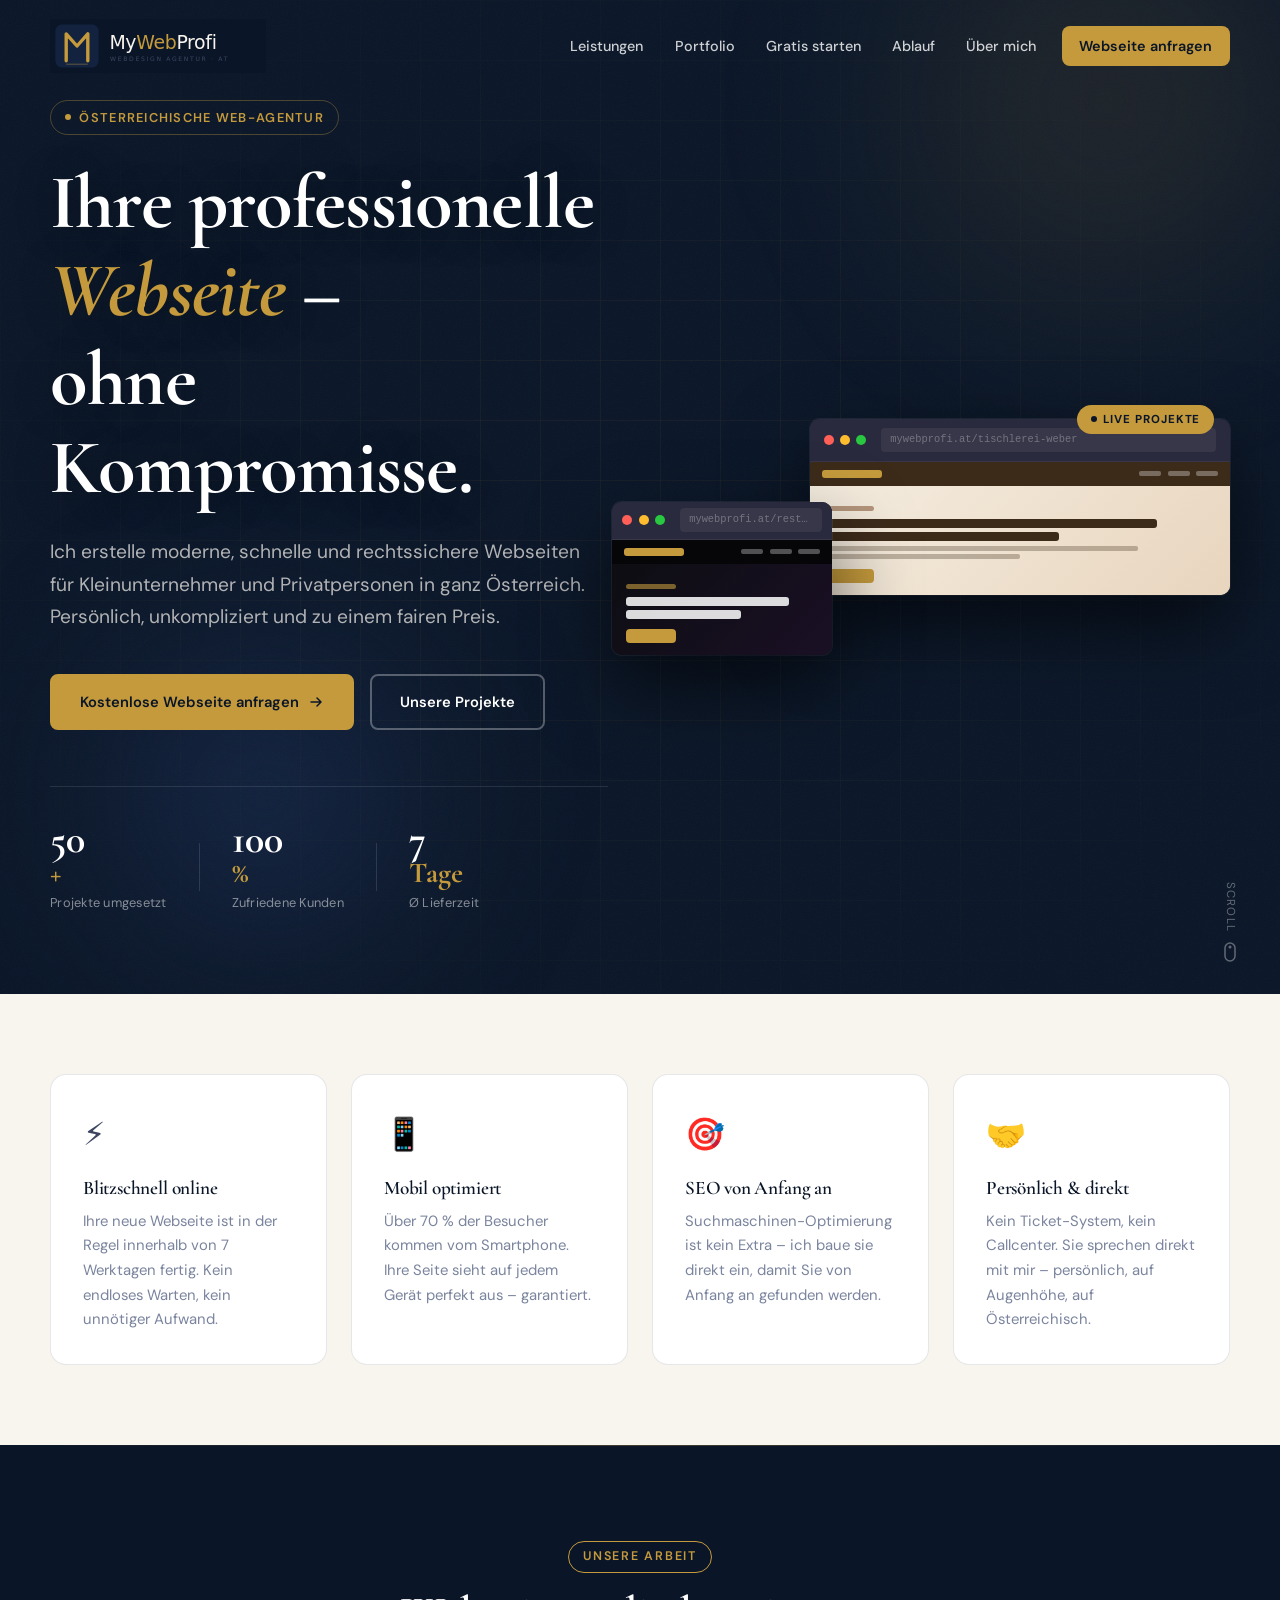
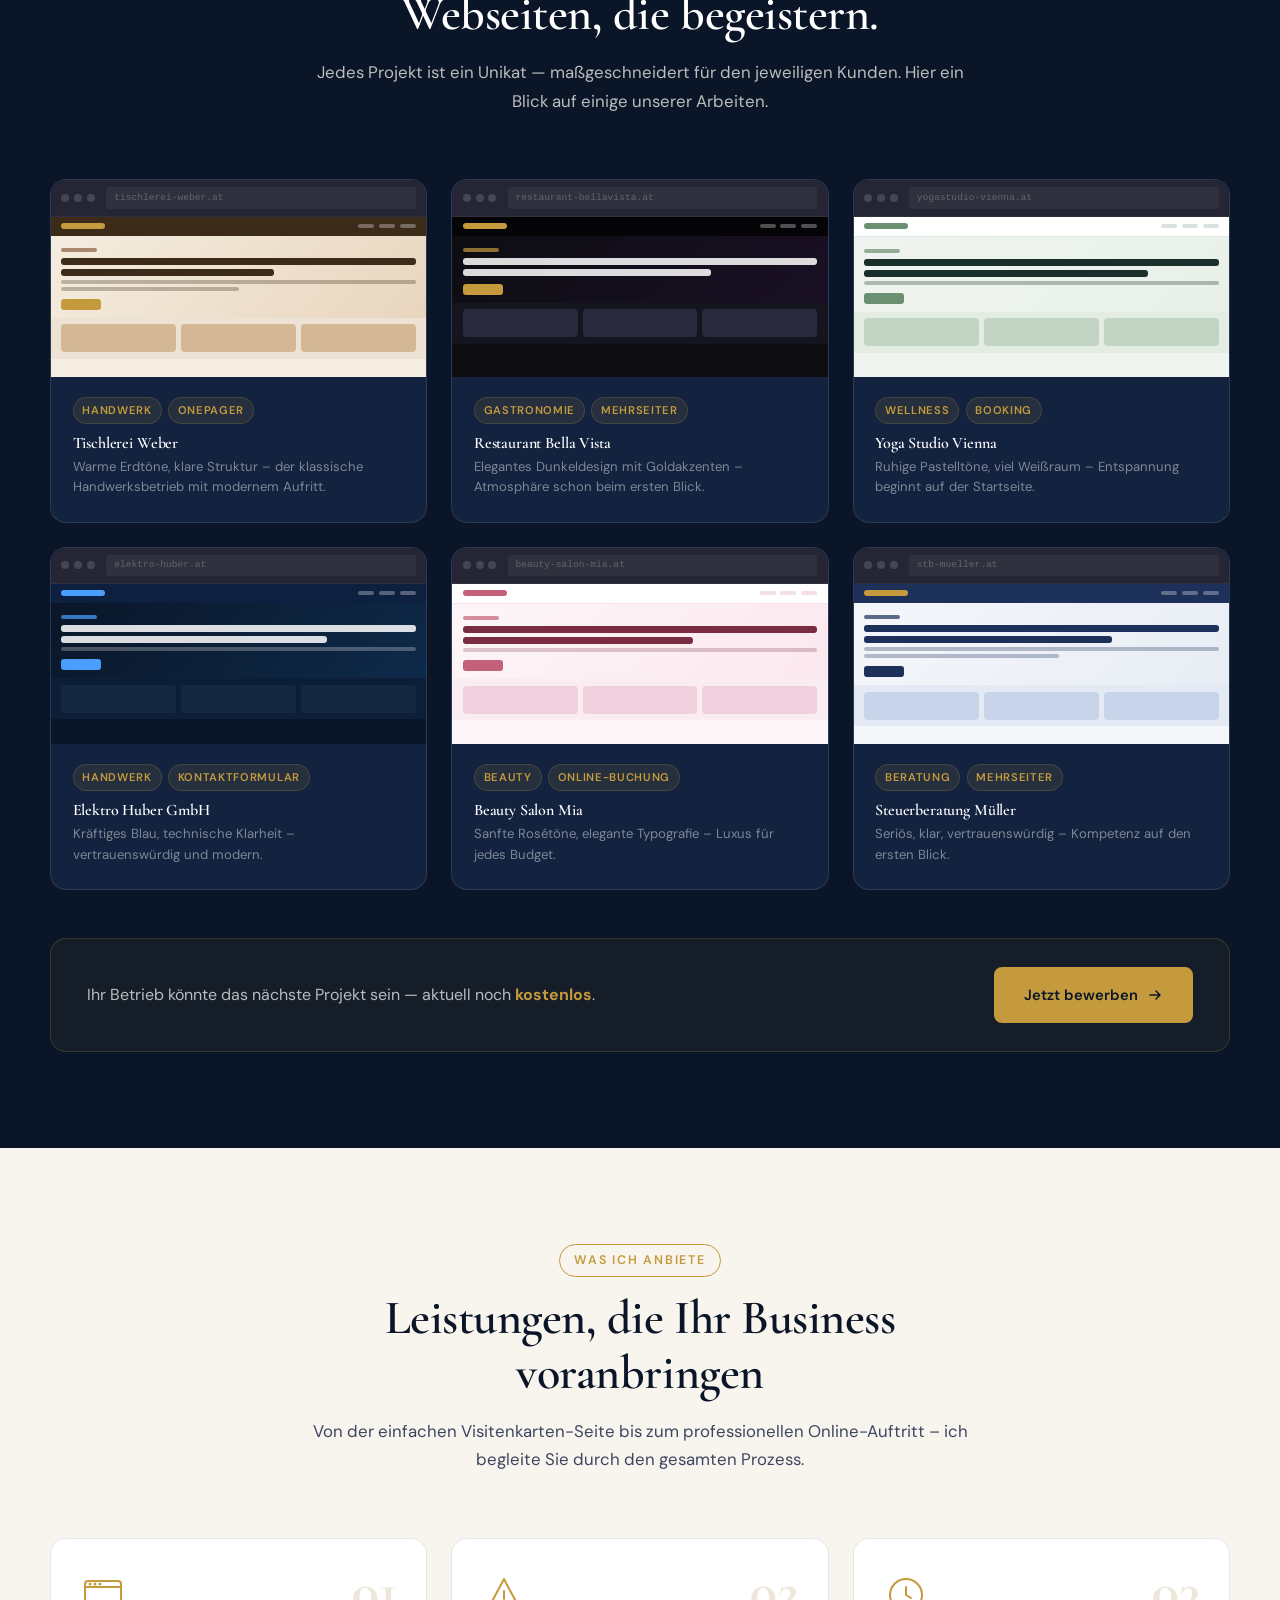
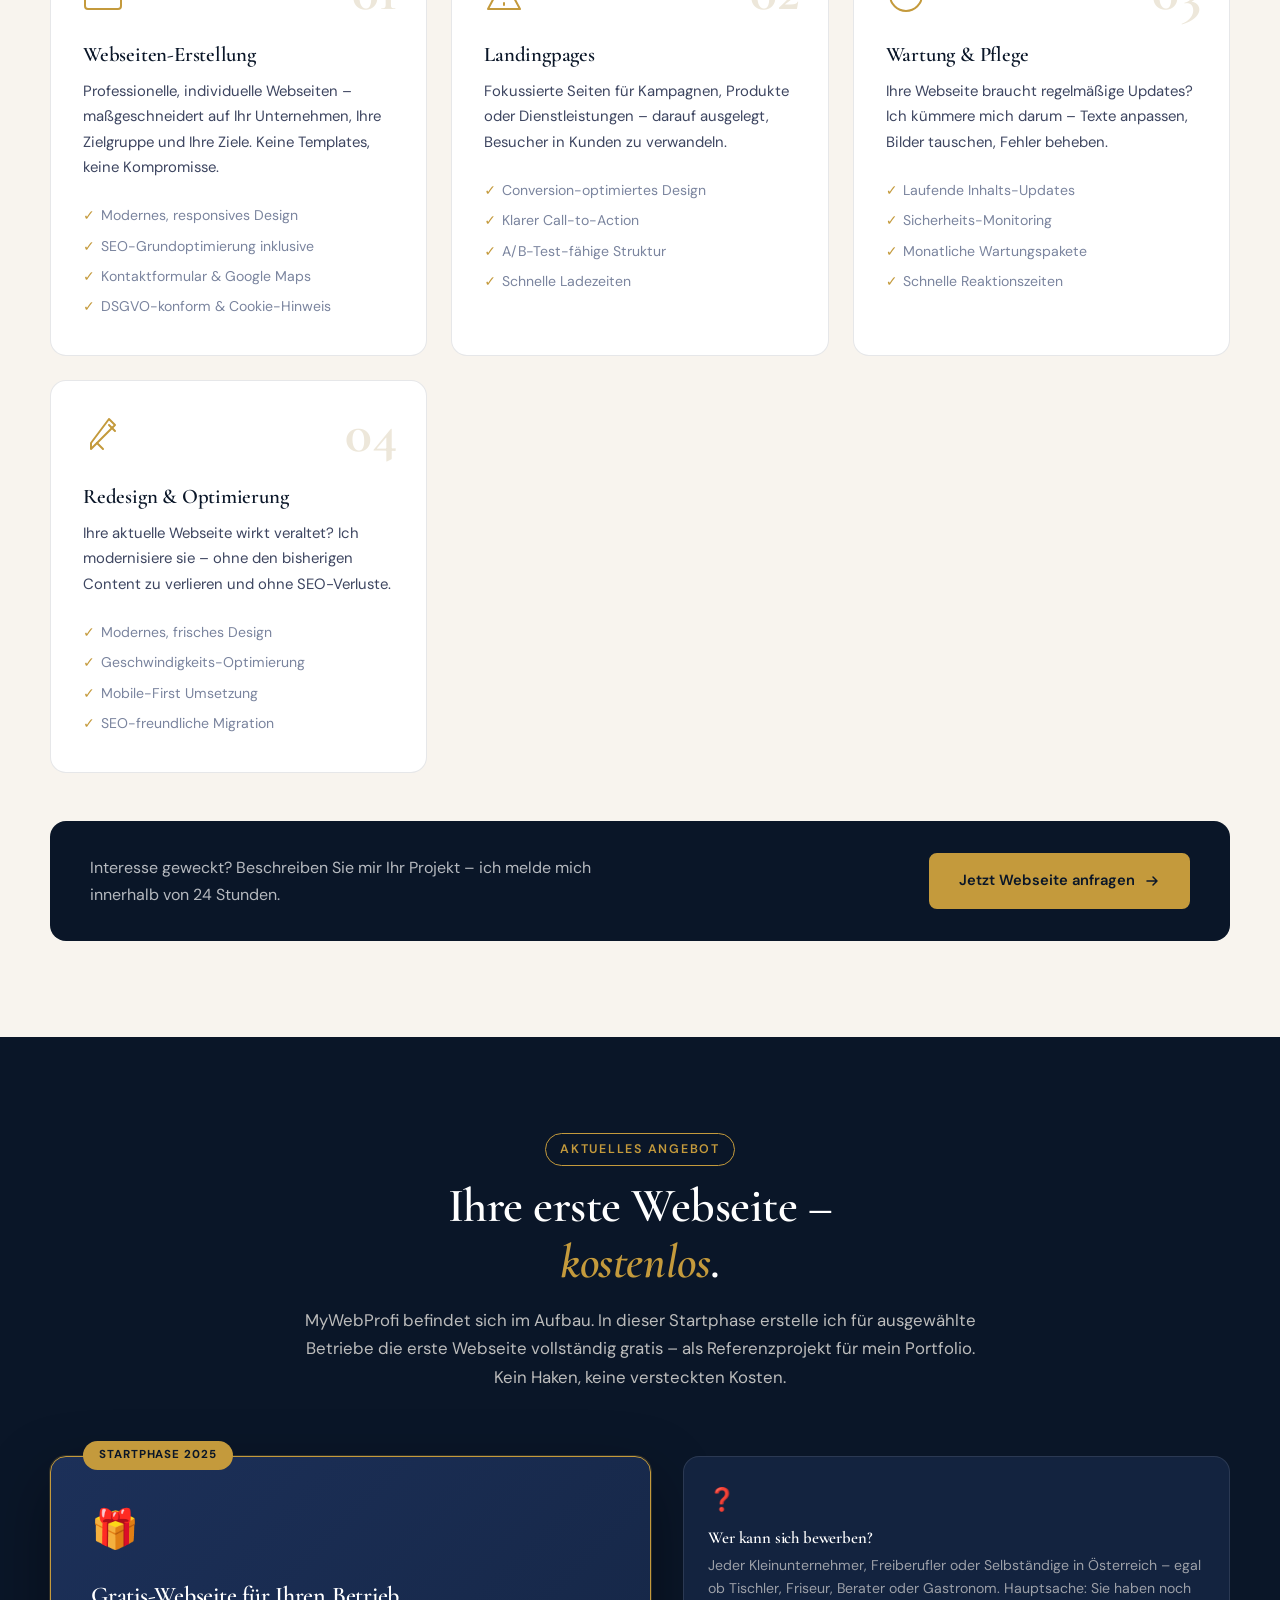
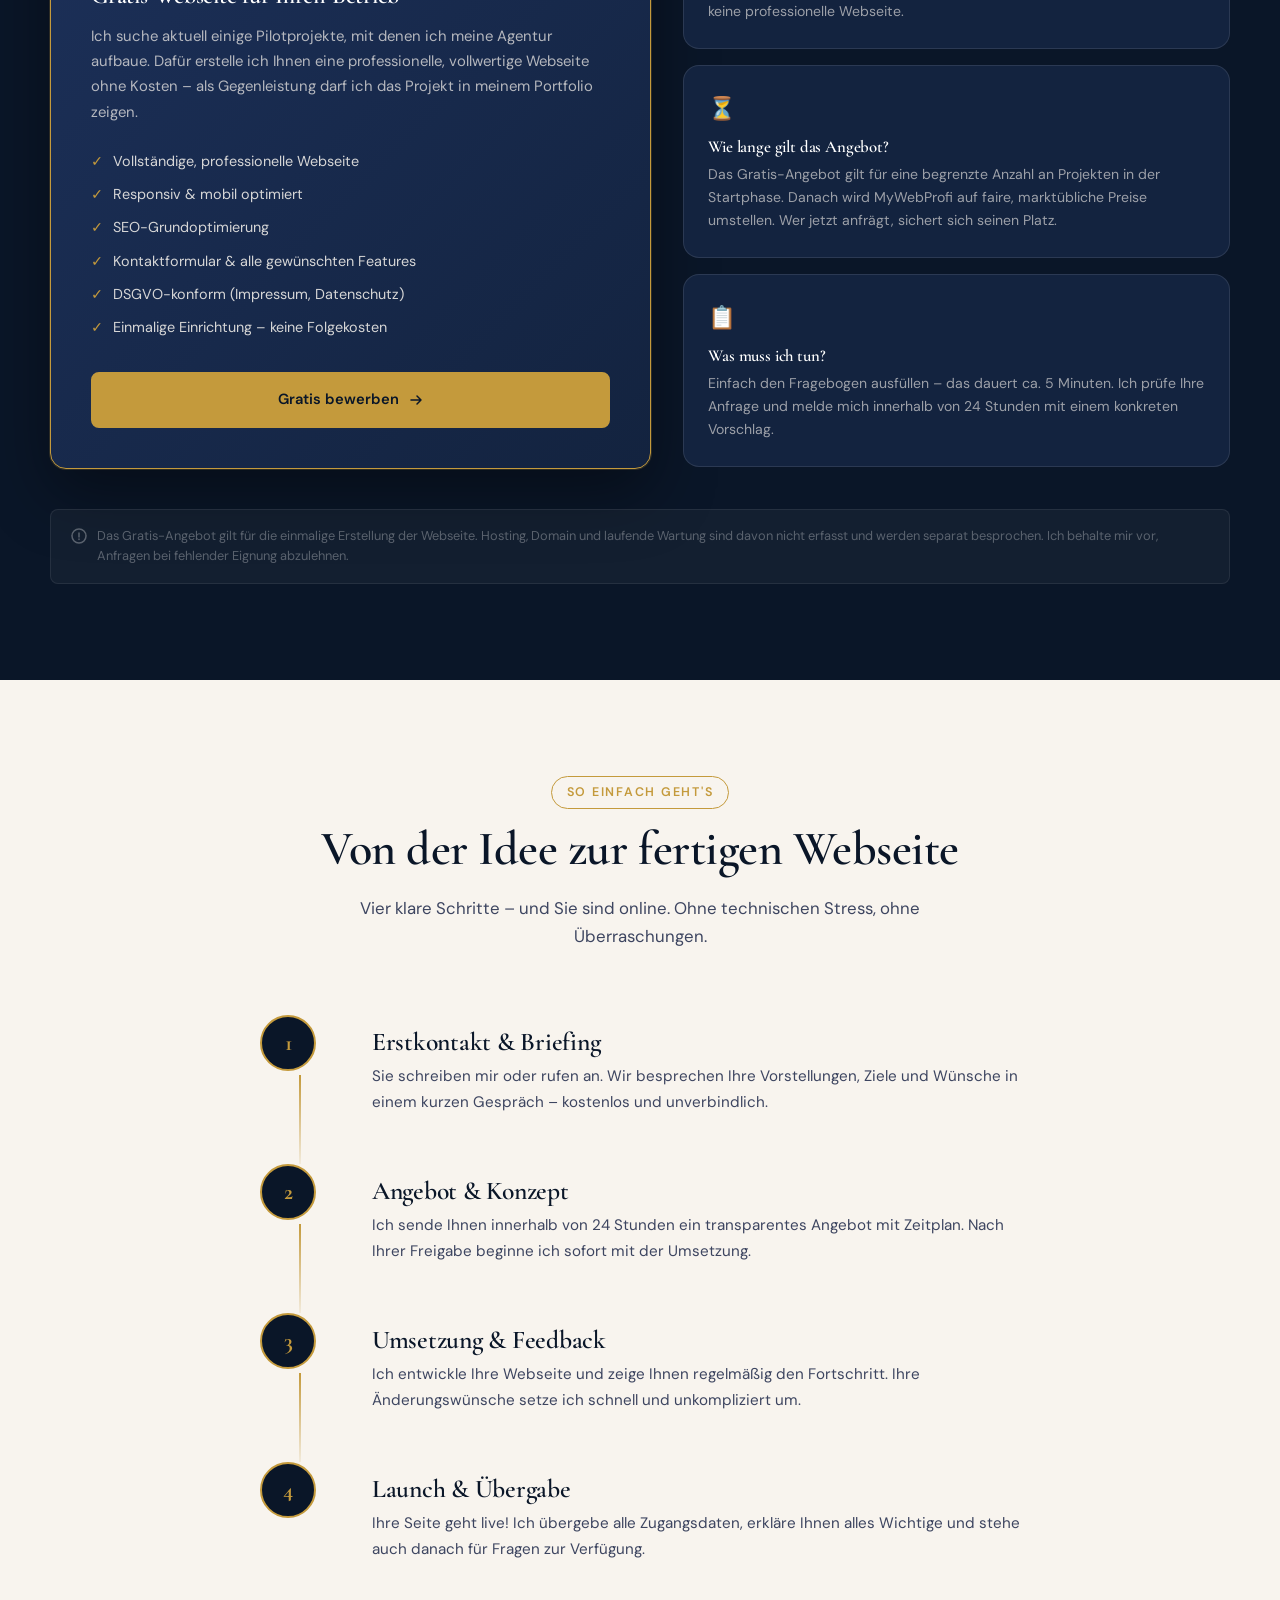
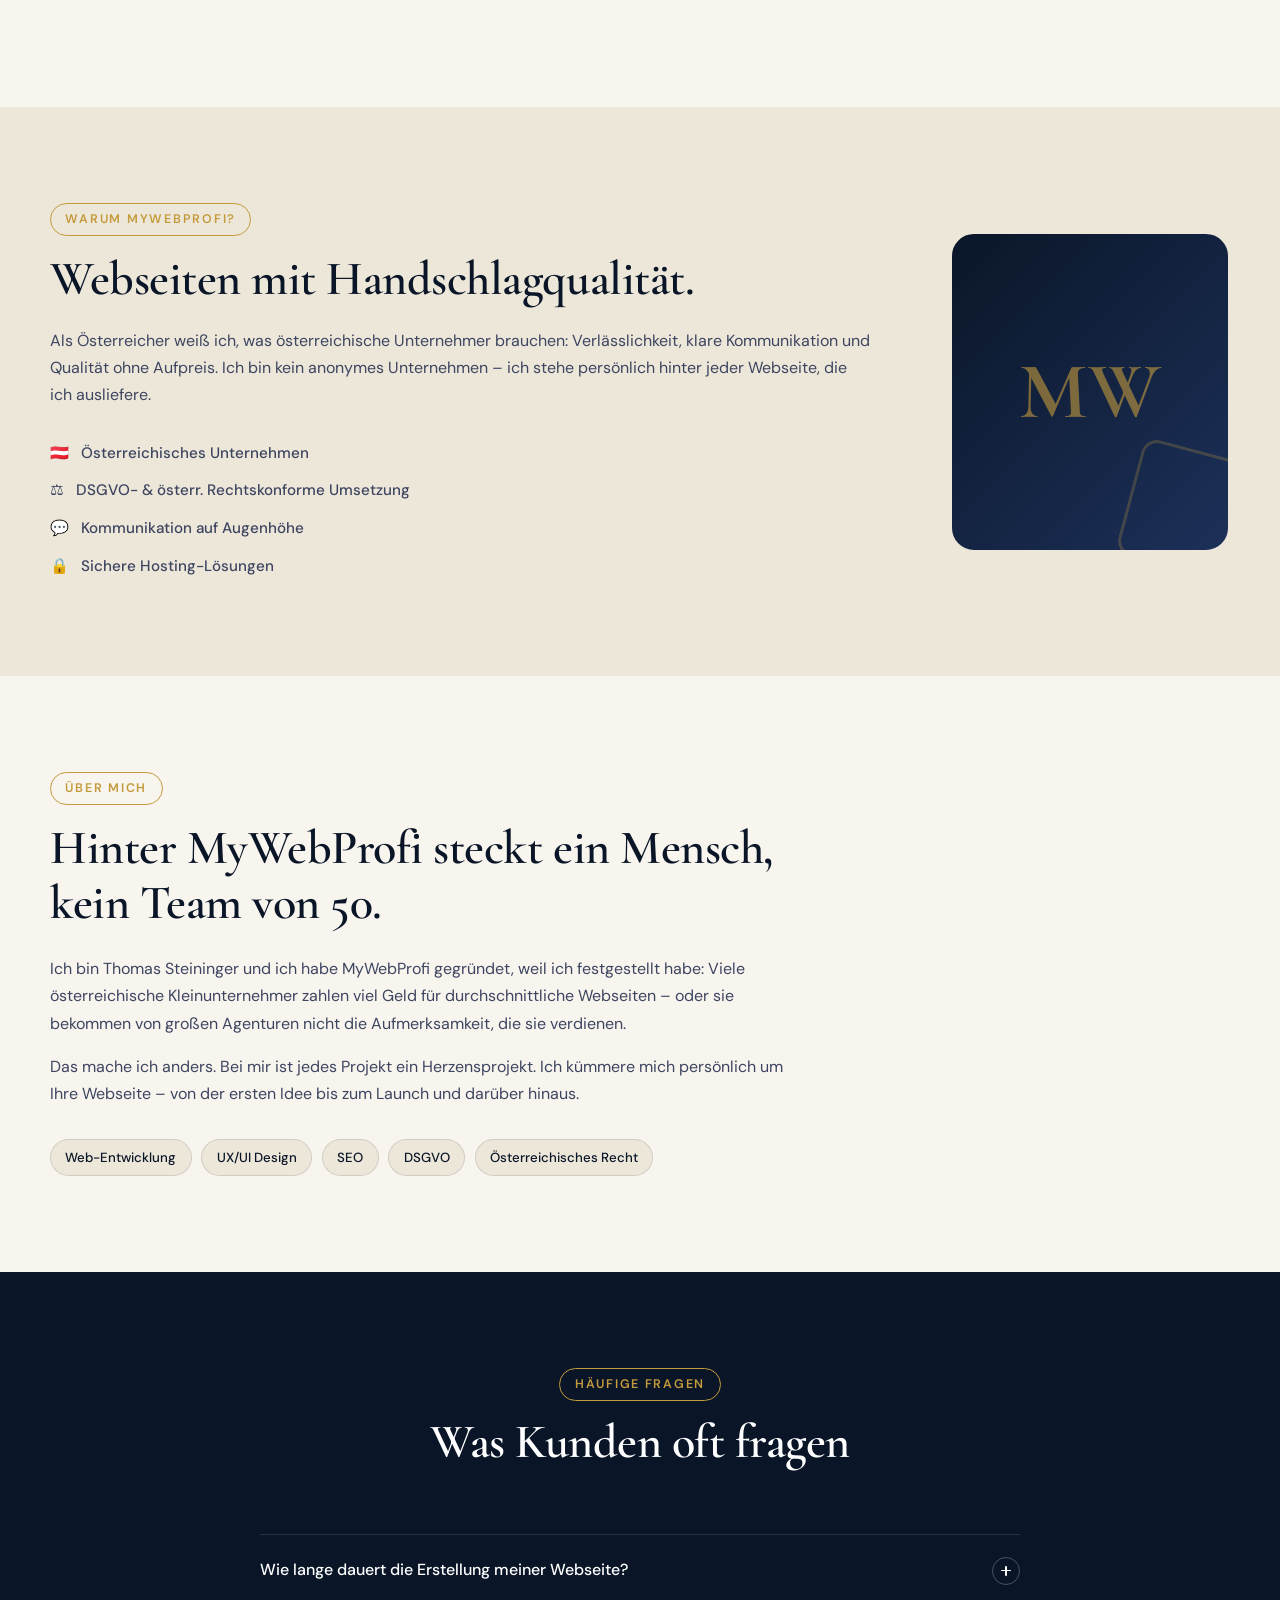
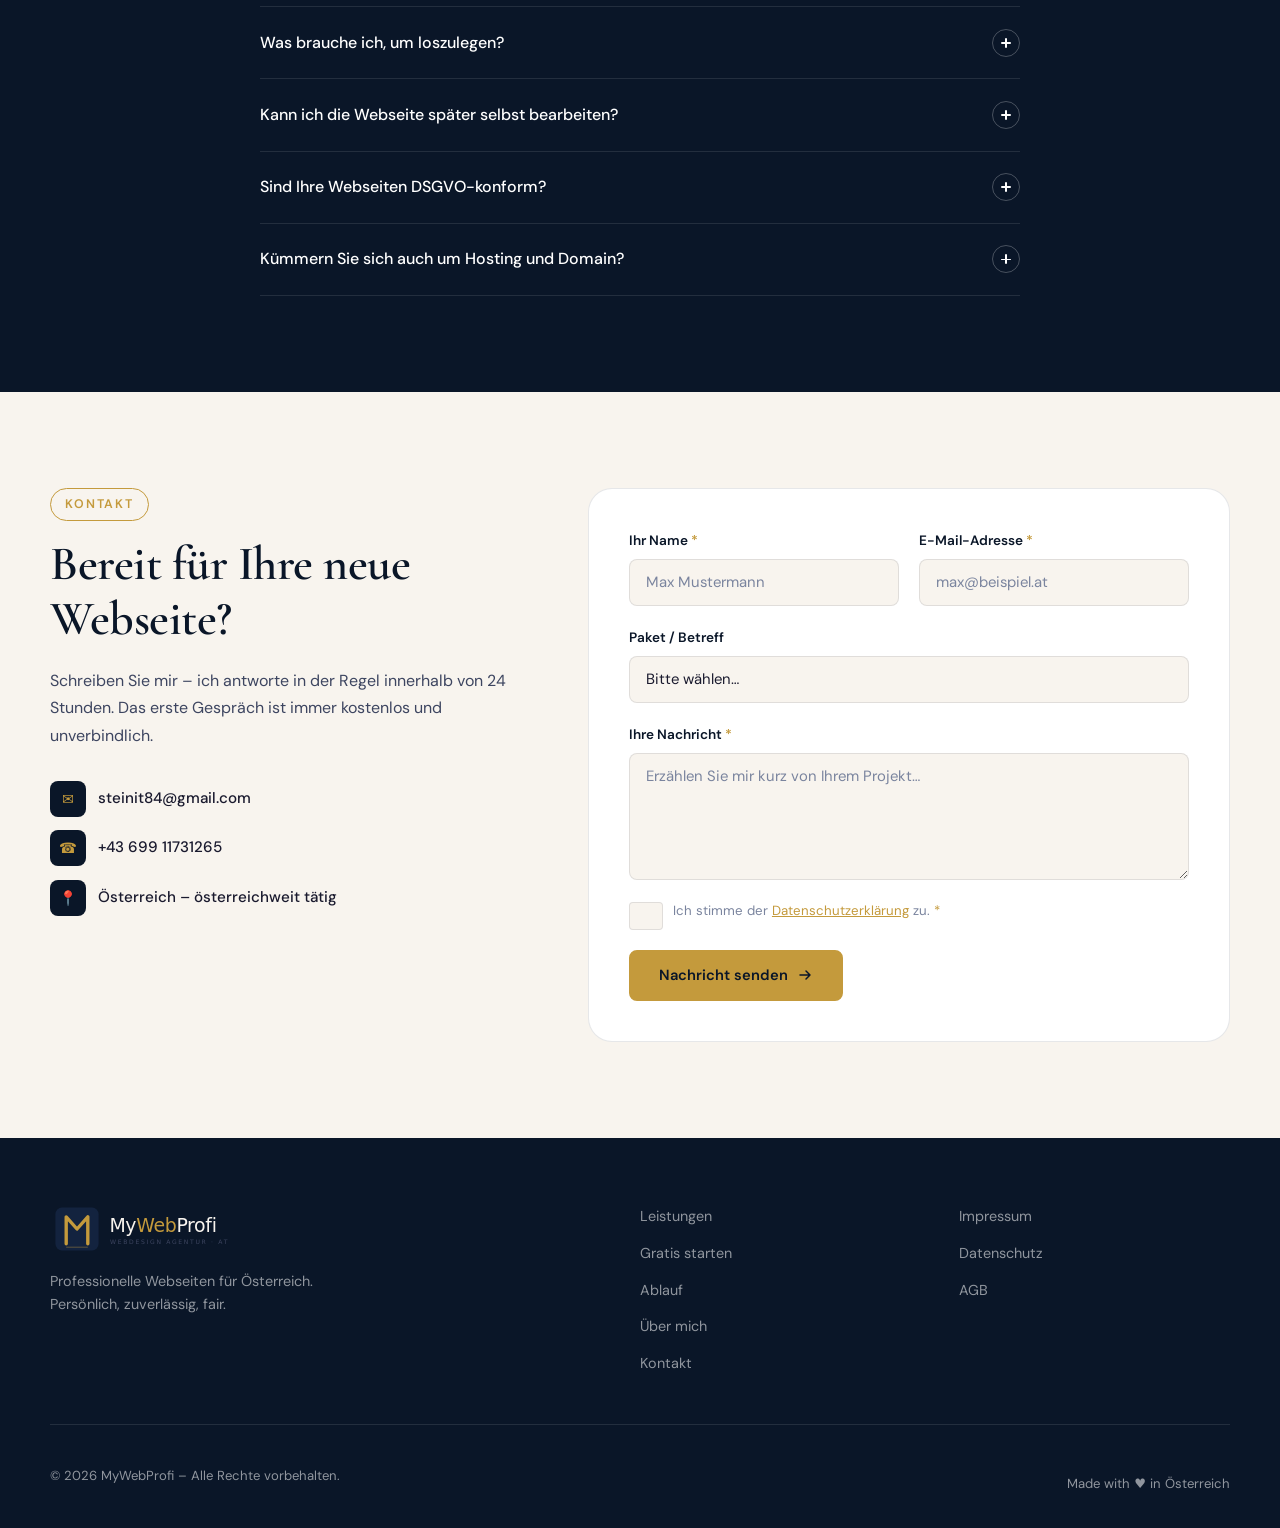
<file: index.html>
<!DOCTYPE html>
<html lang="de">
<head>
  <meta charset="UTF-8" />
  <meta name="viewport" content="width=device-width, initial-scale=1.0" />
  <title>MyWebProfi – Professionelle Webseiten für Österreich</title>
  <meta name="description" content="MyWebProfi erstellt professionelle, moderne Webseiten für Privat- und Kleinunternehmer in Österreich. Schnell, günstig, zuverlässig. Jetzt Angebot anfragen!" />
  <meta name="keywords" content="Webseite erstellen Österreich, Webdesign, Homepage, Kleinunternehmer, günstige Webseite" />
  <meta name="author" content="MyWebProfi" />

  <!-- Open Graph -->
  <meta property="og:title" content="MyWebProfi – Professionelle Webseiten für Österreich" />
  <meta property="og:description" content="Moderne, professionelle Webseiten für Kleinunternehmer und Privat­personen in Österreich. Schnell online – ohne Stress." />
  <meta property="og:type" content="website" />
  <meta property="og:url" content="https://mywebprofi.at" />
  <meta property="og:image" content="https://mywebprofi.at/og-image.jpg" />
  <meta property="og:locale" content="de_AT" />

  <!-- Twitter Card -->
  <meta name="twitter:card" content="summary_large_image" />
  <meta name="twitter:title" content="MyWebProfi – Professionelle Webseiten für Österreich" />
  <meta name="twitter:description" content="Moderne Webseiten für Kleinunternehmer in Österreich. Jetzt Angebot anfragen!" />

  <!-- Canonical -->
  <link rel="canonical" href="https://mywebprofi.at" />

  <!-- Fonts -->
  <link rel="preconnect" href="https://fonts.googleapis.com" />
  <link rel="preconnect" href="https://fonts.gstatic.com" crossorigin />
  <link href="https://fonts.googleapis.com/css2?family=Cormorant+Garamond:ital,wght@0,400;0,600;0,700;1,400&family=DM+Sans:wght@300;400;500;600&display=swap" rel="stylesheet" />

  <link rel="icon" type="image/svg+xml" href="mywebprofi_favicon.svg" />
  <link rel="stylesheet" href="style.css" />
</head>
<body>

  <!-- =================== NAVIGATION =================== -->
  <header class="site-header" id="site-header" role="banner">
    <nav class="nav-inner" aria-label="Hauptnavigation">
      <a href="#hero" class="logo" aria-label="MyWebProfi Startseite">
        <img src="mywebprofi_logo_dark.svg" alt="MyWebProfi Logo" class="logo-img" width="180" height="45" />
      </a>
      <button class="nav-toggle" id="nav-toggle" aria-label="Menü öffnen" aria-expanded="false" aria-controls="nav-links">
        <span></span><span></span><span></span>
      </button>
      <ul class="nav-links" id="nav-links" role="list">
        <li><a href="#leistungen">Leistungen</a></li>
        <li><a href="#portfolio">Portfolio</a></li>
        <li><a href="#startangebot">Gratis starten</a></li>
        <li><a href="#prozess">Ablauf</a></li>
        <li><a href="#ueber-mich">Über mich</a></li>
        <li><a href="kundenbrief.html" class="nav-cta">Webseite anfragen</a></li>
      </ul>
    </nav>
  </header>

  <main id="main-content">

    <!-- =================== HERO =================== -->
    <section class="hero" id="hero" aria-label="Willkommen">
      <div class="hero-bg" aria-hidden="true">
        <div class="hero-grid"></div>
        <div class="hero-glow glow-1"></div>
        <div class="hero-glow glow-2"></div>
        <div class="hero-grain"></div>
      </div>

      <div class="hero-inner container">
        <!-- Left: Text -->
        <div class="hero-content">
          <div class="hero-badge reveal">
            <span class="badge-dot" aria-hidden="true"></span>
            Österreichische Web-Agentur
          </div>
          <h1 class="hero-title reveal">
            Ihre professionelle<br />
            <em>Webseite</em> –<br />
            ohne Kompromisse.
          </h1>
          <p class="hero-subtitle reveal">
            Ich erstelle moderne, schnelle und rechtssichere Webseiten für
            Kleinunternehmer und Privat&shy;personen in ganz Österreich.
            Persönlich, unkompliziert und zu einem fairen Preis.
          </p>
          <div class="hero-actions reveal">
            <a href="kundenbrief.html" class="btn btn-primary">
              Kostenlose Webseite anfragen
              <svg width="16" height="16" viewBox="0 0 16 16" fill="none" aria-hidden="true"><path d="M3 8h10M9 4l4 4-4 4" stroke="currentColor" stroke-width="1.5" stroke-linecap="round" stroke-linejoin="round"/></svg>
            </a>
            <a href="#portfolio" class="btn btn-ghost">Unsere Projekte</a>
          </div>
          <div class="hero-stats reveal" role="list" aria-label="Statistiken">
            <div class="stat" role="listitem">
              <span class="stat-number" data-target="50">0</span><span class="stat-plus">+</span>
              <span class="stat-label">Projekte umgesetzt</span>
            </div>
            <div class="stat-divider" aria-hidden="true"></div>
            <div class="stat" role="listitem">
              <span class="stat-number" data-target="100">0</span><span class="stat-plus">%</span>
              <span class="stat-label">Zufriedene Kunden</span>
            </div>
            <div class="stat-divider" aria-hidden="true"></div>
            <div class="stat" role="listitem">
              <span class="stat-number" data-target="7">0</span><span class="stat-plus"> Tage</span>
              <span class="stat-label">Ø Lieferzeit</span>
            </div>
          </div>
        </div>

        <!-- Right: Floating Browser Mockup -->
        <div class="hero-mockup reveal" aria-hidden="true">
          <div class="browser-window browser-main">
            <div class="browser-bar">
              <span class="browser-dot" style="background:#ff5f57"></span>
              <span class="browser-dot" style="background:#febc2e"></span>
              <span class="browser-dot" style="background:#28c840"></span>
              <div class="browser-url">mywebprofi.at/tischlerei-weber</div>
            </div>
            <div class="browser-screen bs-holz">
              <div class="bs-nav">
                <div class="bs-logo-bar"></div>
                <div class="bs-nav-links"><span></span><span></span><span></span></div>
              </div>
              <div class="bs-hero-area">
                <div class="bs-tag"></div>
                <div class="bs-h1"></div>
                <div class="bs-h1 short"></div>
                <div class="bs-sub"></div>
                <div class="bs-sub half"></div>
                <div class="bs-cta"></div>
              </div>
            </div>
          </div>
          <!-- Floating second mockup -->
          <div class="browser-window browser-float">
            <div class="browser-bar mini">
              <span class="browser-dot" style="background:#ff5f57"></span>
              <span class="browser-dot" style="background:#febc2e"></span>
              <span class="browser-dot" style="background:#28c840"></span>
              <div class="browser-url">mywebprofi.at/restaurant-bella</div>
            </div>
            <div class="browser-screen bs-restaurant">
              <div class="bs-nav dark-nav">
                <div class="bs-logo-bar light"></div>
                <div class="bs-nav-links light"><span></span><span></span><span></span></div>
              </div>
              <div class="bs-hero-area dark-hero">
                <div class="bs-tag gold"></div>
                <div class="bs-h1 light"></div>
                <div class="bs-h1 short light"></div>
                <div class="bs-cta gold"></div>
              </div>
            </div>
          </div>
          <!-- Deko-Label -->
          <div class="mockup-label">
            <span class="mockup-dot"></span>
            Live Projekte
          </div>
        </div>
      </div>

      <div class="hero-scroll-hint" aria-hidden="true">
        <span>Scroll</span>
        <svg width="12" height="20" viewBox="0 0 12 20" fill="none"><rect x="1" y="1" width="10" height="18" rx="5" stroke="currentColor" stroke-width="1.5"/><circle cx="6" cy="5" r="1.5" fill="currentColor" class="scroll-dot"/></svg>
      </div>
    </section>

    <!-- =================== USPs =================== -->
    <section class="usps" aria-label="Unsere Stärken">
      <div class="container">
        <div class="usps-grid">
          <div class="usp-card reveal">
            <div class="usp-icon" aria-hidden="true">⚡</div>
            <h3>Blitzschnell online</h3>
            <p>Ihre neue Webseite ist in der Regel innerhalb von 7 Werktagen fertig. Kein endloses Warten, kein unnötiger Aufwand.</p>
          </div>
          <div class="usp-card reveal">
            <div class="usp-icon" aria-hidden="true">📱</div>
            <h3>Mobil optimiert</h3>
            <p>Über 70 % der Besucher kommen vom Smartphone. Ihre Seite sieht auf jedem Gerät perfekt aus – garantiert.</p>
          </div>
          <div class="usp-card reveal">
            <div class="usp-icon" aria-hidden="true">🎯</div>
            <h3>SEO von Anfang an</h3>
            <p>Suchmaschinen-Optimierung ist kein Extra – ich baue sie direkt ein, damit Sie von Anfang an gefunden werden.</p>
          </div>
          <div class="usp-card reveal">
            <div class="usp-icon" aria-hidden="true">🤝</div>
            <h3>Persönlich & direkt</h3>
            <p>Kein Ticket-System, kein Callcenter. Sie sprechen direkt mit mir – persönlich, auf Augenhöhe, auf Österreichisch.</p>
          </div>
        </div>
      </div>
    </section>

    <!-- =================== PORTFOLIO =================== -->
    <section class="portfolio section section-dark" id="portfolio" aria-labelledby="portfolio-title">
      <div class="container">
        <div class="section-header reveal">
          <span class="section-label">Unsere Arbeit</span>
          <h2 id="portfolio-title">Webseiten, die begeistern.</h2>
          <p>Jedes Projekt ist ein Unikat — maßgeschneidert für den jeweiligen Kunden. Hier ein Blick auf einige unserer Arbeiten.</p>
        </div>

        <div class="portfolio-grid">

          <!-- Projekt 1: Tischlerei -->
          <article class="portfolio-card reveal" aria-label="Projekt: Tischlerei Weber">
            <div class="pf-browser">
              <div class="pf-bar">
                <span class="pf-dot"></span><span class="pf-dot"></span><span class="pf-dot"></span>
                <span class="pf-url">tischlerei-weber.at</span>
              </div>
              <div class="pf-screen pf-holz">
                <div class="pf-snav"><div class="pf-slogo"></div><div class="pf-slinks"><i></i><i></i><i></i></div></div>
                <div class="pf-shero">
                  <div class="pf-stag"></div>
                  <div class="pf-sh1"></div>
                  <div class="pf-sh1 w60"></div>
                  <div class="pf-sp"></div>
                  <div class="pf-sp w50"></div>
                  <div class="pf-sbtn"></div>
                </div>
                <div class="pf-scards">
                  <div class="pf-sc"></div><div class="pf-sc"></div><div class="pf-sc"></div>
                </div>
              </div>
            </div>
            <div class="pf-info">
              <div class="pf-tags">
                <span class="pf-tag">Handwerk</span>
                <span class="pf-tag">Onepager</span>
              </div>
              <h3>Tischlerei Weber</h3>
              <p>Warme Erdtöne, klare Struktur – der klassische Handwerksbetrieb mit modernem Aufritt.</p>
            </div>
          </article>

          <!-- Projekt 2: Restaurant -->
          <article class="portfolio-card reveal" aria-label="Projekt: Restaurant Bella Vista">
            <div class="pf-browser">
              <div class="pf-bar">
                <span class="pf-dot"></span><span class="pf-dot"></span><span class="pf-dot"></span>
                <span class="pf-url">restaurant-bellavista.at</span>
              </div>
              <div class="pf-screen pf-restaurant">
                <div class="pf-snav dark"><div class="pf-slogo light"></div><div class="pf-slinks light"><i></i><i></i><i></i></div></div>
                <div class="pf-shero dark-hero">
                  <div class="pf-stag gold"></div>
                  <div class="pf-sh1 light"></div>
                  <div class="pf-sh1 w70 light"></div>
                  <div class="pf-sbtn gold"></div>
                </div>
                <div class="pf-scards dark-cards">
                  <div class="pf-sc dark"></div><div class="pf-sc dark"></div><div class="pf-sc dark"></div>
                </div>
              </div>
            </div>
            <div class="pf-info">
              <div class="pf-tags">
                <span class="pf-tag">Gastronomie</span>
                <span class="pf-tag">Mehrseiter</span>
              </div>
              <h3>Restaurant Bella Vista</h3>
              <p>Elegantes Dunkeldesign mit Goldakzenten – Atmosphäre schon beim ersten Blick.</p>
            </div>
          </article>

          <!-- Projekt 3: Yoga -->
          <article class="portfolio-card reveal" aria-label="Projekt: Yoga Studio Vienna">
            <div class="pf-browser">
              <div class="pf-bar">
                <span class="pf-dot"></span><span class="pf-dot"></span><span class="pf-dot"></span>
                <span class="pf-url">yogastudio-vienna.at</span>
              </div>
              <div class="pf-screen pf-yoga">
                <div class="pf-snav"><div class="pf-slogo sage"></div><div class="pf-slinks"><i></i><i></i><i></i></div></div>
                <div class="pf-shero yoga-hero">
                  <div class="pf-stag sage"></div>
                  <div class="pf-sh1 navy"></div>
                  <div class="pf-sh1 w80 navy"></div>
                  <div class="pf-sp navy-muted"></div>
                  <div class="pf-sbtn sage-btn"></div>
                </div>
                <div class="pf-scards yoga-cards">
                  <div class="pf-sc sage-c"></div><div class="pf-sc sage-c"></div><div class="pf-sc sage-c"></div>
                </div>
              </div>
            </div>
            <div class="pf-info">
              <div class="pf-tags">
                <span class="pf-tag">Wellness</span>
                <span class="pf-tag">Booking</span>
              </div>
              <h3>Yoga Studio Vienna</h3>
              <p>Ruhige Pastelltöne, viel Weißraum – Entspannung beginnt auf der Startseite.</p>
            </div>
          </article>

          <!-- Projekt 4: Elektro -->
          <article class="portfolio-card reveal" aria-label="Projekt: Elektro Huber GmbH">
            <div class="pf-browser">
              <div class="pf-bar">
                <span class="pf-dot"></span><span class="pf-dot"></span><span class="pf-dot"></span>
                <span class="pf-url">elektro-huber.at</span>
              </div>
              <div class="pf-screen pf-elektro">
                <div class="pf-snav elekt"><div class="pf-slogo light"></div><div class="pf-slinks light"><i></i><i></i><i></i></div></div>
                <div class="pf-shero elekt-hero">
                  <div class="pf-stag elekt-tag"></div>
                  <div class="pf-sh1 light"></div>
                  <div class="pf-sh1 w75 light"></div>
                  <div class="pf-sp light-muted"></div>
                  <div class="pf-sbtn elekt-btn"></div>
                </div>
                <div class="pf-scards elekt-cards">
                  <div class="pf-sc elekt-c"></div><div class="pf-sc elekt-c"></div><div class="pf-sc elekt-c"></div>
                </div>
              </div>
            </div>
            <div class="pf-info">
              <div class="pf-tags">
                <span class="pf-tag">Handwerk</span>
                <span class="pf-tag">Kontaktformular</span>
              </div>
              <h3>Elektro Huber GmbH</h3>
              <p>Kräftiges Blau, technische Klarheit – vertrauenswürdig und modern.</p>
            </div>
          </article>

          <!-- Projekt 5: Beauty -->
          <article class="portfolio-card reveal" aria-label="Projekt: Beauty Salon Mia">
            <div class="pf-browser">
              <div class="pf-bar">
                <span class="pf-dot"></span><span class="pf-dot"></span><span class="pf-dot"></span>
                <span class="pf-url">beauty-salon-mia.at</span>
              </div>
              <div class="pf-screen pf-beauty">
                <div class="pf-snav beauty-nav"><div class="pf-slogo rose"></div><div class="pf-slinks"><i></i><i></i><i></i></div></div>
                <div class="pf-shero beauty-hero">
                  <div class="pf-stag rose"></div>
                  <div class="pf-sh1 dark-rose"></div>
                  <div class="pf-sh1 w65 dark-rose"></div>
                  <div class="pf-sp muted-rose"></div>
                  <div class="pf-sbtn rose-btn"></div>
                </div>
                <div class="pf-scards beauty-cards">
                  <div class="pf-sc rose-c"></div><div class="pf-sc rose-c"></div><div class="pf-sc rose-c"></div>
                </div>
              </div>
            </div>
            <div class="pf-info">
              <div class="pf-tags">
                <span class="pf-tag">Beauty</span>
                <span class="pf-tag">Online-Buchung</span>
              </div>
              <h3>Beauty Salon Mia</h3>
              <p>Sanfte Rosétöne, elegante Typografie – Luxus für jedes Budget.</p>
            </div>
          </article>

          <!-- Projekt 6: Steuerberatung -->
          <article class="portfolio-card reveal" aria-label="Projekt: Steuerberatung Müller">
            <div class="pf-browser">
              <div class="pf-bar">
                <span class="pf-dot"></span><span class="pf-dot"></span><span class="pf-dot"></span>
                <span class="pf-url">stb-mueller.at</span>
              </div>
              <div class="pf-screen pf-stb">
                <div class="pf-snav stb-nav"><div class="pf-slogo stb-logo"></div><div class="pf-slinks stb-links"><i></i><i></i><i></i></div></div>
                <div class="pf-shero stb-hero">
                  <div class="pf-stag stb-tag"></div>
                  <div class="pf-sh1"></div>
                  <div class="pf-sh1 w70"></div>
                  <div class="pf-sp"></div>
                  <div class="pf-sp w55"></div>
                  <div class="pf-sbtn stb-btn"></div>
                </div>
                <div class="pf-scards stb-cards">
                  <div class="pf-sc stb-c"></div><div class="pf-sc stb-c"></div><div class="pf-sc stb-c"></div>
                </div>
              </div>
            </div>
            <div class="pf-info">
              <div class="pf-tags">
                <span class="pf-tag">Beratung</span>
                <span class="pf-tag">Mehrseiter</span>
              </div>
              <h3>Steuerberatung Müller</h3>
              <p>Seriös, klar, vertrauenswürdig – Kompetenz auf den ersten Blick.</p>
            </div>
          </article>

        </div><!-- /portfolio-grid -->

        <div class="portfolio-cta reveal">
          <p>Ihr Betrieb könnte das nächste Projekt sein — aktuell noch <strong>kostenlos</strong>.</p>
          <a href="kundenbrief.html" class="btn btn-primary">
            Jetzt bewerben
            <svg width="16" height="16" viewBox="0 0 16 16" fill="none" aria-hidden="true"><path d="M3 8h10M9 4l4 4-4 4" stroke="currentColor" stroke-width="1.5" stroke-linecap="round" stroke-linejoin="round"/></svg>
          </a>
        </div>

      </div>
    </section>

    <!-- =================== LEISTUNGEN =================== -->
    <section class="leistungen section" id="leistungen" aria-labelledby="leistungen-title">
      <div class="container">
        <div class="section-header reveal">
          <span class="section-label">Was ich anbiete</span>
          <h2 id="leistungen-title">Leistungen, die Ihr Business voranbringen</h2>
          <p>Von der einfachen Visitenkarten-Seite bis zum professionellen Online-Auftritt – ich begleite Sie durch den gesamten Prozess.</p>
        </div>
        <div class="leistungen-grid">
          <article class="leistung-card reveal" aria-label="Webseiten-Erstellung">
            <div class="leistung-num" aria-hidden="true">01</div>
            <div class="leistung-icon" aria-hidden="true">
              <svg viewBox="0 0 40 40" fill="none" xmlns="http://www.w3.org/2000/svg" width="40" height="40"><rect x="2" y="6" width="36" height="28" rx="3" stroke="currentColor" stroke-width="2"/><path d="M2 12h36" stroke="currentColor" stroke-width="2"/><circle cx="7" cy="9" r="1.5" fill="currentColor"/><circle cx="12" cy="9" r="1.5" fill="currentColor"/><circle cx="17" cy="9" r="1.5" fill="currentColor"/></svg>
            </div>
            <h3>Webseiten-Erstellung</h3>
            <p>Professionelle, individuelle Webseiten – maßgeschneidert auf Ihr Unternehmen, Ihre Zielgruppe und Ihre Ziele. Keine Templates, keine Kompromisse.</p>
            <ul class="leistung-features" role="list">
              <li>Modernes, responsives Design</li>
              <li>SEO-Grundoptimierung inklusive</li>
              <li>Kontaktformular & Google Maps</li>
              <li>DSGVO-konform & Cookie-Hinweis</li>
            </ul>
          </article>

          <article class="leistung-card reveal" aria-label="Landingpages">
            <div class="leistung-num" aria-hidden="true">02</div>
            <div class="leistung-icon" aria-hidden="true">
              <svg viewBox="0 0 40 40" fill="none" xmlns="http://www.w3.org/2000/svg" width="40" height="40"><path d="M20 4L36 34H4L20 4Z" stroke="currentColor" stroke-width="2" stroke-linejoin="round"/><path d="M20 16v8M20 28v2" stroke="currentColor" stroke-width="2" stroke-linecap="round"/></svg>
            </div>
            <h3>Landingpages</h3>
            <p>Fokussierte Seiten für Kampagnen, Produkte oder Dienstleistungen – darauf ausgelegt, Besucher in Kunden zu verwandeln.</p>
            <ul class="leistung-features" role="list">
              <li>Conversion-optimiertes Design</li>
              <li>Klarer Call-to-Action</li>
              <li>A/B-Test-fähige Struktur</li>
              <li>Schnelle Ladezeiten</li>
            </ul>
          </article>

          <article class="leistung-card reveal" aria-label="Wartung & Pflege">
            <div class="leistung-num" aria-hidden="true">03</div>
            <div class="leistung-icon" aria-hidden="true">
              <svg viewBox="0 0 40 40" fill="none" xmlns="http://www.w3.org/2000/svg" width="40" height="40"><circle cx="20" cy="20" r="16" stroke="currentColor" stroke-width="2"/><path d="M20 12v8l5 3" stroke="currentColor" stroke-width="2" stroke-linecap="round" stroke-linejoin="round"/></svg>
            </div>
            <h3>Wartung & Pflege</h3>
            <p>Ihre Webseite braucht regelmäßige Updates? Ich kümmere mich darum – Texte anpassen, Bilder tauschen, Fehler beheben.</p>
            <ul class="leistung-features" role="list">
              <li>Laufende Inhalts-Updates</li>
              <li>Sicherheits-Monitoring</li>
              <li>Monatliche Wartungspakete</li>
              <li>Schnelle Reaktionszeiten</li>
            </ul>
          </article>

          <article class="leistung-card reveal" aria-label="Redesign & Optimierung">
            <div class="leistung-num" aria-hidden="true">04</div>
            <div class="leistung-icon" aria-hidden="true">
              <svg viewBox="0 0 40 40" fill="none" xmlns="http://www.w3.org/2000/svg" width="40" height="40"><path d="M8 32l6-6 18-18-6-6L8 26v6z" stroke="currentColor" stroke-width="2" stroke-linejoin="round"/><path d="M26 8l6 6M14 26l6 6" stroke="currentColor" stroke-width="2" stroke-linecap="round"/></svg>
            </div>
            <h3>Redesign & Optimierung</h3>
            <p>Ihre aktuelle Webseite wirkt veraltet? Ich modernisiere sie – ohne den bisherigen Content zu verlieren und ohne SEO-Verluste.</p>
            <ul class="leistung-features" role="list">
              <li>Modernes, frisches Design</li>
              <li>Geschwindigkeits-Optimierung</li>
              <li>Mobile-First Umsetzung</li>
              <li>SEO-freundliche Migration</li>
            </ul>
          </article>
        </div>

        <!-- CTA unter Leistungen -->
        <div class="leistungen-cta reveal">
          <p>Interesse geweckt? Beschreiben Sie mir Ihr Projekt – ich melde mich innerhalb von 24&nbsp;Stunden.</p>
          <a href="kundenbrief.html" class="btn btn-primary">
            Jetzt Webseite anfragen
            <svg width="16" height="16" viewBox="0 0 16 16" fill="none" aria-hidden="true"><path d="M3 8h10M9 4l4 4-4 4" stroke="currentColor" stroke-width="1.5" stroke-linecap="round" stroke-linejoin="round"/></svg>
          </a>
        </div>

      </div>
    </section>

    <!-- =================== STARTANGEBOT =================== -->
    <section class="startangebot section section-dark" id="startangebot" aria-labelledby="startangebot-title">
      <div class="container">
        <div class="section-header reveal">
          <span class="section-label">Aktuelles Angebot</span>
          <h2 id="startangebot-title">Ihre erste Webseite –<br /><em>kostenlos</em>.</h2>
          <p>MyWebProfi befindet sich im Aufbau. In dieser Startphase erstelle ich für ausgewählte Betriebe die erste Webseite vollständig gratis – als Referenzprojekt für mein Portfolio. Kein Haken, keine versteckten Kosten.</p>
        </div>

        <div class="startangebot-grid">

          <div class="sa-card sa-main reveal">
            <div class="sa-badge">Startphase 2025</div>
            <div class="sa-icon" aria-hidden="true">🎁</div>
            <h3>Gratis-Webseite für Ihren Betrieb</h3>
            <p>Ich suche aktuell einige Pilotprojekte, mit denen ich meine Agentur aufbaue. Dafür erstelle ich Ihnen eine professionelle, vollwertige Webseite ohne Kosten – als Gegenleistung darf ich das Projekt in meinem Portfolio zeigen.</p>
            <ul class="sa-features" role="list">
              <li><span aria-hidden="true">✓</span> Vollständige, professionelle Webseite</li>
              <li><span aria-hidden="true">✓</span> Responsiv & mobil optimiert</li>
              <li><span aria-hidden="true">✓</span> SEO-Grundoptimierung</li>
              <li><span aria-hidden="true">✓</span> Kontaktformular & alle gewünschten Features</li>
              <li><span aria-hidden="true">✓</span> DSGVO-konform (Impressum, Datenschutz)</li>
              <li><span aria-hidden="true">✓</span> Einmalige Einrichtung – keine Folgekosten</li>
            </ul>
            <a href="kundenbrief.html" class="btn btn-primary sa-btn">
              Gratis bewerben
              <svg width="16" height="16" viewBox="0 0 16 16" fill="none" aria-hidden="true"><path d="M3 8h10M9 4l4 4-4 4" stroke="currentColor" stroke-width="1.5" stroke-linecap="round" stroke-linejoin="round"/></svg>
            </a>
          </div>

          <div class="sa-side">
            <div class="sa-info-card reveal">
              <span class="sa-info-icon" aria-hidden="true">❓</span>
              <h4>Wer kann sich bewerben?</h4>
              <p>Jeder Kleinunternehmer, Freiberufler oder Selbständige in Österreich – egal ob Tischler, Friseur, Berater oder Gastronom. Hauptsache: Sie haben noch keine professionelle Webseite.</p>
            </div>
            <div class="sa-info-card reveal">
              <span class="sa-info-icon" aria-hidden="true">⏳</span>
              <h4>Wie lange gilt das Angebot?</h4>
              <p>Das Gratis-Angebot gilt für eine begrenzte Anzahl an Projekten in der Startphase. Danach wird MyWebProfi auf faire, marktübliche Preise umstellen. Wer jetzt anfrägt, sichert sich seinen Platz.</p>
            </div>
            <div class="sa-info-card reveal">
              <span class="sa-info-icon" aria-hidden="true">📋</span>
              <h4>Was muss ich tun?</h4>
              <p>Einfach den Fragebogen ausfüllen – das dauert ca. 5 Minuten. Ich prüfe Ihre Anfrage und melde mich innerhalb von 24 Stunden mit einem konkreten Vorschlag.</p>
            </div>
          </div>

        </div>

        <div class="sa-disclaimer reveal">
          <svg width="16" height="16" viewBox="0 0 16 16" fill="none" aria-hidden="true"><circle cx="8" cy="8" r="7" stroke="currentColor" stroke-width="1.5"/><path d="M8 5v4M8 11v.5" stroke="currentColor" stroke-width="1.5" stroke-linecap="round"/></svg>
          Das Gratis-Angebot gilt für die einmalige Erstellung der Webseite. Hosting, Domain und laufende Wartung sind davon nicht erfasst und werden separat besprochen. Ich behalte mir vor, Anfragen bei fehlender Eignung abzulehnen.
        </div>
      </div>
    </section>

    <!-- =================== PROZESS =================== -->
    <section class="prozess section" id="prozess" aria-labelledby="prozess-title">
      <div class="container">
        <div class="section-header reveal">
          <span class="section-label">So einfach geht's</span>
          <h2 id="prozess-title">Von der Idee zur fertigen Webseite</h2>
          <p>Vier klare Schritte – und Sie sind online. Ohne technischen Stress, ohne Überraschungen.</p>
        </div>
        <div class="prozess-steps">
          <div class="prozess-step reveal" role="listitem">
            <div class="step-number" aria-hidden="true">1</div>
            <div class="step-content">
              <h3>Erstkontakt & Briefing</h3>
              <p>Sie schreiben mir oder rufen an. Wir besprechen Ihre Vorstellungen, Ziele und Wünsche in einem kurzen Gespräch – kostenlos und unverbindlich.</p>
            </div>
          </div>
          <div class="prozess-step reveal" role="listitem">
            <div class="step-number" aria-hidden="true">2</div>
            <div class="step-content">
              <h3>Angebot & Konzept</h3>
              <p>Ich sende Ihnen innerhalb von 24 Stunden ein transparentes Angebot mit Zeitplan. Nach Ihrer Freigabe beginne ich sofort mit der Umsetzung.</p>
            </div>
          </div>
          <div class="prozess-step reveal" role="listitem">
            <div class="step-number" aria-hidden="true">3</div>
            <div class="step-content">
              <h3>Umsetzung & Feedback</h3>
              <p>Ich entwickle Ihre Webseite und zeige Ihnen regelmäßig den Fortschritt. Ihre Änderungswünsche setze ich schnell und unkompliziert um.</p>
            </div>
          </div>
          <div class="prozess-step reveal" role="listitem">
            <div class="step-number" aria-hidden="true">4</div>
            <div class="step-content">
              <h3>Launch & Übergabe</h3>
              <p>Ihre Seite geht live! Ich übergebe alle Zugangsdaten, erkläre Ihnen alles Wichtige und stehe auch danach für Fragen zur Verfügung.</p>
            </div>
          </div>
        </div>
      </div>
    </section>

    <!-- =================== VERTRAUEN =================== -->
    <section class="vertrauen section section-accent" aria-label="Warum mir vertrauen">
      <div class="container">
        <div class="vertrauen-inner">
          <div class="vertrauen-text reveal">
            <span class="section-label">Warum MyWebProfi?</span>
            <h2>Webseiten mit Handschlagqualität.</h2>
            <p>Als Österreicher weiß ich, was österreichische Unternehmer brauchen: Verlässlichkeit, klare Kommunikation und Qualität ohne Aufpreis. Ich bin kein anonymes Unternehmen – ich stehe persönlich hinter jeder Webseite, die ich ausliefere.</p>
            <ul class="vertrauen-liste" role="list">
              <li><span aria-hidden="true">🇦🇹</span> Österreichisches Unternehmen</li>
              <li><span aria-hidden="true">⚖️</span> DSGVO- & österr. Rechtskonforme Umsetzung</li>
              <li><span aria-hidden="true">💬</span> Kommunikation auf Augenhöhe</li>
              <li><span aria-hidden="true">🔒</span> Sichere Hosting-Lösungen</li>
            </ul>
          </div>
          <div class="vertrauen-bild reveal" aria-hidden="true">
            <div class="bild-placeholder">
              <!-- TODO: Ihr Profilfoto hier einfügen -->
              <div class="bild-initials" aria-label="Platzhalter Profilfoto">MW</div>
              <div class="bild-deco"></div>
            </div>
          </div>
        </div>
      </div>
    </section>

    <!-- =================== ÜBER MICH =================== -->
    <section class="ueber-mich section" id="ueber-mich" aria-labelledby="ueber-title">
      <div class="container">
        <div class="ueber-inner">
          <div class="ueber-content reveal">
            <span class="section-label">Über mich</span>
            <h2 id="ueber-title">Hinter MyWebProfi steckt ein Mensch, kein Team von 50.</h2>
            <p>Ich bin Thomas Steininger und ich habe MyWebProfi gegründet, weil ich festgestellt habe: Viele österreichische Kleinunternehmer zahlen viel Geld für durchschnittliche Webseiten – oder sie bekommen von großen Agenturen nicht die Aufmerksamkeit, die sie verdienen.</p>
            <p>Das mache ich anders. Bei mir ist jedes Projekt ein Herzensprojekt. Ich kümmere mich persönlich um Ihre Webseite – von der ersten Idee bis zum Launch und darüber hinaus.</p>
            <div class="ueber-skills">
              <div class="skill-tag">Web-Entwicklung</div>
              <div class="skill-tag">UX/UI Design</div>
              <div class="skill-tag">SEO</div>
              <div class="skill-tag">DSGVO</div>
              <div class="skill-tag">Österreichisches Recht</div>
            </div>
          </div>
        </div>
      </div>
    </section>

    <!-- =================== FAQ =================== -->
    <section class="faq section section-dark" aria-labelledby="faq-title">
      <div class="container">
        <div class="section-header reveal">
          <span class="section-label">Häufige Fragen</span>
          <h2 id="faq-title">Was Kunden oft fragen</h2>
        </div>
        <div class="faq-list" role="list">
          <div class="faq-item reveal" role="listitem">
            <button class="faq-question" aria-expanded="false" aria-controls="faq-1">
              Wie lange dauert die Erstellung meiner Webseite?
              <span class="faq-icon" aria-hidden="true"></span>
            </button>
            <div class="faq-answer" id="faq-1" role="region" hidden>
              <p>Bei vollständigen Unterlagen (Texte, Bilder, Logo) dauert eine einfache Webseite 5–7 Werktage. Größere Projekte mit mehreren Unterseiten können 2–3 Wochen in Anspruch nehmen. Den genauen Zeitplan erhalten Sie im Angebot.</p>
            </div>
          </div>
          <div class="faq-item reveal" role="listitem">
            <button class="faq-question" aria-expanded="false" aria-controls="faq-2">
              Was brauche ich, um loszulegen?
              <span class="faq-icon" aria-hidden="true"></span>
            </button>
            <div class="faq-answer" id="faq-2" role="region" hidden>
              <p>Im Idealfall: Ihr Logo, Texte über Ihr Unternehmen und Fotos. Falls Sie diese noch nicht haben, helfe ich Ihnen dabei – ich erstelle Platzhaltertexte, berate zur Bildauswahl und übernehme die technische Einrichtung vollständig.</p>
            </div>
          </div>
          <div class="faq-item reveal" role="listitem">
            <button class="faq-question" aria-expanded="false" aria-controls="faq-3">
              Kann ich die Webseite später selbst bearbeiten?
              <span class="faq-icon" aria-hidden="true"></span>
            </button>
            <div class="faq-answer" id="faq-3" role="region" hidden>
              <p>Ja! Auf Wunsch richte ich ein einfaches Content-Management-System (CMS) ein, mit dem Sie Texte und Bilder selbst ändern können – ohne Programmierkenntnisse. Alternativ übernehme ich das laufende Update gegen eine kleine Monatsgebühr.</p>
            </div>
          </div>
          <div class="faq-item reveal" role="listitem">
            <button class="faq-question" aria-expanded="false" aria-controls="faq-4">
              Sind Ihre Webseiten DSGVO-konform?
              <span class="faq-icon" aria-hidden="true"></span>
            </button>
            <div class="faq-answer" id="faq-4" role="region" hidden>
              <p>Ja. Jede Webseite wird mit Datenschutzerklärung, Impressum, Cookie-Hinweis und DSGVO-konformem Kontaktformular ausgeliefert. Ich orientiere mich dabei an der österreichischen und europäischen Rechtslage. Für individuelle Rechtsberatung empfehle ich jedoch zusätzlich einen Anwalt.</p>
            </div>
          </div>
          <div class="faq-item reveal" role="listitem">
            <button class="faq-question" aria-expanded="false" aria-controls="faq-5">
              Kümmern Sie sich auch um Hosting und Domain?
              <span class="faq-icon" aria-hidden="true"></span>
            </button>
            <div class="faq-answer" id="faq-5" role="region" hidden>
              <p>Ja! Ich empfehle und richte geeignete Hosting-Lösungen ein und helfe bei der Domain-Registrierung. Auf Wunsch übernehme ich auch die komplette technische Verwaltung, sodass Sie sich um nichts kümmern müssen.</p>
            </div>
          </div>
        </div>
      </div>
    </section>

    <!-- =================== KONTAKT =================== -->
    <section class="kontakt section" id="kontakt" aria-labelledby="kontakt-title">
      <div class="container">
        <div class="kontakt-inner">
          <div class="kontakt-info reveal">
            <span class="section-label">Kontakt</span>
            <h2 id="kontakt-title">Bereit für Ihre neue Webseite?</h2>
            <p>Schreiben Sie mir – ich antworte in der Regel innerhalb von 24 Stunden. Das erste Gespräch ist immer kostenlos und unverbindlich.</p>
            <div class="kontakt-daten">
              <a href="mailto:steinit84@gmail.com" class="kontakt-link" aria-label="E-Mail an MyWebProfi senden">
                <span class="kontakt-link-icon" aria-hidden="true">✉</span>
                steinit84@gmail.com
              </a>
              <a href="tel:+4369911731265" class="kontakt-link" aria-label="MyWebProfi anrufen">
                <span class="kontakt-link-icon" aria-hidden="true">☎</span>
                +43 699 11731265
              </a>
              <span class="kontakt-link">
                <span class="kontakt-link-icon" aria-hidden="true">📍</span>
                Österreich – österreichweit tätig
              </span>
            </div>
          </div>

          <form class="kontakt-form reveal" id="kontakt-form" novalidate aria-label="Kontaktformular">
            <div class="form-row">
              <div class="form-group">
                <label for="name">Ihr Name <span aria-label="Pflichtfeld">*</span></label>
                <input type="text" id="name" name="name" required autocomplete="name" placeholder="Max Mustermann" aria-required="true" />
              </div>
              <div class="form-group">
                <label for="email">E-Mail-Adresse <span aria-label="Pflichtfeld">*</span></label>
                <input type="email" id="email" name="email" required autocomplete="email" placeholder="max@beispiel.at" aria-required="true" />
              </div>
            </div>
            <div class="form-group">
              <label for="betreff">Paket / Betreff</label>
              <select id="betreff" name="betreff" autocomplete="off">
                <option value="">Bitte wählen…</option>
                <option value="starter">Starter Paket</option>
                <option value="professional">Professional Paket</option>
                <option value="premium">Premium Paket</option>
                <option value="redesign">Redesign meiner Webseite</option>
                <option value="wartung">Wartung & Pflege</option>
                <option value="sonstiges">Sonstiges</option>
              </select>
            </div>
            <div class="form-group">
              <label for="nachricht">Ihre Nachricht <span aria-label="Pflichtfeld">*</span></label>
              <textarea id="nachricht" name="nachricht" required rows="5" placeholder="Erzählen Sie mir kurz von Ihrem Projekt…" aria-required="true"></textarea>
            </div>
            <div class="form-check">
              <input type="checkbox" id="datenschutz" name="datenschutz" required aria-required="true" />
              <label for="datenschutz">Ich stimme der <a href="/datenschutz" target="_blank">Datenschutzerklärung</a> zu. <span aria-label="Pflichtfeld">*</span></label>
            </div>
            <button type="submit" class="btn btn-primary form-submit" aria-label="Nachricht absenden">
              <span class="btn-text">Nachricht senden</span>
              <svg width="16" height="16" viewBox="0 0 16 16" fill="none" aria-hidden="true"><path d="M3 8h10M9 4l4 4-4 4" stroke="currentColor" stroke-width="1.5" stroke-linecap="round" stroke-linejoin="round"/></svg>
            </button>
            <div class="form-success" id="form-success" role="alert" aria-live="polite" hidden>
              <span aria-hidden="true">✓</span> Danke! Ich melde mich innerhalb von 24 Stunden.
            </div>
          </form>
        </div>
      </div>
    </section>

  </main>

  <!-- =================== FOOTER =================== -->
  <footer class="site-footer" role="contentinfo">
    <div class="container">
      <div class="footer-inner">
        <div class="footer-brand">
          <a href="#hero" class="logo" aria-label="MyWebProfi Startseite">
            <img src="mywebprofi_logo_dark.svg" alt="MyWebProfi Logo" class="logo-img" width="180" height="45" />
          </a>
          <p>Professionelle Webseiten für Österreich. Persönlich, zuverlässig, fair.</p>
        </div>
        <nav class="footer-nav" aria-label="Footer Navigation">
          <ul role="list">
            <li><a href="#leistungen">Leistungen</a></li>
            <li><a href="#startangebot">Gratis starten</a></li>
            <li><a href="#prozess">Ablauf</a></li>
            <li><a href="#ueber-mich">Über mich</a></li>
            <li><a href="#kontakt">Kontakt</a></li>
          </ul>
        </nav>
        <nav class="footer-legal" aria-label="Rechtliche Links">
          <ul role="list">
            <li><a href="impressum.html">Impressum</a></li>
            <li><a href="datenschutz.html">Datenschutz</a></li>
            <li><a href="agb.html">AGB</a></li>
          </ul>
        </nav>
      </div>
      <div class="footer-bottom">
        <p>&copy; <span id="year"></span> MyWebProfi – Alle Rechte vorbehalten.</p>
        <p>Made with <span aria-label="Herz">♥</span> in Österreich</p>
      </div>
    </div>
  </footer>

  <!-- Back to top -->
  <button class="back-to-top" id="back-to-top" aria-label="Zurück nach oben" hidden>
    <svg viewBox="0 0 24 24" fill="none" width="20" height="20" aria-hidden="true"><path d="M18 15l-6-6-6 6" stroke="currentColor" stroke-width="2" stroke-linecap="round" stroke-linejoin="round"/></svg>
  </button>

  <script src="script.js"></script>
</body>
</html>
</file>
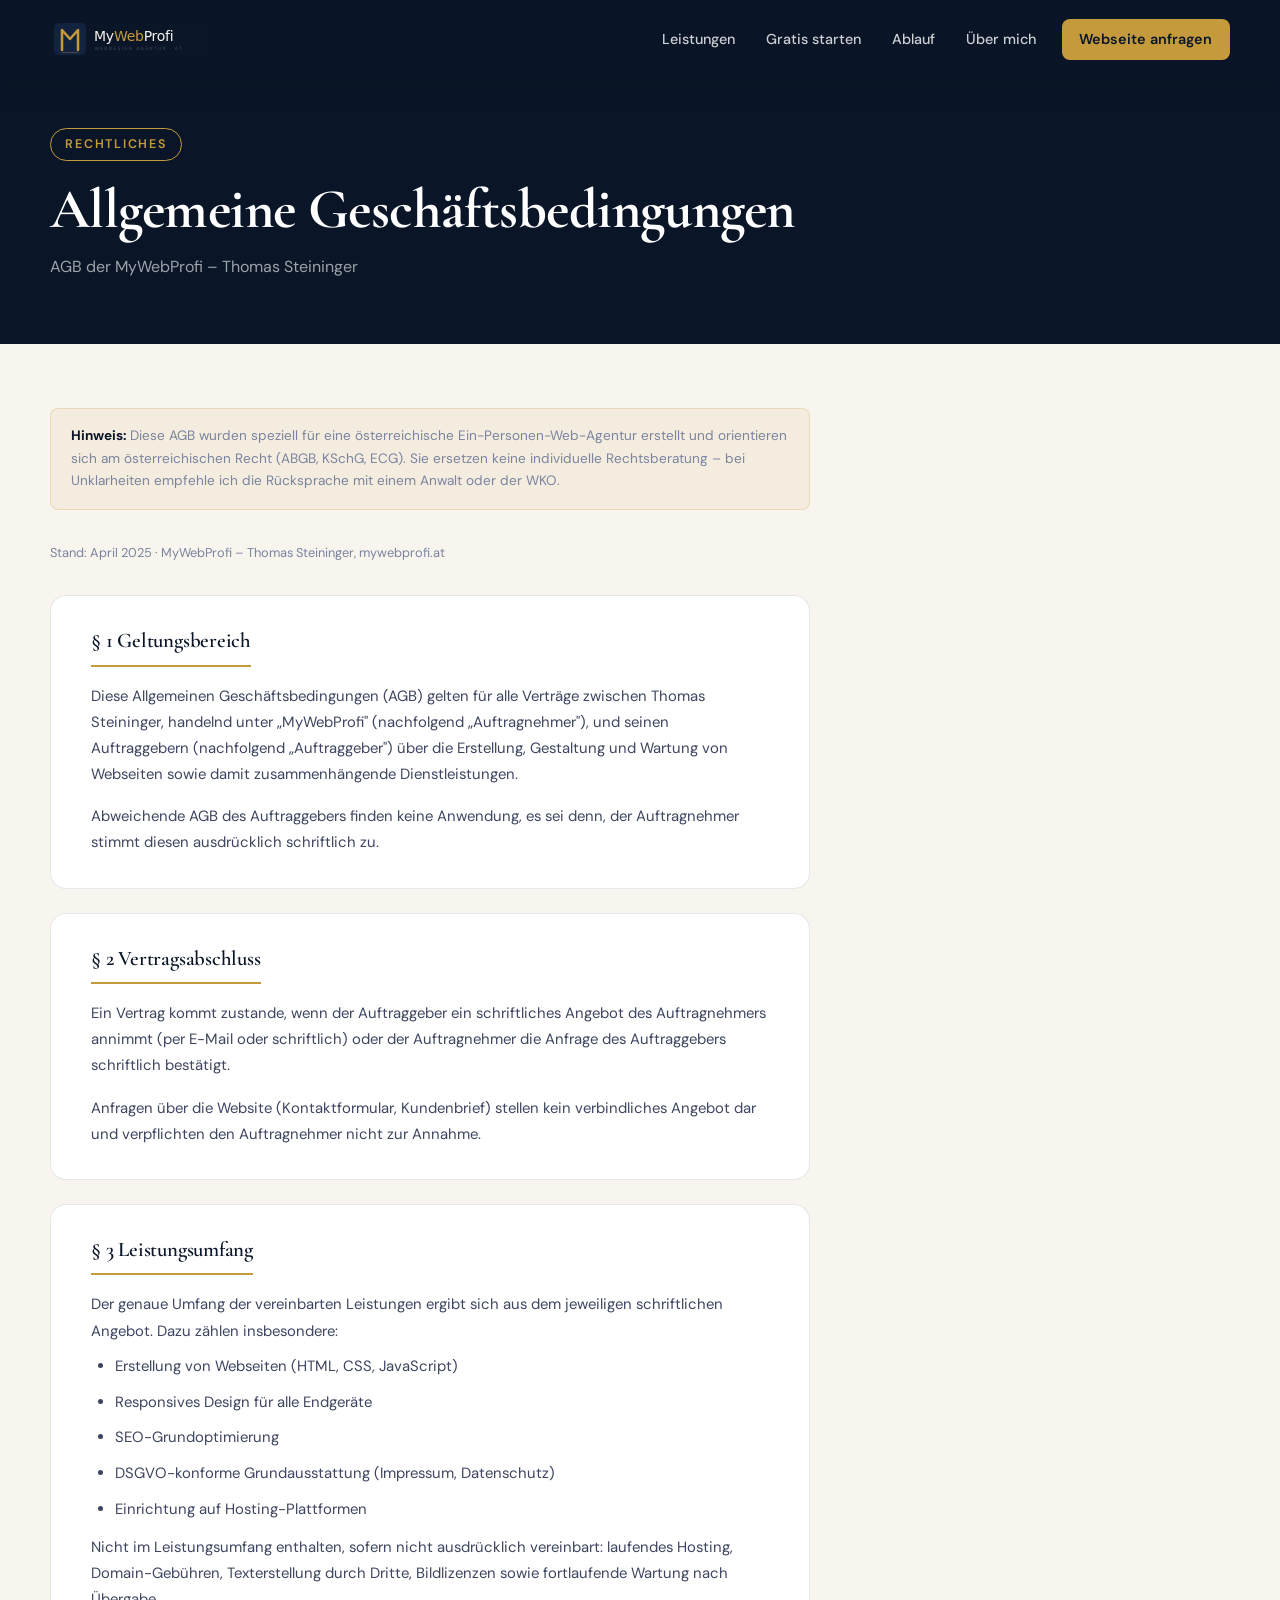
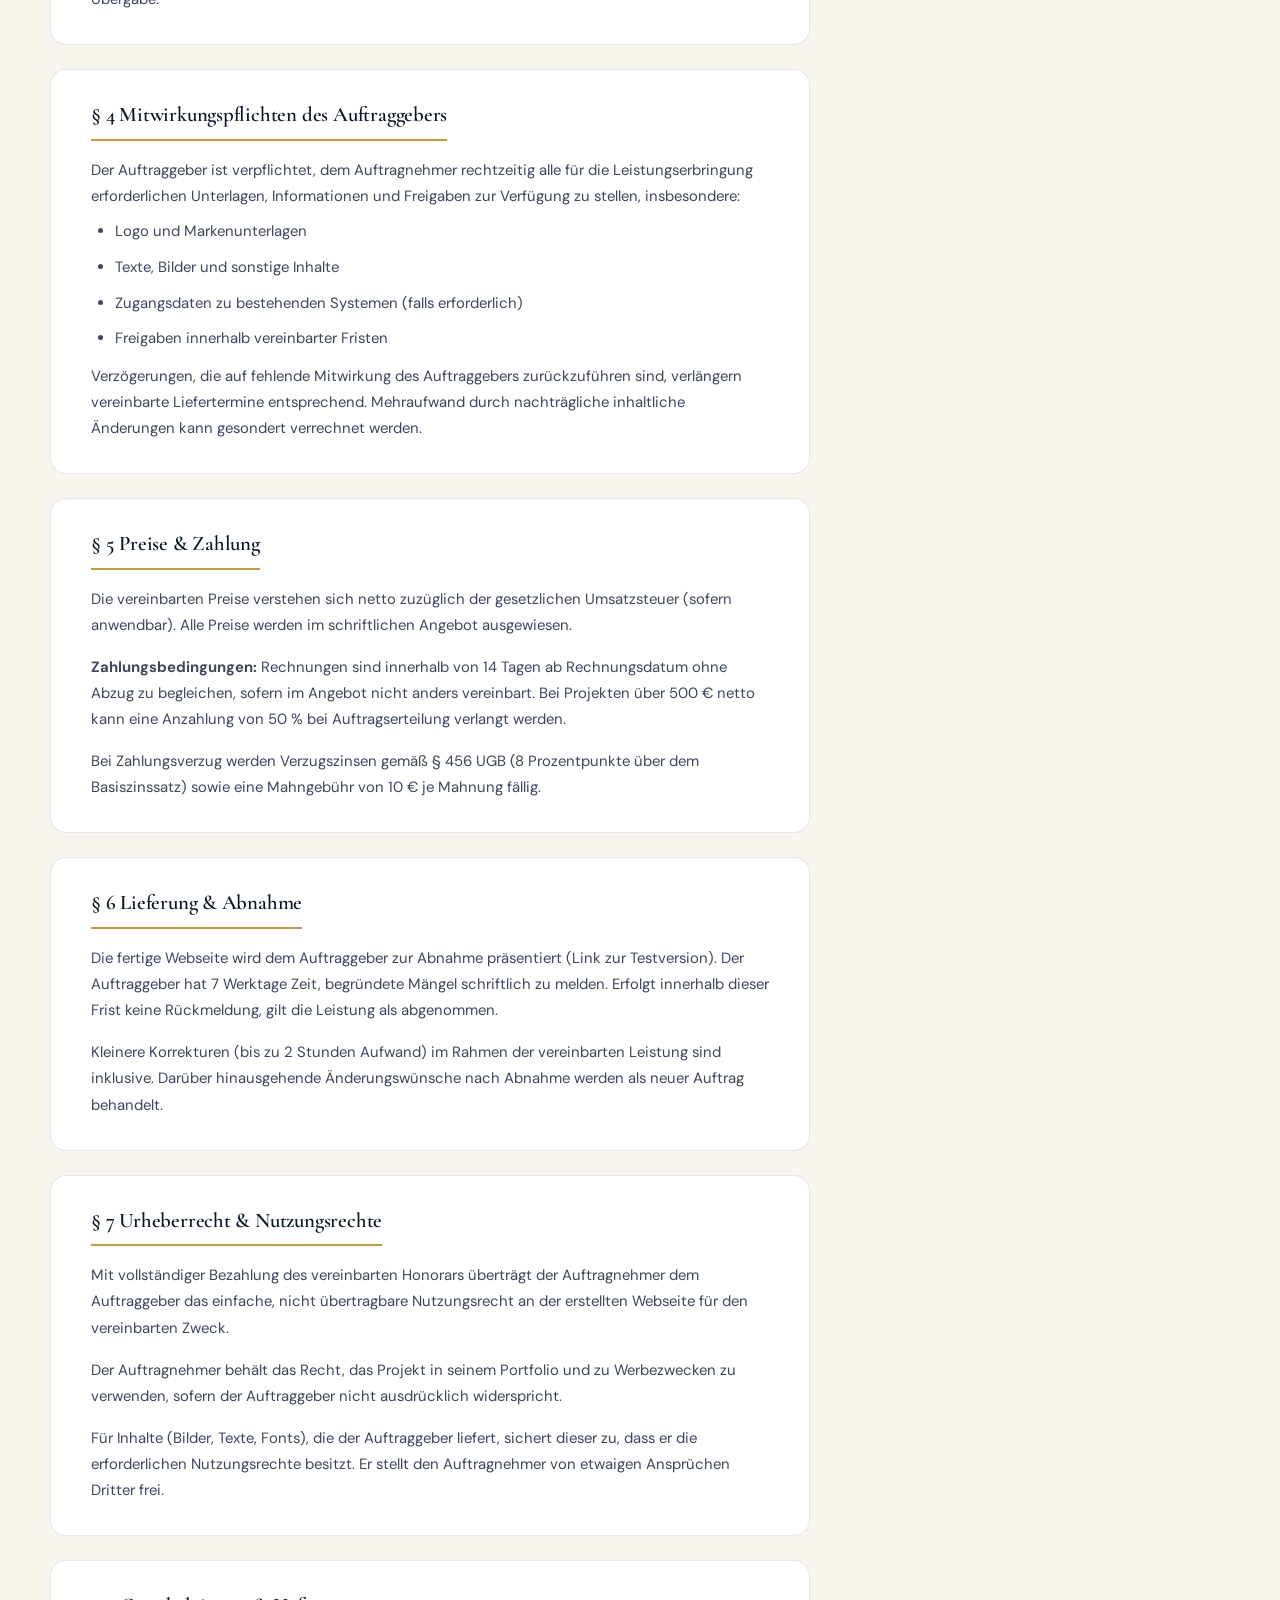
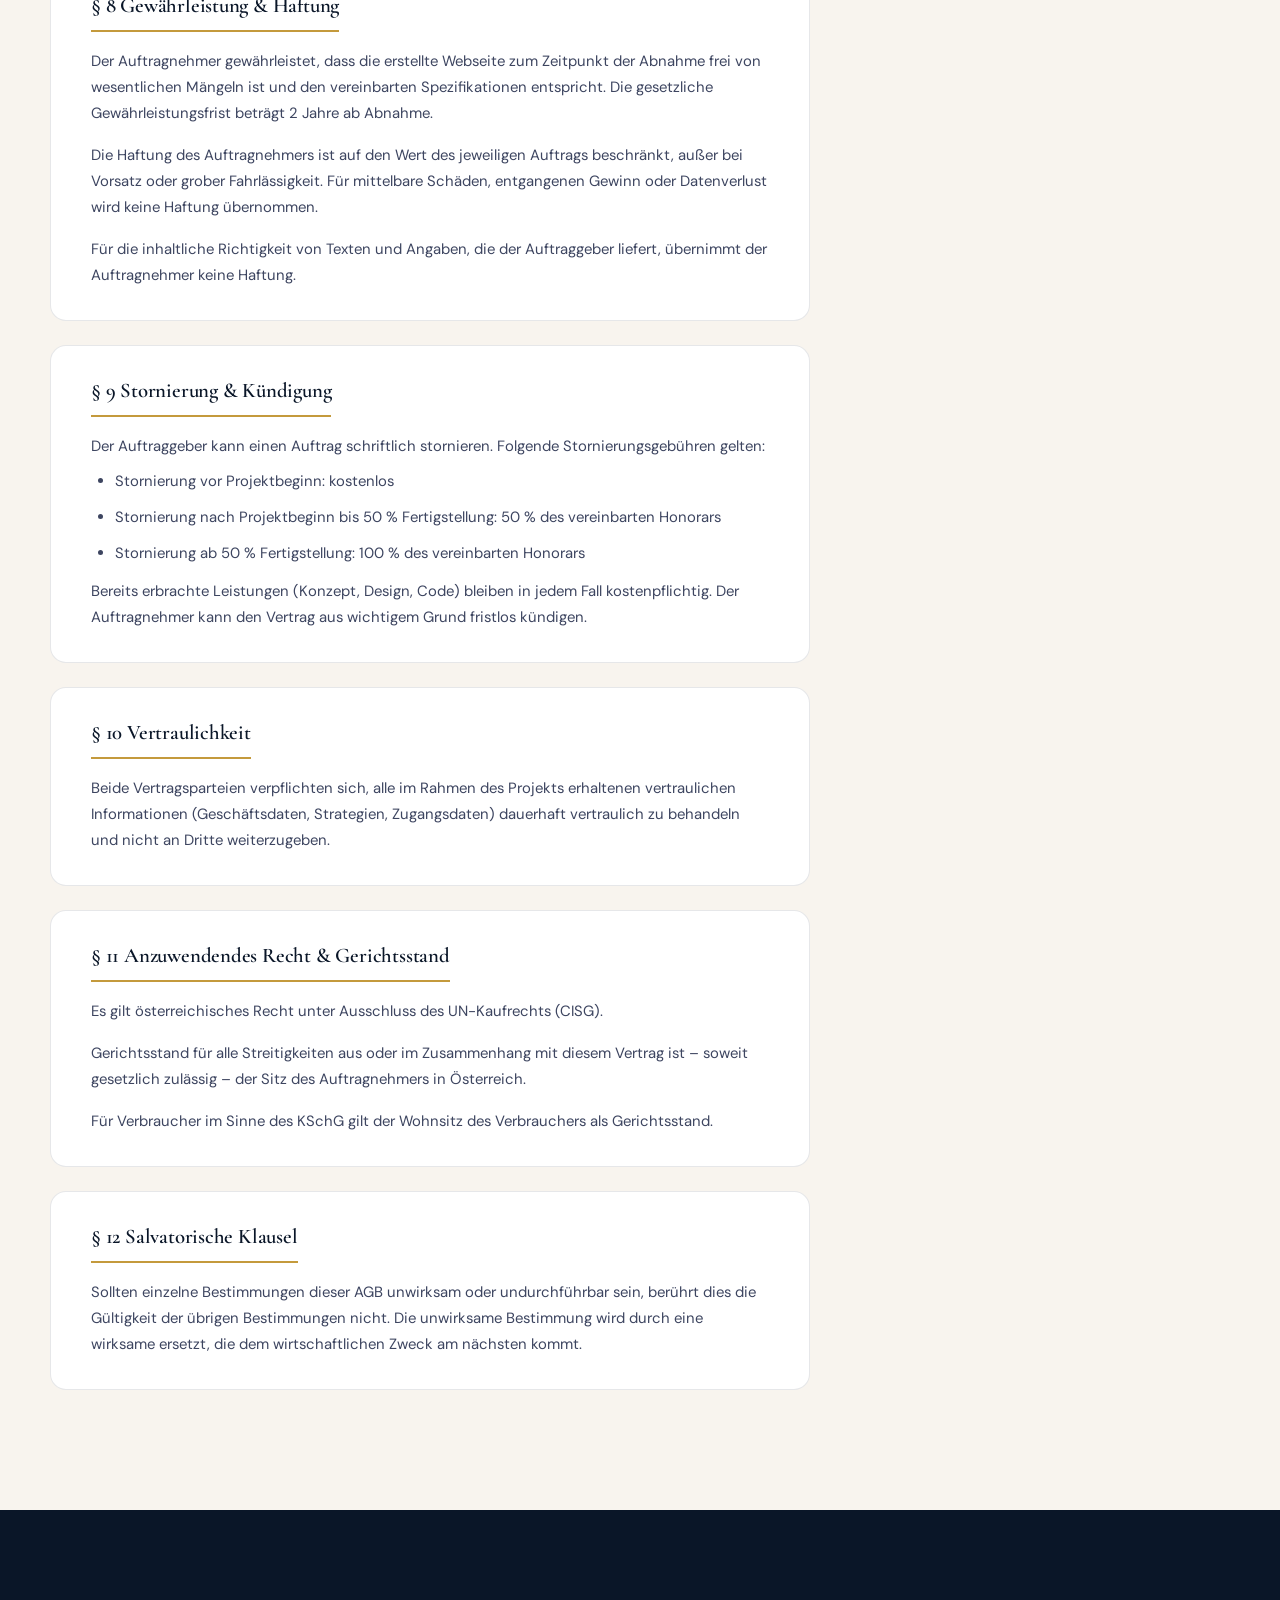
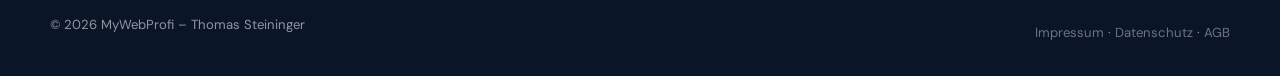
<file: agb.html>
<!DOCTYPE html>
<html lang="de">
<head>
  <meta charset="UTF-8" />
  <meta name="viewport" content="width=device-width, initial-scale=1.0" />
  <title>AGB – MyWebProfi</title>
  <meta name="description" content="Allgemeine Geschäftsbedingungen von MyWebProfi – Thomas Steininger." />
  <meta name="robots" content="noindex, follow" />
  <link rel="icon" type="image/svg+xml" href="mywebprofi_favicon.svg" />
  <link rel="canonical" href="https://mywebprofi.at/agb.html" />
  <link rel="preconnect" href="https://fonts.googleapis.com" />
  <link rel="preconnect" href="https://fonts.gstatic.com" crossorigin />
  <link href="https://fonts.googleapis.com/css2?family=Cormorant+Garamond:wght@600;700&family=DM+Sans:wght@300;400;500;600&display=swap" rel="stylesheet" />
  <link rel="icon" type="image/svg+xml" href="mywebprofi_favicon.svg" />
  <link rel="stylesheet" href="style.css" />
  <style>
    .legal-hero {
      background: var(--navy);
      padding: 8rem 0 4rem;
    }
    .legal-hero h1 {
      color: var(--white);
      font-size: clamp(2rem, 5vw, 3.5rem);
    }
    .legal-hero .section-label { margin-bottom: 1rem; }

    .legal-body {
      padding: 4rem 0 6rem;
      background: var(--cream);
    }
    .legal-content { max-width: 760px; }

    .legal-block {
      background: var(--white);
      border: 1px solid var(--border);
      border-radius: var(--radius-md);
      padding: 2rem 2.5rem;
      margin-bottom: 1.5rem;
    }
    .legal-block h2 {
      font-family: var(--font-display);
      font-size: 1.3rem;
      color: var(--navy);
      margin-bottom: 1rem;
      padding-bottom: 0.75rem;
      border-bottom: 2px solid var(--gold);
      display: inline-block;
    }
    .legal-block p, .legal-block li {
      font-size: 0.93rem;
      line-height: 1.75;
      color: var(--text-body);
      margin-bottom: 0.6rem;
    }
    .legal-block ul {
      list-style: disc;
      padding-left: 1.5rem;
      margin-bottom: 0.75rem;
    }
    .legal-block a { color: var(--gold); text-decoration: underline; }
    .legal-block p:last-child { margin-bottom: 0; }

    .stand {
      font-size: 0.8rem;
      color: var(--text-muted);
      margin-bottom: 2rem;
      display: block;
    }
    .hinweis-box {
      background: rgba(196,154,60,0.08);
      border: 1px solid rgba(196,154,60,0.25);
      border-radius: var(--radius-sm);
      padding: 1rem 1.25rem;
      font-size: 0.85rem;
      color: var(--text-muted);
      margin-bottom: 2rem;
      line-height: 1.65;
    }
    .hinweis-box strong { color: var(--navy); }
  </style>
</head>
<body>

  <!-- Navigation -->
  <header class="site-header scrolled" role="banner">
    <nav class="nav-inner" aria-label="Hauptnavigation">
      <a href="index.html" class="logo" aria-label="MyWebProfi Startseite">
        <img src="mywebprofi_logo_dark.svg" alt="MyWebProfi Logo" width="160" height="40" style="display:block;" />
      </a>
      <ul class="nav-links" role="list">
        <li><a href="index.html#leistungen">Leistungen</a></li>
        <li><a href="index.html#startangebot">Gratis starten</a></li>
        <li><a href="index.html#prozess">Ablauf</a></li>
        <li><a href="index.html#ueber-mich">Über mich</a></li>
        <li><a href="kundenbrief.html" class="nav-cta">Webseite anfragen</a></li>
      </ul>
    </nav>
  </header>

  <!-- Hero -->
  <section class="legal-hero">
    <div class="container">
      <span class="section-label">Rechtliches</span>
      <h1>Allgemeine Geschäfts&shy;bedingungen</h1>
      <p style="color:rgba(255,255,255,0.6);margin-top:.75rem;font-size:1rem;">
        AGB der MyWebProfi – Thomas Steininger
      </p>
    </div>
  </section>

  <!-- Content -->
  <main class="legal-body">
    <div class="container">
      <div class="legal-content">

        <div class="hinweis-box">
          <strong>Hinweis:</strong> Diese AGB wurden speziell für eine österreichische Ein-Personen-Web-Agentur erstellt und orientieren sich am österreichischen Recht (ABGB, KSchG, ECG). Sie ersetzen keine individuelle Rechtsberatung – bei Unklarheiten empfehle ich die Rücksprache mit einem Anwalt oder der WKO.
        </div>

        <span class="stand">Stand: April 2025 · MyWebProfi – Thomas Steininger, mywebprofi.at</span>

        <div class="legal-block">
          <h2>§ 1 Geltungsbereich</h2>
          <p>
            Diese Allgemeinen Geschäftsbedingungen (AGB) gelten für alle Verträge zwischen Thomas Steininger, handelnd unter „MyWebProfi" (nachfolgend „Auftragnehmer"), und seinen Auftraggebern (nachfolgend „Auftraggeber") über die Erstellung, Gestaltung und Wartung von Webseiten sowie damit zusammenhängende Dienstleistungen.
          </p>
          <p>
            Abweichende AGB des Auftraggebers finden keine Anwendung, es sei denn, der Auftragnehmer stimmt diesen ausdrücklich schriftlich zu.
          </p>
        </div>

        <div class="legal-block">
          <h2>§ 2 Vertragsabschluss</h2>
          <p>
            Ein Vertrag kommt zustande, wenn der Auftraggeber ein schriftliches Angebot des Auftragnehmers annimmt (per E-Mail oder schriftlich) oder der Auftragnehmer die Anfrage des Auftraggebers schriftlich bestätigt.
          </p>
          <p>
            Anfragen über die Website (Kontaktformular, Kundenbrief) stellen kein verbindliches Angebot dar und verpflichten den Auftragnehmer nicht zur Annahme.
          </p>
        </div>

        <div class="legal-block">
          <h2>§ 3 Leistungsumfang</h2>
          <p>
            Der genaue Umfang der vereinbarten Leistungen ergibt sich aus dem jeweiligen schriftlichen Angebot. Dazu zählen insbesondere:
          </p>
          <ul>
            <li>Erstellung von Webseiten (HTML, CSS, JavaScript)</li>
            <li>Responsives Design für alle Endgeräte</li>
            <li>SEO-Grundoptimierung</li>
            <li>DSGVO-konforme Grundausstattung (Impressum, Datenschutz)</li>
            <li>Einrichtung auf Hosting-Plattformen</li>
          </ul>
          <p>
            Nicht im Leistungsumfang enthalten, sofern nicht ausdrücklich vereinbart: laufendes Hosting, Domain-Gebühren, Texterstellung durch Dritte, Bildlizenzen sowie fortlaufende Wartung nach Übergabe.
          </p>
        </div>

        <div class="legal-block">
          <h2>§ 4 Mitwirkungspflichten des Auftraggebers</h2>
          <p>Der Auftraggeber ist verpflichtet, dem Auftragnehmer rechtzeitig alle für die Leistungserbringung erforderlichen Unterlagen, Informationen und Freigaben zur Verfügung zu stellen, insbesondere:</p>
          <ul>
            <li>Logo und Markenunterlagen</li>
            <li>Texte, Bilder und sonstige Inhalte</li>
            <li>Zugangsdaten zu bestehenden Systemen (falls erforderlich)</li>
            <li>Freigaben innerhalb vereinbarter Fristen</li>
          </ul>
          <p>
            Verzögerungen, die auf fehlende Mitwirkung des Auftraggebers zurückzuführen sind, verlängern vereinbarte Liefertermine entsprechend. Mehraufwand durch nachträgliche inhaltliche Änderungen kann gesondert verrechnet werden.
          </p>
        </div>

        <div class="legal-block">
          <h2>§ 5 Preise & Zahlung</h2>
          <p>
            Die vereinbarten Preise verstehen sich netto zuzüglich der gesetzlichen Umsatzsteuer (sofern anwendbar). Alle Preise werden im schriftlichen Angebot ausgewiesen.
          </p>
          <p>
            <strong>Zahlungsbedingungen:</strong> Rechnungen sind innerhalb von 14 Tagen ab Rechnungsdatum ohne Abzug zu begleichen, sofern im Angebot nicht anders vereinbart. Bei Projekten über 500 € netto kann eine Anzahlung von 50 % bei Auftragserteilung verlangt werden.
          </p>
          <p>
            Bei Zahlungsverzug werden Verzugszinsen gemäß § 456 UGB (8 Prozentpunkte über dem Basiszinssatz) sowie eine Mahngebühr von 10 € je Mahnung fällig.
          </p>
        </div>

        <div class="legal-block">
          <h2>§ 6 Lieferung & Abnahme</h2>
          <p>
            Die fertige Webseite wird dem Auftraggeber zur Abnahme präsentiert (Link zur Testversion). Der Auftraggeber hat 7 Werktage Zeit, begründete Mängel schriftlich zu melden. Erfolgt innerhalb dieser Frist keine Rückmeldung, gilt die Leistung als abgenommen.
          </p>
          <p>
            Kleinere Korrekturen (bis zu 2 Stunden Aufwand) im Rahmen der vereinbarten Leistung sind inklusive. Darüber hinausgehende Änderungswünsche nach Abnahme werden als neuer Auftrag behandelt.
          </p>
        </div>

        <div class="legal-block">
          <h2>§ 7 Urheberrecht & Nutzungsrechte</h2>
          <p>
            Mit vollständiger Bezahlung des vereinbarten Honorars überträgt der Auftragnehmer dem Auftraggeber das einfache, nicht übertragbare Nutzungsrecht an der erstellten Webseite für den vereinbarten Zweck.
          </p>
          <p>
            Der Auftragnehmer behält das Recht, das Projekt in seinem Portfolio und zu Werbezwecken zu verwenden, sofern der Auftraggeber nicht ausdrücklich widerspricht.
          </p>
          <p>
            Für Inhalte (Bilder, Texte, Fonts), die der Auftraggeber liefert, sichert dieser zu, dass er die erforderlichen Nutzungsrechte besitzt. Er stellt den Auftragnehmer von etwaigen Ansprüchen Dritter frei.
          </p>
        </div>

        <div class="legal-block">
          <h2>§ 8 Gewährleistung & Haftung</h2>
          <p>
            Der Auftragnehmer gewährleistet, dass die erstellte Webseite zum Zeitpunkt der Abnahme frei von wesentlichen Mängeln ist und den vereinbarten Spezifikationen entspricht. Die gesetzliche Gewährleistungsfrist beträgt 2 Jahre ab Abnahme.
          </p>
          <p>
            Die Haftung des Auftragnehmers ist auf den Wert des jeweiligen Auftrags beschränkt, außer bei Vorsatz oder grober Fahrlässigkeit. Für mittelbare Schäden, entgangenen Gewinn oder Datenverlust wird keine Haftung übernommen.
          </p>
          <p>
            Für die inhaltliche Richtigkeit von Texten und Angaben, die der Auftraggeber liefert, übernimmt der Auftragnehmer keine Haftung.
          </p>
        </div>

        <div class="legal-block">
          <h2>§ 9 Stornierung & Kündigung</h2>
          <p>Der Auftraggeber kann einen Auftrag schriftlich stornieren. Folgende Stornierungsgebühren gelten:</p>
          <ul>
            <li>Stornierung vor Projektbeginn: kostenlos</li>
            <li>Stornierung nach Projektbeginn bis 50 % Fertigstellung: 50 % des vereinbarten Honorars</li>
            <li>Stornierung ab 50 % Fertigstellung: 100 % des vereinbarten Honorars</li>
          </ul>
          <p>
            Bereits erbrachte Leistungen (Konzept, Design, Code) bleiben in jedem Fall kostenpflichtig. Der Auftragnehmer kann den Vertrag aus wichtigem Grund fristlos kündigen.
          </p>
        </div>

        <div class="legal-block">
          <h2>§ 10 Vertraulichkeit</h2>
          <p>
            Beide Vertragsparteien verpflichten sich, alle im Rahmen des Projekts erhaltenen vertraulichen Informationen (Geschäftsdaten, Strategien, Zugangsdaten) dauerhaft vertraulich zu behandeln und nicht an Dritte weiterzugeben.
          </p>
        </div>

        <div class="legal-block">
          <h2>§ 11 Anzuwendendes Recht & Gerichtsstand</h2>
          <p>
            Es gilt österreichisches Recht unter Ausschluss des UN-Kaufrechts (CISG).
          </p>
          <p>
            Gerichtsstand für alle Streitigkeiten aus oder im Zusammenhang mit diesem Vertrag ist – soweit gesetzlich zulässig – der Sitz des Auftragnehmers in Österreich.
          </p>
          <p>
            Für Verbraucher im Sinne des KSchG gilt der Wohnsitz des Verbrauchers als Gerichtsstand.
          </p>
        </div>

        <div class="legal-block">
          <h2>§ 12 Salvatorische Klausel</h2>
          <p>
            Sollten einzelne Bestimmungen dieser AGB unwirksam oder undurchführbar sein, berührt dies die Gültigkeit der übrigen Bestimmungen nicht. Die unwirksame Bestimmung wird durch eine wirksame ersetzt, die dem wirtschaftlichen Zweck am nächsten kommt.
          </p>
        </div>

      </div>
    </div>
  </main>

  <!-- Footer -->
  <footer class="site-footer" role="contentinfo">
    <div class="container">
      <div class="footer-bottom">
        <p>&copy; <span id="year"></span> MyWebProfi – Thomas Steininger</p>
        <p>
          <a href="impressum.html" style="color:rgba(255,255,255,.4);">Impressum</a> ·
          <a href="datenschutz.html" style="color:rgba(255,255,255,.4);">Datenschutz</a> ·
          <a href="agb.html" style="color:rgba(255,255,255,.4);">AGB</a>
        </p>
      </div>
    </div>
  </footer>

  <script>document.getElementById('year').textContent = new Date().getFullYear();</script>
</body>
</html>
</file>
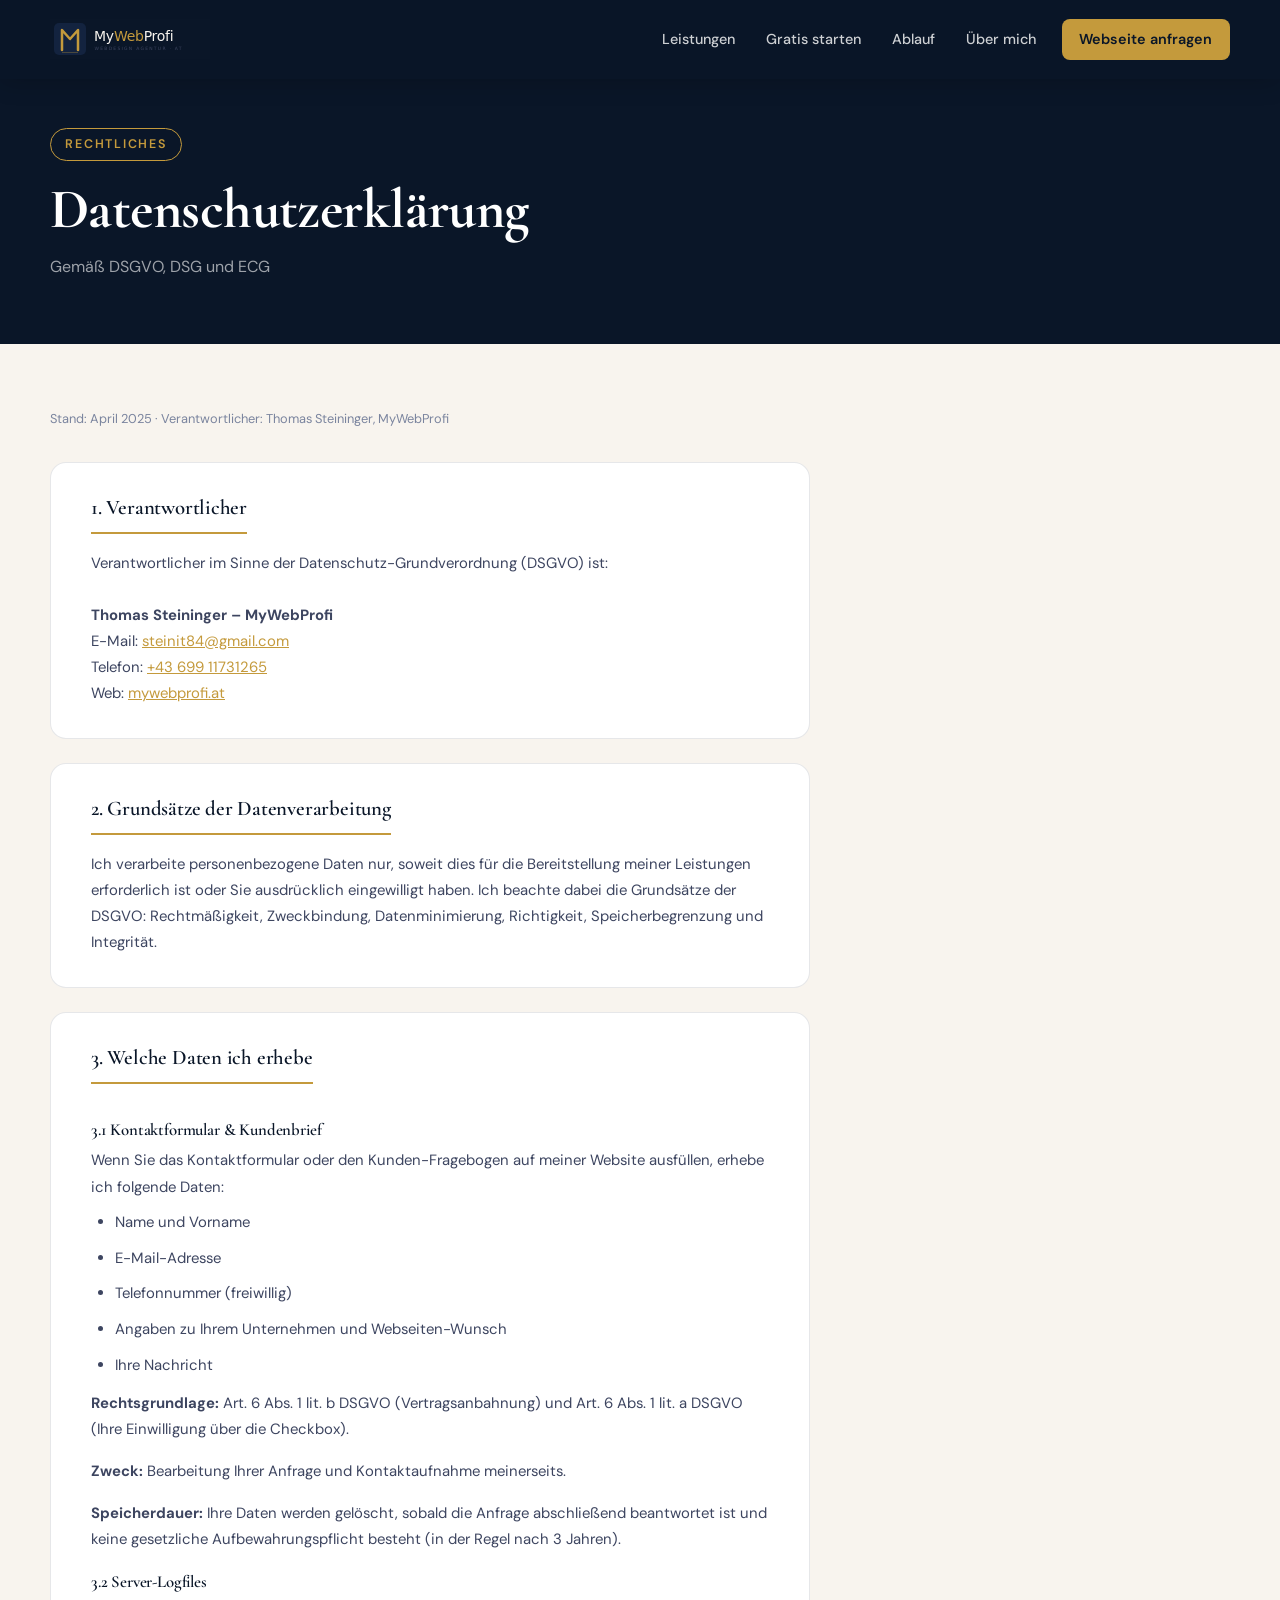
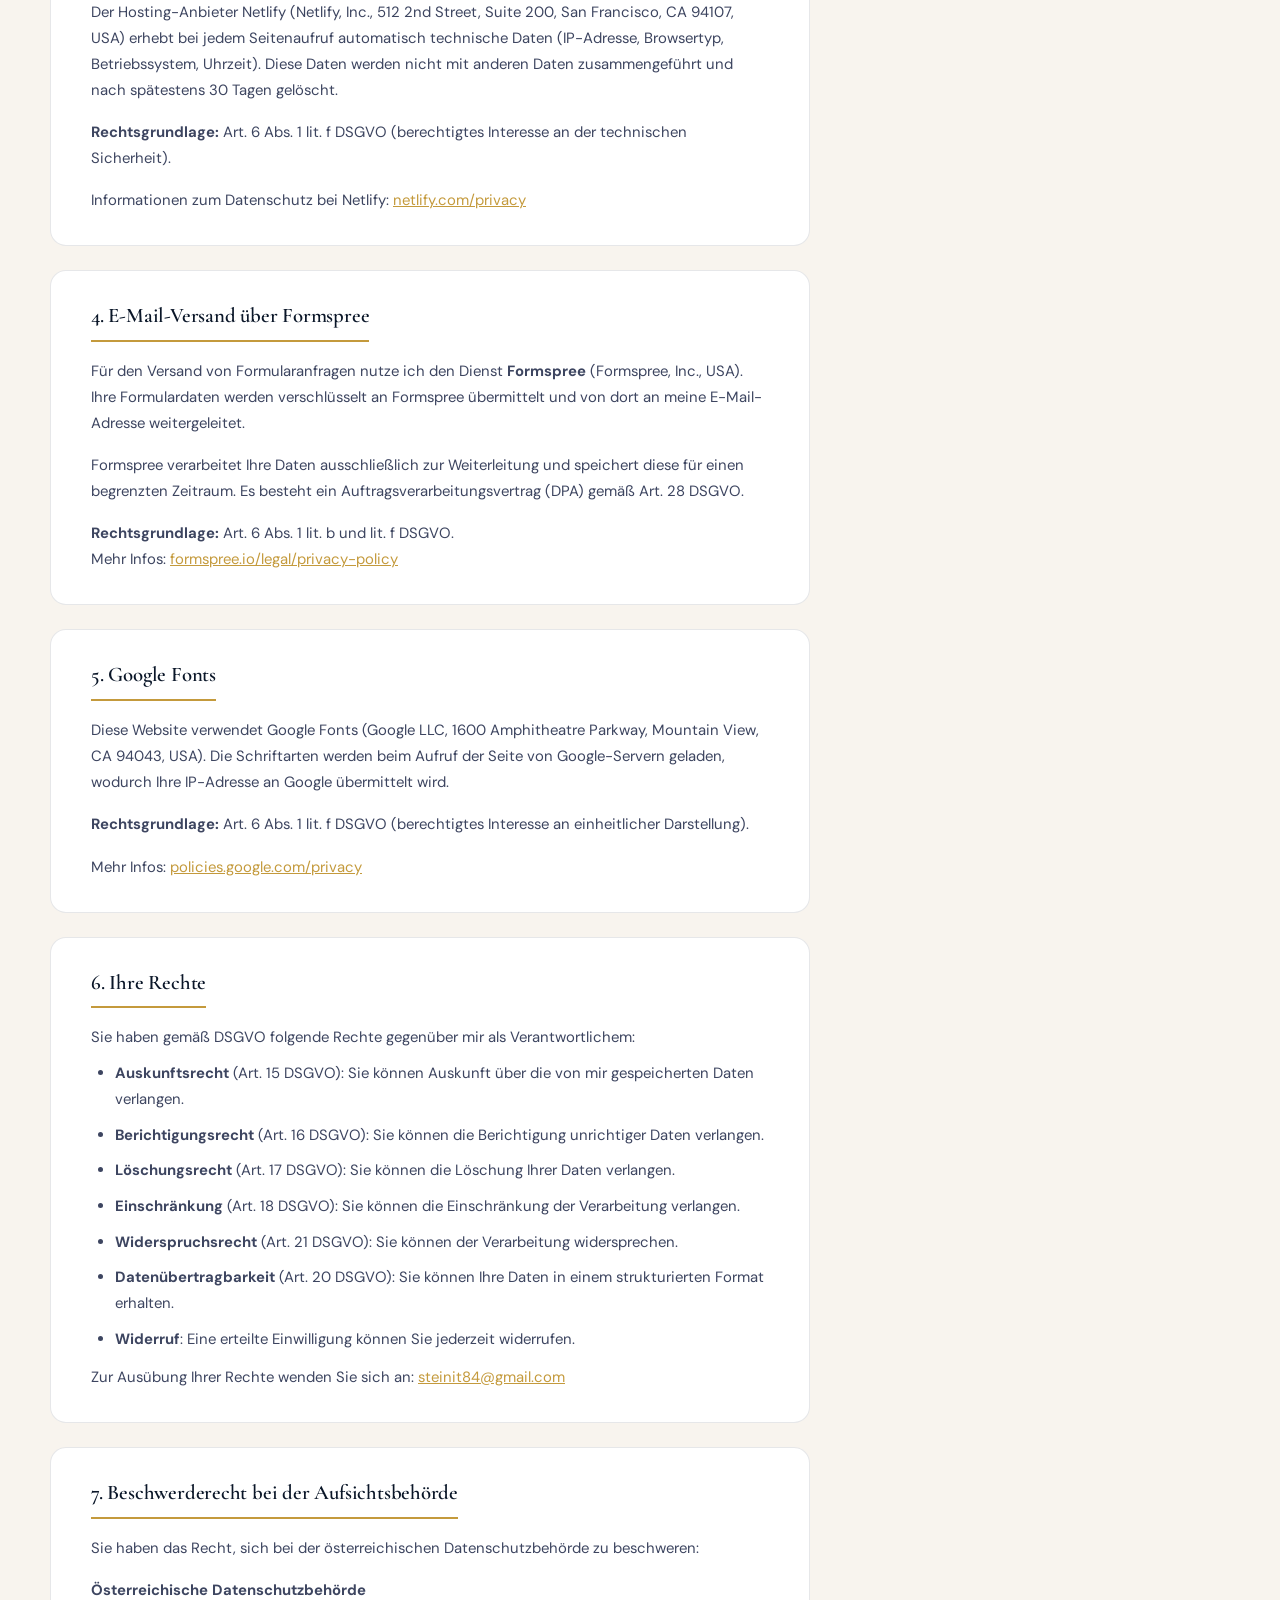
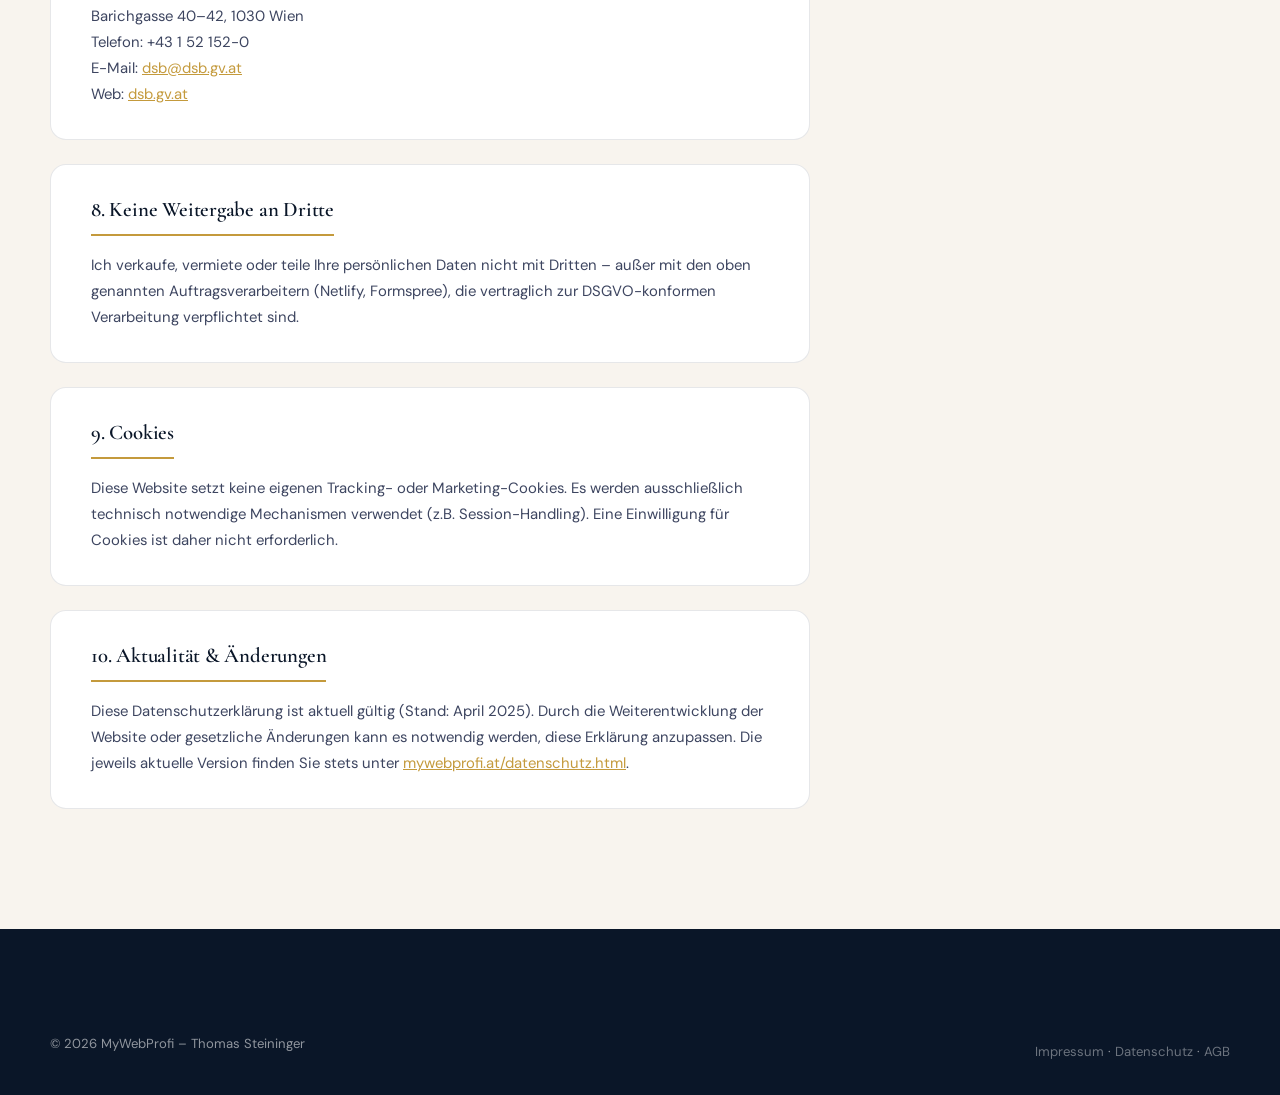
<file: datenschutz.html>
<!DOCTYPE html>
<html lang="de">
<head>
  <meta charset="UTF-8" />
  <meta name="viewport" content="width=device-width, initial-scale=1.0" />
  <title>Datenschutzerklärung – MyWebProfi</title>
  <meta name="description" content="Datenschutzerklärung von MyWebProfi gemäß DSGVO und österreichischem Datenschutzgesetz." />
  <meta name="robots" content="noindex, follow" />
  <link rel="icon" type="image/svg+xml" href="mywebprofi_favicon.svg" />
  <link rel="canonical" href="https://mywebprofi.at/datenschutz.html" />
  <link rel="preconnect" href="https://fonts.googleapis.com" />
  <link rel="preconnect" href="https://fonts.gstatic.com" crossorigin />
  <link href="https://fonts.googleapis.com/css2?family=Cormorant+Garamond:wght@600;700&family=DM+Sans:wght@300;400;500;600&display=swap" rel="stylesheet" />
  <link rel="icon" type="image/svg+xml" href="mywebprofi_favicon.svg" />
  <link rel="stylesheet" href="style.css" />
  <style>
    .legal-hero {
      background: var(--navy);
      padding: 8rem 0 4rem;
    }
    .legal-hero h1 {
      color: var(--white);
      font-size: clamp(2rem, 5vw, 3.5rem);
    }
    .legal-hero .section-label { margin-bottom: 1rem; }

    .legal-body {
      padding: 4rem 0 6rem;
      background: var(--cream);
    }
    .legal-content { max-width: 760px; }

    .legal-block {
      background: var(--white);
      border: 1px solid var(--border);
      border-radius: var(--radius-md);
      padding: 2rem 2.5rem;
      margin-bottom: 1.5rem;
    }
    .legal-block h2 {
      font-family: var(--font-display);
      font-size: 1.3rem;
      color: var(--navy);
      margin-bottom: 1rem;
      padding-bottom: 0.75rem;
      border-bottom: 2px solid var(--gold);
      display: inline-block;
    }
    .legal-block h3 {
      font-family: var(--font-display);
      font-size: 1.05rem;
      color: var(--navy);
      margin: 1.25rem 0 0.5rem;
    }
    .legal-block p, .legal-block li {
      font-size: 0.93rem;
      line-height: 1.75;
      color: var(--text-body);
      margin-bottom: 0.6rem;
    }
    .legal-block ul {
      list-style: disc;
      padding-left: 1.5rem;
      margin-bottom: 0.75rem;
    }
    .legal-block a { color: var(--gold); text-decoration: underline; }
    .legal-block p:last-child { margin-bottom: 0; }

    .stand {
      font-size: 0.8rem;
      color: var(--text-muted);
      margin-bottom: 2rem;
      display: block;
    }
  </style>
</head>
<body>

  <!-- Navigation -->
  <header class="site-header scrolled" role="banner">
    <nav class="nav-inner" aria-label="Hauptnavigation">
      <a href="index.html" class="logo" aria-label="MyWebProfi Startseite">
        <img src="mywebprofi_logo_dark.svg" alt="MyWebProfi Logo" width="160" height="40" style="display:block;" />
      </a>
      <ul class="nav-links" role="list">
        <li><a href="index.html#leistungen">Leistungen</a></li>
        <li><a href="index.html#startangebot">Gratis starten</a></li>
        <li><a href="index.html#prozess">Ablauf</a></li>
        <li><a href="index.html#ueber-mich">Über mich</a></li>
        <li><a href="kundenbrief.html" class="nav-cta">Webseite anfragen</a></li>
      </ul>
    </nav>
  </header>

  <!-- Hero -->
  <section class="legal-hero">
    <div class="container">
      <span class="section-label">Rechtliches</span>
      <h1>Datenschutz&shy;erklärung</h1>
      <p style="color:rgba(255,255,255,0.6);margin-top:.75rem;font-size:1rem;">
        Gemäß DSGVO, DSG und ECG
      </p>
    </div>
  </section>

  <!-- Content -->
  <main class="legal-body">
    <div class="container">
      <div class="legal-content">
        <span class="stand">Stand: April 2025 · Verantwortlicher: Thomas Steininger, MyWebProfi</span>

        <div class="legal-block">
          <h2>1. Verantwortlicher</h2>
          <p>
            Verantwortlicher im Sinne der Datenschutz-Grundverordnung (DSGVO) ist:<br /><br />
            <strong>Thomas Steininger – MyWebProfi</strong><br />
            E-Mail: <a href="mailto:steinit84@gmail.com">steinit84@gmail.com</a><br />
            Telefon: <a href="tel:+4369911731265">+43 699 11731265</a><br />
            Web: <a href="https://mywebprofi.at">mywebprofi.at</a>
          </p>
        </div>

        <div class="legal-block">
          <h2>2. Grundsätze der Datenverarbeitung</h2>
          <p>
            Ich verarbeite personenbezogene Daten nur, soweit dies für die Bereitstellung meiner Leistungen erforderlich ist oder Sie ausdrücklich eingewilligt haben. Ich beachte dabei die Grundsätze der DSGVO: Rechtmäßigkeit, Zweckbindung, Datenminimierung, Richtigkeit, Speicherbegrenzung und Integrität.
          </p>
        </div>

        <div class="legal-block">
          <h2>3. Welche Daten ich erhebe</h2>

          <h3>3.1 Kontaktformular & Kundenbrief</h3>
          <p>Wenn Sie das Kontaktformular oder den Kunden-Fragebogen auf meiner Website ausfüllen, erhebe ich folgende Daten:</p>
          <ul>
            <li>Name und Vorname</li>
            <li>E-Mail-Adresse</li>
            <li>Telefonnummer (freiwillig)</li>
            <li>Angaben zu Ihrem Unternehmen und Webseiten-Wunsch</li>
            <li>Ihre Nachricht</li>
          </ul>
          <p>
            <strong>Rechtsgrundlage:</strong> Art. 6 Abs. 1 lit. b DSGVO (Vertragsanbahnung) und Art. 6 Abs. 1 lit. a DSGVO (Ihre Einwilligung über die Checkbox).
          </p>
          <p>
            <strong>Zweck:</strong> Bearbeitung Ihrer Anfrage und Kontaktaufnahme meinerseits.
          </p>
          <p>
            <strong>Speicherdauer:</strong> Ihre Daten werden gelöscht, sobald die Anfrage abschließend beantwortet ist und keine gesetzliche Aufbewahrungspflicht besteht (in der Regel nach 3 Jahren).
          </p>

          <h3>3.2 Server-Logfiles</h3>
          <p>
            Der Hosting-Anbieter Netlify (Netlify, Inc., 512 2nd Street, Suite 200, San Francisco, CA 94107, USA) erhebt bei jedem Seitenaufruf automatisch technische Daten (IP-Adresse, Browsertyp, Betriebssystem, Uhrzeit). Diese Daten werden nicht mit anderen Daten zusammengeführt und nach spätestens 30 Tagen gelöscht.
          </p>
          <p>
            <strong>Rechtsgrundlage:</strong> Art. 6 Abs. 1 lit. f DSGVO (berechtigtes Interesse an der technischen Sicherheit).
          </p>
          <p>
            Informationen zum Datenschutz bei Netlify:
            <a href="https://www.netlify.com/privacy/" target="_blank" rel="noopener">netlify.com/privacy</a>
          </p>
        </div>

        <div class="legal-block">
          <h2>4. E-Mail-Versand über Formspree</h2>
          <p>
            Für den Versand von Formularanfragen nutze ich den Dienst <strong>Formspree</strong> (Formspree, Inc., USA). Ihre Formulardaten werden verschlüsselt an Formspree übermittelt und von dort an meine E-Mail-Adresse weitergeleitet.
          </p>
          <p>
            Formspree verarbeitet Ihre Daten ausschließlich zur Weiterleitung und speichert diese für einen begrenzten Zeitraum. Es besteht ein Auftragsverarbeitungsvertrag (DPA) gemäß Art. 28 DSGVO.
          </p>
          <p>
            <strong>Rechtsgrundlage:</strong> Art. 6 Abs. 1 lit. b und lit. f DSGVO.<br />
            Mehr Infos: <a href="https://formspree.io/legal/privacy-policy" target="_blank" rel="noopener">formspree.io/legal/privacy-policy</a>
          </p>
        </div>

        <div class="legal-block">
          <h2>5. Google Fonts</h2>
          <p>
            Diese Website verwendet Google Fonts (Google LLC, 1600 Amphitheatre Parkway, Mountain View, CA 94043, USA). Die Schriftarten werden beim Aufruf der Seite von Google-Servern geladen, wodurch Ihre IP-Adresse an Google übermittelt wird.
          </p>
          <p>
            <strong>Rechtsgrundlage:</strong> Art. 6 Abs. 1 lit. f DSGVO (berechtigtes Interesse an einheitlicher Darstellung).
          </p>
          <p>
            Mehr Infos: <a href="https://policies.google.com/privacy" target="_blank" rel="noopener">policies.google.com/privacy</a>
          </p>
        </div>

        <div class="legal-block">
          <h2>6. Ihre Rechte</h2>
          <p>Sie haben gemäß DSGVO folgende Rechte gegenüber mir als Verantwortlichem:</p>
          <ul>
            <li><strong>Auskunftsrecht</strong> (Art. 15 DSGVO): Sie können Auskunft über die von mir gespeicherten Daten verlangen.</li>
            <li><strong>Berichtigungsrecht</strong> (Art. 16 DSGVO): Sie können die Berichtigung unrichtiger Daten verlangen.</li>
            <li><strong>Löschungsrecht</strong> (Art. 17 DSGVO): Sie können die Löschung Ihrer Daten verlangen.</li>
            <li><strong>Einschränkung</strong> (Art. 18 DSGVO): Sie können die Einschränkung der Verarbeitung verlangen.</li>
            <li><strong>Widerspruchsrecht</strong> (Art. 21 DSGVO): Sie können der Verarbeitung widersprechen.</li>
            <li><strong>Datenübertragbarkeit</strong> (Art. 20 DSGVO): Sie können Ihre Daten in einem strukturierten Format erhalten.</li>
            <li><strong>Widerruf</strong>: Eine erteilte Einwilligung können Sie jederzeit widerrufen.</li>
          </ul>
          <p>
            Zur Ausübung Ihrer Rechte wenden Sie sich an:
            <a href="mailto:steinit84@gmail.com">steinit84@gmail.com</a>
          </p>
        </div>

        <div class="legal-block">
          <h2>7. Beschwerderecht bei der Aufsichtsbehörde</h2>
          <p>
            Sie haben das Recht, sich bei der österreichischen Datenschutzbehörde zu beschweren:
          </p>
          <p>
            <strong>Österreichische Datenschutzbehörde</strong><br />
            Barichgasse 40–42, 1030 Wien<br />
            Telefon: +43 1 52 152-0<br />
            E-Mail: <a href="mailto:dsb@dsb.gv.at">dsb@dsb.gv.at</a><br />
            Web: <a href="https://www.dsb.gv.at" target="_blank" rel="noopener">dsb.gv.at</a>
          </p>
        </div>

        <div class="legal-block">
          <h2>8. Keine Weitergabe an Dritte</h2>
          <p>
            Ich verkaufe, vermiete oder teile Ihre persönlichen Daten nicht mit Dritten – außer mit den oben genannten Auftragsverarbeitern (Netlify, Formspree), die vertraglich zur DSGVO-konformen Verarbeitung verpflichtet sind.
          </p>
        </div>

        <div class="legal-block">
          <h2>9. Cookies</h2>
          <p>
            Diese Website setzt keine eigenen Tracking- oder Marketing-Cookies. Es werden ausschließlich technisch notwendige Mechanismen verwendet (z.B. Session-Handling). Eine Einwilligung für Cookies ist daher nicht erforderlich.
          </p>
        </div>

        <div class="legal-block">
          <h2>10. Aktualität & Änderungen</h2>
          <p>
            Diese Datenschutzerklärung ist aktuell gültig (Stand: April 2025). Durch die Weiterentwicklung der Website oder gesetzliche Änderungen kann es notwendig werden, diese Erklärung anzupassen. Die jeweils aktuelle Version finden Sie stets unter
            <a href="https://mywebprofi.at/datenschutz.html">mywebprofi.at/datenschutz.html</a>.
          </p>
        </div>

      </div>
    </div>
  </main>

  <!-- Footer -->
  <footer class="site-footer" role="contentinfo">
    <div class="container">
      <div class="footer-bottom">
        <p>&copy; <span id="year"></span> MyWebProfi – Thomas Steininger</p>
        <p>
          <a href="impressum.html" style="color:rgba(255,255,255,.4);">Impressum</a> ·
          <a href="datenschutz.html" style="color:rgba(255,255,255,.4);">Datenschutz</a> ·
          <a href="agb.html" style="color:rgba(255,255,255,.4);">AGB</a>
        </p>
      </div>
    </div>
  </footer>

  <script>document.getElementById('year').textContent = new Date().getFullYear();</script>
</body>
</html>
</file>
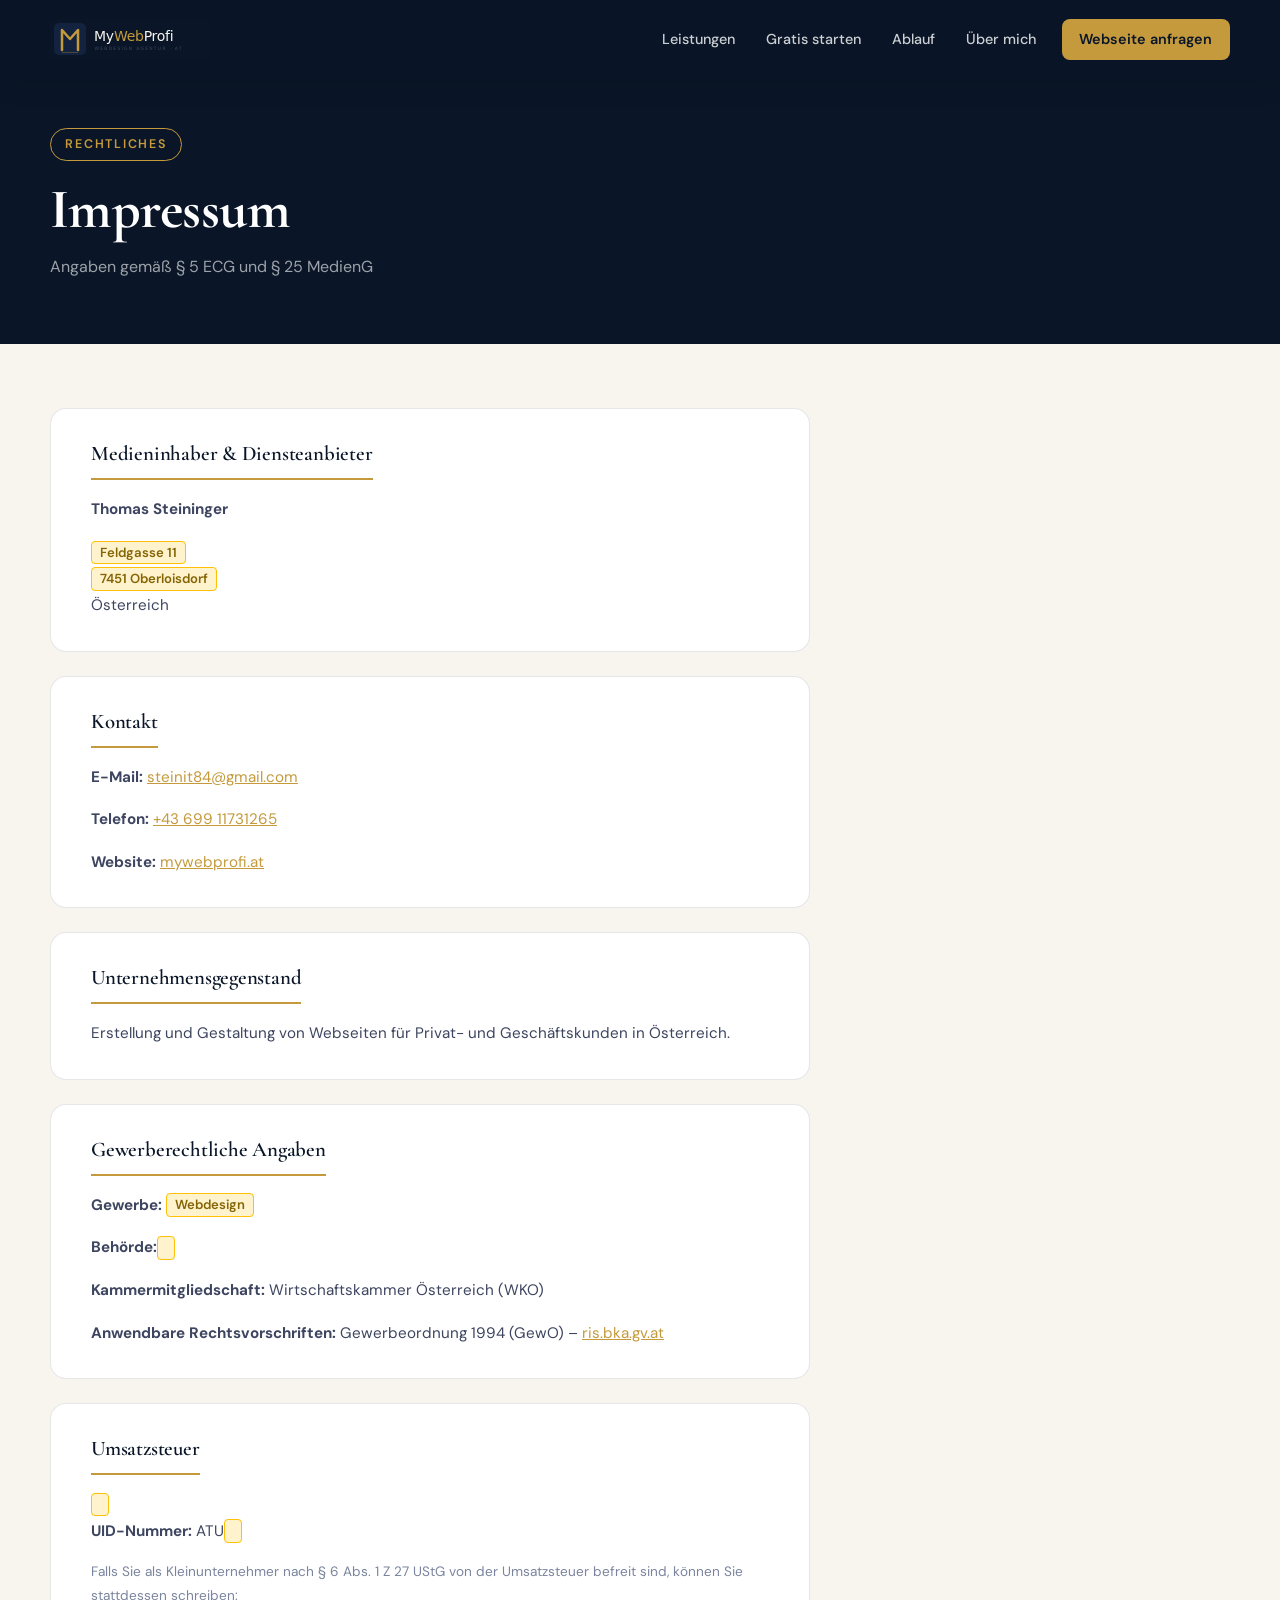
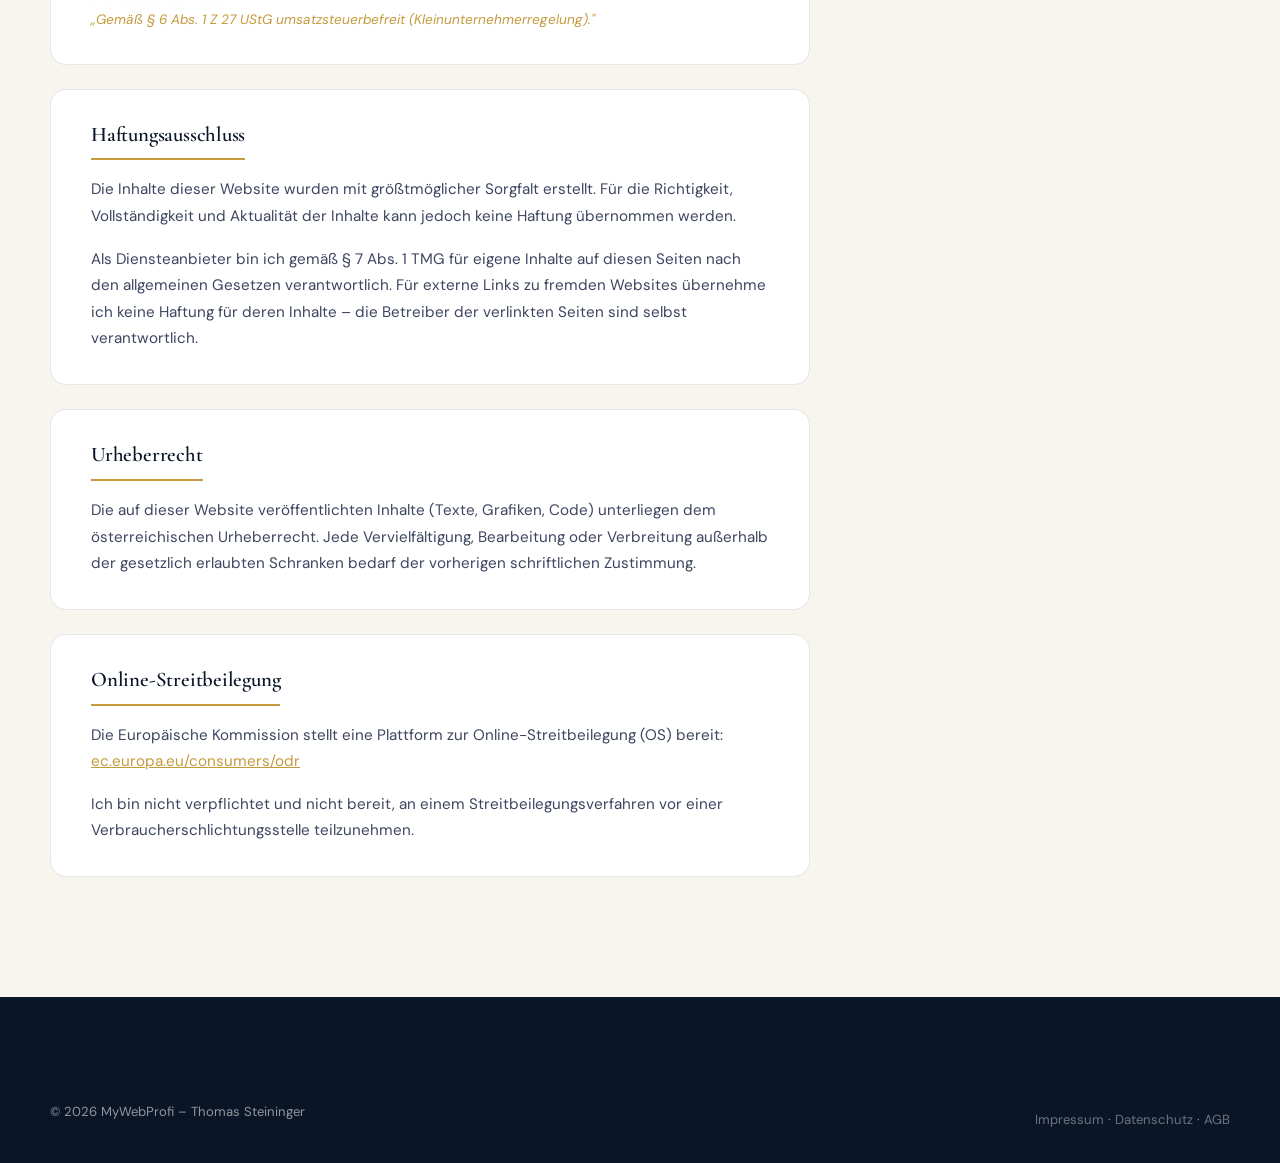
<file: impressum.html>
<!DOCTYPE html>
<html lang="de">
<head>
  <meta charset="UTF-8" />
  <meta name="viewport" content="width=device-width, initial-scale=1.0" />
  <title>Impressum – MyWebProfi</title>
  <meta name="description" content="Impressum von MyWebProfi – Thomas Steininger, österreichische Web-Agentur." />
  <meta name="robots" content="noindex, follow" />
  <link rel="icon" type="image/svg+xml" href="mywebprofi_favicon.svg" />
  <link rel="canonical" href="https://mywebprofi.at/impressum.html" />
  <link rel="preconnect" href="https://fonts.googleapis.com" />
  <link rel="preconnect" href="https://fonts.gstatic.com" crossorigin />
  <link href="https://fonts.googleapis.com/css2?family=Cormorant+Garamond:wght@600;700&family=DM+Sans:wght@300;400;500;600&display=swap" rel="stylesheet" />
  <link rel="icon" type="image/svg+xml" href="mywebprofi_favicon.svg" />
  <link rel="stylesheet" href="style.css" />
  <style>
    .legal-hero {
      background: var(--navy);
      padding: 8rem 0 4rem;
    }
    .legal-hero h1 {
      color: var(--white);
      font-size: clamp(2rem, 5vw, 3.5rem);
    }
    .legal-hero .section-label { margin-bottom: 1rem; }

    .legal-body {
      padding: 4rem 0 6rem;
      background: var(--cream);
    }
    .legal-content {
      max-width: 760px;
    }
    .legal-block {
      background: var(--white);
      border: 1px solid var(--border);
      border-radius: var(--radius-md);
      padding: 2rem 2.5rem;
      margin-bottom: 1.5rem;
    }
    .legal-block h2 {
      font-family: var(--font-display);
      font-size: 1.3rem;
      color: var(--navy);
      margin-bottom: 1rem;
      padding-bottom: 0.75rem;
      border-bottom: 2px solid var(--gold);
      display: inline-block;
    }
    .legal-block p {
      font-size: 0.95rem;
      line-height: 1.75;
      color: var(--text-body);
      margin-bottom: 0.5rem;
    }
    .legal-block p:last-child { margin-bottom: 0; }
    .legal-block a { color: var(--gold); text-decoration: underline; }

    .pflicht-hinweis {
      background: rgba(196,154,60,0.08);
      border: 1px solid rgba(196,154,60,0.25);
      border-radius: var(--radius-sm);
      padding: 1rem 1.25rem;
      font-size: 0.85rem;
      color: var(--text-muted);
      margin-top: 2rem;
      line-height: 1.6;
    }
    .pflicht-hinweis strong { color: var(--navy); }

    /* TODO-Marker */
    .todo {
      background: #fff3cd;
      border: 1px solid #ffc107;
      border-radius: 4px;
      padding: 0.15rem 0.5rem;
      font-size: 0.82rem;
      font-weight: 600;
      color: #856404;
    }
  </style>
</head>
<body>

  <!-- Navigation -->
  <header class="site-header scrolled" role="banner">
    <nav class="nav-inner" aria-label="Hauptnavigation">
      <a href="index.html" class="logo" aria-label="MyWebProfi Startseite">
        <img src="mywebprofi_logo_dark.svg" alt="MyWebProfi Logo" width="160" height="40" style="display:block;" />
      </a>
      <ul class="nav-links" role="list">
        <li><a href="index.html#leistungen">Leistungen</a></li>
        <li><a href="index.html#startangebot">Gratis starten</a></li>
        <li><a href="index.html#prozess">Ablauf</a></li>
        <li><a href="index.html#ueber-mich">Über mich</a></li>
        <li><a href="kundenbrief.html" class="nav-cta">Webseite anfragen</a></li>
      </ul>
    </nav>
  </header>

  <!-- Hero -->
  <section class="legal-hero">
    <div class="container">
      <span class="section-label">Rechtliches</span>
      <h1>Impressum</h1>
      <p style="color:rgba(255,255,255,0.6);margin-top:.75rem;font-size:1rem;">
        Angaben gemäß § 5 ECG und § 25 MedienG
      </p>
    </div>
  </section>

  <!-- Content -->
  <main class="legal-body">
    <div class="container">
      <div class="legal-content">

        <div class="legal-block">
          <h2>Medieninhaber & Diensteanbieter</h2>
          <p><strong>Thomas Steininger</strong></p>
          <p>
            <span class="todo">Feldgasse 11</span><br />
            <span class="todo">7451 Oberloisdorf</span><br />
            Österreich
          </p>
        </div>

        <div class="legal-block">
          <h2>Kontakt</h2>
          <p>
            <strong>E-Mail:</strong>
            <a href="mailto:steinit84@gmail.com">steinit84@gmail.com</a>
          </p>
          <p>
            <strong>Telefon:</strong>
            <a href="tel:+4369911731265">+43 699 11731265</a>
          </p>
          <p>
            <strong>Website:</strong>
            <a href="https://mywebprofi.at">mywebprofi.at</a>
          </p>
        </div>

        <div class="legal-block">
          <h2>Unternehmensgegenstand</h2>
          <p>Erstellung und Gestaltung von Webseiten für Privat- und Geschäftskunden in Österreich.</p>
        </div>

        <div class="legal-block">
          <h2>Gewerberechtliche Angaben</h2>
          <p>
            <strong>Gewerbe:</strong> <span class="todo">Webdesign</span>
          </p>
          <p>
            <strong>Behörde:</strong> <span class="todo"></span>
          </p>
          <p>
            <strong>Kammermitgliedschaft:</strong> Wirtschaftskammer Österreich (WKO)
          </p>
          <p>
            <strong>Anwendbare Rechtsvorschriften:</strong>
            Gewerbeordnung 1994 (GewO) –
            <a href="https://www.ris.bka.gv.at" target="_blank" rel="noopener">ris.bka.gv.at</a>
          </p>
        </div>

        <div class="legal-block">
          <h2>Umsatzsteuer</h2>
          <p>
            <span class="todo"></span><br />
            <strong>UID-Nummer:</strong> ATU<span class="todo"></span>
          </p>
          <p style="font-size:0.85rem;color:var(--text-muted);">
            Falls Sie als Kleinunternehmer nach § 6 Abs. 1 Z 27 UStG von der Umsatzsteuer befreit sind, können Sie stattdessen schreiben:<br />
            <em>„Gemäß § 6 Abs. 1 Z 27 UStG umsatzsteuerbefreit (Kleinunternehmerregelung)."</em>
          </p>
        </div>

        <div class="legal-block">
          <h2>Haftungsausschluss</h2>
          <p>
            Die Inhalte dieser Website wurden mit größtmöglicher Sorgfalt erstellt. Für die Richtigkeit, Vollständigkeit und Aktualität der Inhalte kann jedoch keine Haftung übernommen werden.
          </p>
          <p>
            Als Diensteanbieter bin ich gemäß § 7 Abs. 1 TMG für eigene Inhalte auf diesen Seiten nach den allgemeinen Gesetzen verantwortlich. Für externe Links zu fremden Websites übernehme ich keine Haftung für deren Inhalte – die Betreiber der verlinkten Seiten sind selbst verantwortlich.
          </p>
        </div>

        <div class="legal-block">
          <h2>Urheberrecht</h2>
          <p>
            Die auf dieser Website veröffentlichten Inhalte (Texte, Grafiken, Code) unterliegen dem österreichischen Urheberrecht. Jede Vervielfältigung, Bearbeitung oder Verbreitung außerhalb der gesetzlich erlaubten Schranken bedarf der vorherigen schriftlichen Zustimmung.
          </p>
        </div>

        <div class="legal-block">
          <h2>Online-Streitbeilegung</h2>
          <p>
            Die Europäische Kommission stellt eine Plattform zur Online-Streitbeilegung (OS) bereit:
            <a href="https://ec.europa.eu/consumers/odr" target="_blank" rel="noopener">ec.europa.eu/consumers/odr</a>
          </p>
          <p>Ich bin nicht verpflichtet und nicht bereit, an einem Streitbeilegungsverfahren vor einer Verbraucherschlichtungsstelle teilzunehmen.</p>
        </div>

      </div>
    </div>
  </main>

  <!-- Footer -->
  <footer class="site-footer" role="contentinfo">
    <div class="container">
      <div class="footer-bottom">
        <p>&copy; <span id="year"></span> MyWebProfi – Thomas Steininger</p>
        <p><a href="impressum.html" style="color:rgba(255,255,255,.4);">Impressum</a> · <a href="datenschutz.html" style="color:rgba(255,255,255,.4);">Datenschutz</a> · <a href="agb.html" style="color:rgba(255,255,255,.4);">AGB</a></p>
      </div>
    </div>
  </footer>

  <script>document.getElementById('year').textContent = new Date().getFullYear();</script>
</body>
</html>
</file>
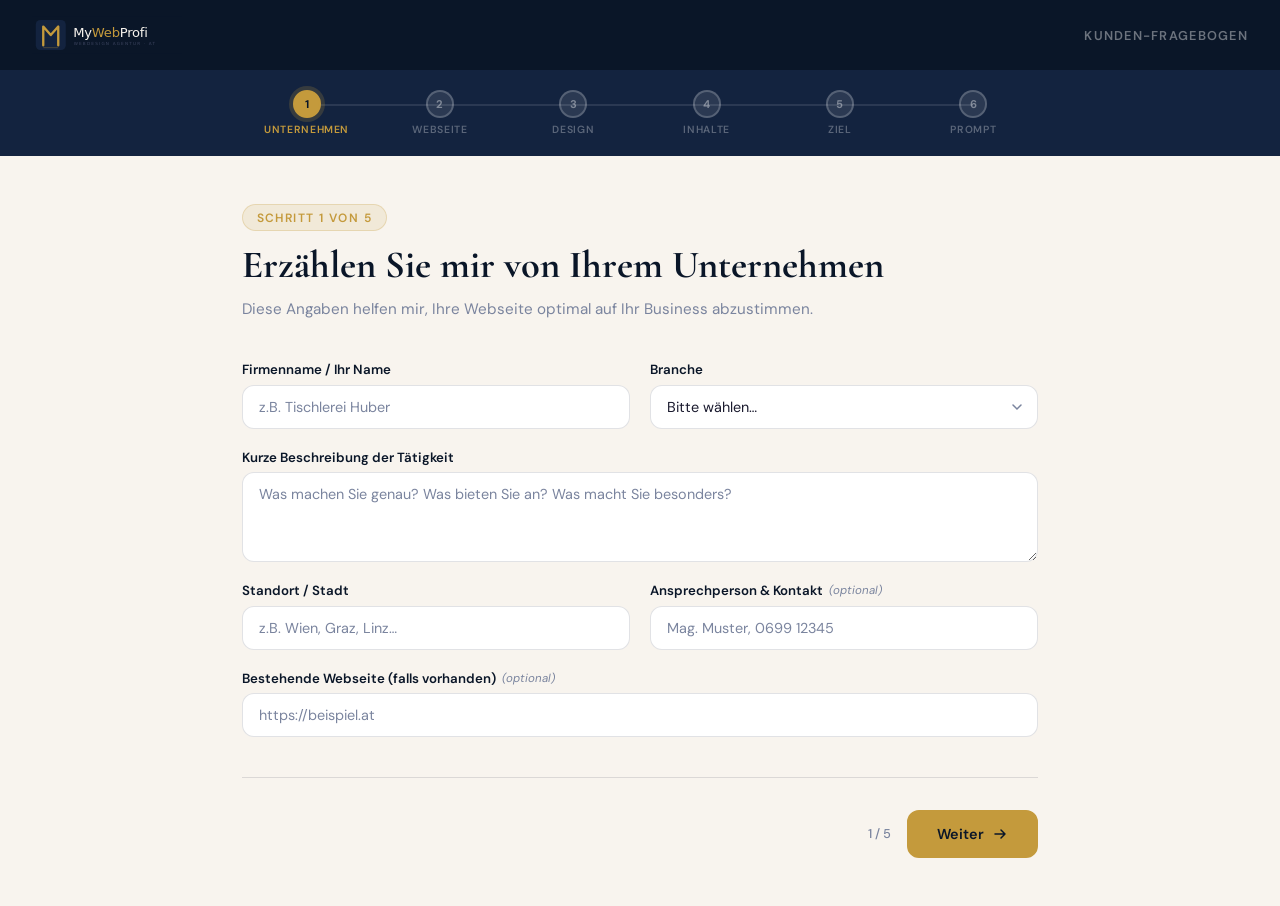
<file: kundenbrief.html>
<!DOCTYPE html>
<html lang="de">
<head>
  <meta charset="UTF-8" />
  <meta name="viewport" content="width=device-width, initial-scale=1.0" />
  <title>Kundenbrief – MyWebProfi</title>
  <meta name="robots" content="noindex, nofollow" />
  <link rel="icon" type="image/svg+xml" href="mywebprofi_favicon.svg" />
  <link rel="preconnect" href="https://fonts.googleapis.com" />
  <link rel="preconnect" href="https://fonts.gstatic.com" crossorigin />
  <link href="https://fonts.googleapis.com/css2?family=Cormorant+Garamond:wght@600;700&family=DM+Sans:wght@300;400;500;600&display=swap" rel="stylesheet" />
  <style>
/* ========================================================
   KUNDENBRIEF – MyWebProfi Intake Wizard
   6-stufiger Fragebogen → generiert fertigen Prompt
   ======================================================== */

:root {
  --navy:       #0A1628;
  --navy-l:     #13233F;
  --navy-mid:   #1C3059;
  --gold:       #C49A3C;
  --gold-l:     #D4AC52;
  --gold-pale:  rgba(196,154,60,0.12);
  --cream:      #F8F4EE;
  --cream-d:    #EDE7DA;
  --white:      #FFFFFF;
  --text:       #1A1A2E;
  --muted:      #7A849E;
  --border:     rgba(10,22,40,0.12);
  --success:    #2e7d32;
  --error:      #c62828;

  --font-d: 'Cormorant Garamond', serif;
  --font-b: 'DM Sans', system-ui, sans-serif;
  --ease:   cubic-bezier(0.22, 1, 0.36, 1);
  --r:      12px;
}

*, *::before, *::after { box-sizing: border-box; margin: 0; padding: 0; }
html { -webkit-font-smoothing: antialiased; }

body {
  font-family: var(--font-b);
  background: var(--cream);
  color: var(--text);
  min-height: 100vh;
  display: flex;
  flex-direction: column;
}

/* ---------- Top Bar ---------- */
.topbar {
  background: var(--navy);
  padding: 1rem 2rem;
  display: flex;
  align-items: center;
  justify-content: space-between;
  gap: 1rem;
}
.logo {
  display: flex; align-items: center; gap: .5rem;
  text-decoration: none; color: white;
  font-size: .95rem; font-weight: 500;
}
.logo-mark {
  width: 32px; height: 32px;
  background: var(--gold); color: var(--navy);
  border-radius: 7px; display: grid;
  place-items: center; font-weight: 700;
  font-size: .8rem;
}
.logo strong { color: var(--gold); font-weight: 700; }
.topbar-title {
  font-size: .8rem; font-weight: 600;
  letter-spacing: .1em; text-transform: uppercase;
  color: rgba(255,255,255,.4);
}

/* ---------- Progress Bar ---------- */
.progress-wrap {
  background: var(--navy-l);
  padding: 1.25rem 2rem;
  position: sticky; top: 0; z-index: 50;
}
.progress-steps {
  display: flex;
  align-items: center;
  max-width: 800px; margin: 0 auto;
  gap: 0;
}
.p-step {
  display: flex; flex-direction: column;
  align-items: center; gap: .3rem;
  flex: 1;
  position: relative;
}
.p-step:not(:last-child)::after {
  content: '';
  position: absolute;
  top: 14px; left: 50%;
  width: 100%; height: 2px;
  background: rgba(255,255,255,.1);
  z-index: 0;
}
.p-step.done:not(:last-child)::after { background: var(--gold); }

.p-dot {
  width: 28px; height: 28px;
  border-radius: 50%;
  background: rgba(255,255,255,.1);
  border: 2px solid rgba(255,255,255,.2);
  display: grid; place-items: center;
  font-size: .7rem; font-weight: 700;
  color: rgba(255,255,255,.4);
  position: relative; z-index: 1;
  transition: all .3s var(--ease);
  flex-shrink: 0;
}
.p-step.active .p-dot {
  background: var(--gold); border-color: var(--gold);
  color: var(--navy); box-shadow: 0 0 0 4px rgba(196,154,60,.2);
}
.p-step.done .p-dot {
  background: var(--gold); border-color: var(--gold); color: var(--navy);
}
.p-step.done .p-dot::after { content: '✓'; font-size: .75rem; }
.p-step.done .p-dot-num { display: none; }

.p-label {
  font-size: .65rem; font-weight: 600; letter-spacing: .06em;
  text-transform: uppercase; color: rgba(255,255,255,.3);
  text-align: center; white-space: nowrap;
}
.p-step.active .p-label { color: var(--gold); }
.p-step.done .p-label  { color: rgba(255,255,255,.5); }

/* ---------- Main Layout ---------- */
.wizard-main {
  flex: 1;
  max-width: 860px; width: 100%;
  margin: 0 auto;
  padding: 3rem 2rem;
}

/* ---------- Steps ---------- */
.step { display: none; animation: fadeSlide .4s var(--ease); }
.step.active { display: block; }

@keyframes fadeSlide {
  from { opacity: 0; transform: translateX(24px); }
  to   { opacity: 1; transform: translateX(0); }
}

.step-header { margin-bottom: 2.5rem; }
.step-label {
  display: inline-block;
  font-size: .75rem; font-weight: 600;
  letter-spacing: .12em; text-transform: uppercase;
  color: var(--gold);
  background: var(--gold-pale);
  border: 1px solid rgba(196,154,60,.25);
  padding: .3rem .85rem; border-radius: 100px;
  margin-bottom: .75rem;
}
.step-header h2 {
  font-family: var(--font-d);
  font-size: clamp(1.6rem, 4vw, 2.4rem);
  font-weight: 700; line-height: 1.15;
  color: var(--navy);
}
.step-header p {
  margin-top: .6rem; color: var(--muted);
  font-size: .95rem; line-height: 1.6;
}

/* ---------- Form Fields ---------- */
.field-grid {
  display: grid;
  grid-template-columns: 1fr 1fr;
  gap: 1.25rem;
  margin-bottom: 1.25rem;
}
.field-full { grid-column: 1 / -1; }

.field { display: flex; flex-direction: column; gap: .4rem; }

label {
  font-size: .83rem; font-weight: 600;
  color: var(--navy); display: flex;
  align-items: center; gap: .35rem;
}
label .opt {
  font-size: .72rem; font-weight: 400;
  color: var(--muted); font-style: italic;
}

input[type="text"],
input[type="url"],
input[type="email"],
select, textarea {
  width: 100%;
  padding: .75rem 1rem;
  border: 1.5px solid var(--border);
  border-radius: var(--r);
  background: var(--white);
  font-family: var(--font-b);
  font-size: .9rem; color: var(--text);
  transition: border-color .2s, box-shadow .2s;
  appearance: none;
}
input:focus, select:focus, textarea:focus {
  outline: none;
  border-color: var(--gold);
  box-shadow: 0 0 0 3px rgba(196,154,60,.12);
}
input::placeholder, textarea::placeholder { color: var(--muted); }

select {
  background-image: url("data:image/svg+xml,%3Csvg xmlns='http://www.w3.org/2000/svg' viewBox='0 0 16 16'%3E%3Cpath d='M4 6l4 4 4-4' stroke='%237A849E' stroke-width='1.5' fill='none' stroke-linecap='round'/%3E%3C/svg%3E");
  background-repeat: no-repeat;
  background-position: right 12px center;
  background-size: 16px;
  padding-right: 2.5rem;
  cursor: pointer;
}

textarea { resize: vertical; min-height: 90px; }

/* Radio Cards */
.radio-grid {
  display: grid;
  gap: .75rem;
  margin-bottom: 1.25rem;
}
.radio-grid-2 { grid-template-columns: 1fr 1fr; }
.radio-grid-3 { grid-template-columns: repeat(3, 1fr); }

.radio-card {
  position: relative;
  cursor: pointer;
}
.radio-card input[type="radio"],
.radio-card input[type="checkbox"] {
  position: absolute; opacity: 0; width: 0; height: 0;
}
.radio-label {
  display: flex; align-items: flex-start; gap: .75rem;
  padding: .9rem 1.1rem;
  border: 1.5px solid var(--border);
  border-radius: var(--r);
  background: var(--white);
  transition: all .2s var(--ease);
  cursor: pointer;
  user-select: none;
}
.radio-label:hover {
  border-color: rgba(196,154,60,.4);
  background: rgba(196,154,60,.04);
}
.radio-card input:checked + .radio-label {
  border-color: var(--gold);
  background: var(--gold-pale);
  box-shadow: 0 0 0 1px var(--gold);
}

.radio-icon { font-size: 1.2rem; flex-shrink: 0; margin-top: 1px; }
.radio-text { display: flex; flex-direction: column; gap: .15rem; }
.radio-title { font-size: .9rem; font-weight: 600; color: var(--navy); line-height: 1.2; }
.radio-desc  { font-size: .78rem; color: var(--muted); line-height: 1.4; }

/* Color Picker Row */
.color-row {
  display: grid; grid-template-columns: 1fr 1fr; gap: 1.25rem;
  margin-bottom: 1.25rem;
}
.color-field {
  display: flex; flex-direction: column; gap: .4rem;
}
.color-input-wrap {
  display: flex; align-items: center; gap: .75rem;
  padding: .6rem 1rem;
  border: 1.5px solid var(--border);
  border-radius: var(--r);
  background: var(--white);
  transition: border-color .2s;
}
.color-input-wrap:focus-within { border-color: var(--gold); }
input[type="color"] {
  width: 36px; height: 36px;
  border: none; padding: 0;
  border-radius: 6px; cursor: pointer;
  background: none;
}
.color-hex {
  flex: 1; border: none; background: none;
  font-family: var(--font-b); font-size: .9rem;
  color: var(--text); padding: 0;
  box-shadow: none !important;
}
.color-hex:focus { outline: none; }

/* Tags / Checkboxes inline */
.tag-grid {
  display: flex; flex-wrap: wrap; gap: .6rem;
  margin-bottom: 1.25rem;
}
.tag-check {
  position: relative;
  cursor: pointer;
}
.tag-check input { position: absolute; opacity: 0; width: 0; height: 0; }
.tag-label {
  display: block;
  padding: .4rem 1rem;
  border: 1.5px solid var(--border);
  border-radius: 100px;
  font-size: .83rem; font-weight: 500;
  color: var(--muted);
  background: var(--white);
  transition: all .2s;
  cursor: pointer;
  user-select: none;
}
.tag-check input:checked + .tag-label {
  border-color: var(--gold);
  background: var(--gold-pale);
  color: var(--navy);
  font-weight: 600;
}

/* Range Slider */
.range-wrap { display: flex; flex-direction: column; gap: .5rem; margin-bottom: 1.25rem; }
.range-labels { display: flex; justify-content: space-between; font-size: .78rem; color: var(--muted); }
input[type="range"] {
  width: 100%; height: 6px;
  border-radius: 3px;
  background: var(--cream-d);
  outline: none; cursor: pointer;
  border: none; padding: 0;
  accent-color: var(--gold);
  box-shadow: none;
}

/* Textarea Big */
.textarea-big { min-height: 120px; }

/* ---------- Navigation Buttons ---------- */
.nav-btns {
  display: flex; justify-content: space-between;
  align-items: center; gap: 1rem;
  margin-top: 2.5rem;
  padding-top: 2rem;
  border-top: 1px solid var(--border);
}

.btn {
  display: inline-flex; align-items: center; gap: .5rem;
  padding: .8rem 1.75rem;
  border-radius: var(--r);
  font-family: var(--font-b);
  font-size: .9rem; font-weight: 600;
  border: 2px solid transparent;
  cursor: pointer; transition: all .25s var(--ease);
  white-space: nowrap;
}
.btn-primary {
  background: var(--gold); color: var(--navy); border-color: var(--gold);
}
.btn-primary:hover {
  background: var(--gold-l); transform: translateY(-2px);
  box-shadow: 0 6px 20px rgba(196,154,60,.3);
}
.btn-secondary {
  background: transparent; color: var(--muted);
  border-color: var(--border);
}
.btn-secondary:hover { border-color: var(--navy); color: var(--navy); }

.step-counter {
  font-size: .8rem; color: var(--muted);
  font-weight: 500;
}

/* ---------- RESULT STEP ---------- */
.result-box {
  background: var(--navy);
  border-radius: var(--r);
  padding: 2rem;
  position: relative;
}
.result-label {
  font-size: .72rem; font-weight: 600;
  letter-spacing: .1em; text-transform: uppercase;
  color: var(--gold); margin-bottom: 1rem;
  display: block;
}
#prompt-output {
  white-space: pre-wrap;
  font-family: 'Courier New', monospace;
  font-size: .82rem;
  line-height: 1.65;
  color: rgba(248,244,238,.85);
  max-height: 420px;
  overflow-y: auto;
  padding-right: .5rem;
}
#prompt-output::-webkit-scrollbar { width: 4px; }
#prompt-output::-webkit-scrollbar-track { background: rgba(255,255,255,.05); }
#prompt-output::-webkit-scrollbar-thumb { background: var(--gold); border-radius: 2px; }

.copy-btn {
  position: absolute; top: 1rem; right: 1rem;
  background: rgba(255,255,255,.08);
  border: 1px solid rgba(255,255,255,.15);
  color: white; border-radius: 8px;
  padding: .4rem .9rem;
  font-family: var(--font-b);
  font-size: .78rem; font-weight: 600;
  cursor: pointer; transition: all .2s;
  display: flex; align-items: center; gap: .4rem;
}
.copy-btn:hover { background: var(--gold); color: var(--navy); border-color: var(--gold); }
.copy-btn.copied { background: #2e7d32; border-color: #2e7d32; color: white; }

.result-actions {
  display: flex; flex-wrap: wrap; gap: 1rem;
  margin-top: 1.5rem;
}

.tip-box {
  background: rgba(196,154,60,.08);
  border: 1px solid rgba(196,154,60,.2);
  border-radius: var(--r);
  padding: 1.25rem 1.5rem;
  margin-top: 1.5rem;
}
.tip-box h4 {
  font-family: var(--font-d);
  font-size: 1rem; font-weight: 700;
  color: var(--navy); margin-bottom: .4rem;
}
.tip-box p {
  font-size: .85rem; color: var(--muted); line-height: 1.6;
}
.tip-box strong { color: var(--navy); }

/* ---------- Danke-Seite (Step 6) ---------- */
.thankyou-wrap {
  max-width: 560px;
  margin: 0 auto;
  text-align: center;
  padding: 1rem 0 3rem;
}

.thankyou-icon {
  margin: 0 auto 2rem;
  display: flex; justify-content: center;
}
.check-path {
  stroke-dasharray: 60;
  stroke-dashoffset: 60;
  animation: drawCheck .6s .2s var(--ease) forwards;
}
@keyframes drawCheck {
  to { stroke-dashoffset: 0; }
}
@keyframes spin {
  to { transform: rotate(360deg); }
}

.thankyou-title {
  font-family: var(--font-d);
  font-size: clamp(1.8rem, 5vw, 2.6rem);
  font-weight: 700;
  color: var(--navy);
  margin-bottom: 1rem;
}
.thankyou-sub {
  font-size: 1rem;
  color: var(--muted);
  line-height: 1.7;
  margin-bottom: 2.5rem;
}
.thankyou-sub strong { color: var(--navy); }

.thankyou-steps {
  display: flex;
  flex-direction: column;
  gap: 1.25rem;
  text-align: left;
  background: var(--white);
  border: 1px solid var(--border);
  border-radius: var(--r);
  padding: 1.75rem;
  margin-bottom: 2rem;
}
.ty-step {
  display: flex; align-items: flex-start; gap: 1rem;
}
.ty-step-num {
  width: 32px; height: 32px;
  background: var(--gold); color: var(--navy);
  border-radius: 50%; display: grid;
  place-items: center; font-weight: 700;
  font-size: .85rem; flex-shrink: 0;
}
.ty-step strong {
  display: block; font-size: .95rem;
  color: var(--navy); margin-bottom: .15rem;
}
.ty-step p { font-size: .85rem; color: var(--muted); margin: 0; }

.thankyou-contact {
  display: flex; flex-direction: column;
  align-items: center; gap: .6rem;
}
.thankyou-contact p { font-size: .85rem; color: var(--muted); }
.ty-link {
  font-size: .92rem; font-weight: 600;
  color: var(--navy); text-decoration: none;
  transition: color .2s;
}
.ty-link:hover { color: var(--gold); }

/* ---------- Responsive ---------- */
@media (max-width: 640px) {
  .p-label { display: none; }
  .field-grid { grid-template-columns: 1fr; }
  .radio-grid-2, .radio-grid-3 { grid-template-columns: 1fr; }
  .color-row { grid-template-columns: 1fr; }
  .wizard-main { padding: 2rem 1.25rem; }
  .topbar-title { display: none; }
}
  </style>
</head>
<body>

<!-- Top Bar -->
<div class="topbar">
  <a href="index.html" class="logo" aria-label="MyWebProfi Startseite">
    <img src="mywebprofi_logo_dark.svg" alt="MyWebProfi Logo" width="150" height="38" style="display:block;" />
  </a>
  <span class="topbar-title">Kunden-Fragebogen</span>
</div>

<!-- Progress -->
<div class="progress-wrap">
  <div class="progress-steps" id="progress-steps">
    <div class="p-step active" data-step="1">
      <div class="p-dot"><span class="p-dot-num">1</span></div>
      <span class="p-label">Unternehmen</span>
    </div>
    <div class="p-step" data-step="2">
      <div class="p-dot"><span class="p-dot-num">2</span></div>
      <span class="p-label">Webseite</span>
    </div>
    <div class="p-step" data-step="3">
      <div class="p-dot"><span class="p-dot-num">3</span></div>
      <span class="p-label">Design</span>
    </div>
    <div class="p-step" data-step="4">
      <div class="p-dot"><span class="p-dot-num">4</span></div>
      <span class="p-label">Inhalte</span>
    </div>
    <div class="p-step" data-step="5">
      <div class="p-dot"><span class="p-dot-num">5</span></div>
      <span class="p-label">Ziel</span>
    </div>
    <div class="p-step" data-step="6">
      <div class="p-dot"><span class="p-dot-num">6</span></div>
      <span class="p-label">Prompt</span>
    </div>
  </div>
</div>

<!-- Wizard -->
<main class="wizard-main">

  <!-- ===== SCHRITT 1: Unternehmen ===== -->
  <div class="step active" id="step-1">
    <div class="step-header">
      <span class="step-label">Schritt 1 von 5</span>
      <h2>Erzählen Sie mir von Ihrem Unternehmen</h2>
      <p>Diese Angaben helfen mir, Ihre Webseite optimal auf Ihr Business abzustimmen.</p>
    </div>

    <div class="field-grid">
      <div class="field">
        <label for="f-firma">Firmenname / Ihr Name</label>
        <input type="text" id="f-firma" placeholder="z.B. Tischlerei Huber" />
      </div>
      <div class="field">
        <label for="f-branche">Branche</label>
        <select id="f-branche">
          <option value="">Bitte wählen…</option>
          <option>Handwerk & Bau</option>
          <option>Gastronomie & Catering</option>
          <option>Beauty & Wellness</option>
          <option>Gesundheit & Medizin</option>
          <option>Recht & Beratung</option>
          <option>Fitness & Sport</option>
          <option>Immobilien</option>
          <option>IT & Technik</option>
          <option>Handel & E-Commerce</option>
          <option>Dienstleistungen</option>
          <option>Kunst & Kreativ</option>
          <option>Bildung & Coaching</option>
          <option>Landwirtschaft</option>
          <option>Transport & Logistik</option>
          <option>Sonstiges</option>
        </select>
      </div>
      <div class="field field-full">
        <label for="f-beschreibung">Kurze Beschreibung der Tätigkeit</label>
        <textarea id="f-beschreibung" placeholder="Was machen Sie genau? Was bieten Sie an? Was macht Sie besonders?"></textarea>
      </div>
      <div class="field">
        <label for="f-standort">Standort / Stadt</label>
        <input type="text" id="f-standort" placeholder="z.B. Wien, Graz, Linz…" />
      </div>
      <div class="field">
        <label for="f-kontakt">Ansprechperson & Kontakt <span class="opt">(optional)</span></label>
        <input type="text" id="f-kontakt" placeholder="Mag. Muster, 0699 12345" />
      </div>
      <div class="field field-full">
        <label for="f-bestehend">Bestehende Webseite (falls vorhanden) <span class="opt">(optional)</span></label>
        <input type="url" id="f-bestehend" placeholder="https://beispiel.at" />
      </div>
    </div>

    <div class="nav-btns">
      <div></div>
      <div style="display:flex;align-items:center;gap:1rem;">
        <span class="step-counter">1 / 5</span>
        <button class="btn btn-primary" onclick="goTo(2)">
          Weiter
          <svg width="16" height="16" viewBox="0 0 16 16" fill="none"><path d="M3 8h10M9 4l4 4-4 4" stroke="currentColor" stroke-width="1.5" stroke-linecap="round" stroke-linejoin="round"/></svg>
        </button>
      </div>
    </div>
  </div>

  <!-- ===== SCHRITT 2: Webseiten-Art ===== -->
  <div class="step" id="step-2">
    <div class="step-header">
      <span class="step-label">Schritt 2 von 5</span>
      <h2>Welche Art Webseite wünschen Sie?</h2>
      <p>Wählen Sie den Typ und die gewünschten Seiten aus.</p>
    </div>

    <div style="margin-bottom:1.5rem;">
      <label style="margin-bottom:.75rem;display:block;">Webseiten-Typ</label>
      <div class="radio-grid radio-grid-2">
        <label class="radio-card">
          <input type="radio" name="typ" value="Onepager (alles auf einer Seite)" checked />
          <div class="radio-label">
            <span class="radio-icon">📄</span>
            <div class="radio-text">
              <span class="radio-title">Onepager</span>
              <span class="radio-desc">Alles auf einer langen Seite – ideal für Einzel­unter­nehmer</span>
            </div>
          </div>
        </label>
        <label class="radio-card">
          <input type="radio" name="typ" value="Unternehmenswebsite (mehrere Unterseiten)" />
          <div class="radio-label">
            <span class="radio-icon">🏢</span>
            <div class="radio-text">
              <span class="radio-title">Unternehmenswebsite</span>
              <span class="radio-desc">Mehrere Unterseiten – für etablierte Betriebe</span>
            </div>
          </div>
        </label>
        <label class="radio-card">
          <input type="radio" name="typ" value="Landingpage (Kampagnen/Aktions-Seite)" />
          <div class="radio-label">
            <span class="radio-icon">🎯</span>
            <div class="radio-text">
              <span class="radio-title">Landingpage</span>
              <span class="radio-desc">Eine Seite für ein spezifisches Angebot oder eine Kampagne</span>
            </div>
          </div>
        </label>
        <label class="radio-card">
          <input type="radio" name="typ" value="Portfolio-Website" />
          <div class="radio-label">
            <span class="radio-icon">🎨</span>
            <div class="radio-text">
              <span class="radio-title">Portfolio</span>
              <span class="radio-desc">Arbeiten & Referenzen präsentieren</span>
            </div>
          </div>
        </label>
      </div>
    </div>

    <div style="margin-bottom:1.5rem;">
      <label style="margin-bottom:.75rem;display:block;">Gewünschte Unterseiten / Bereiche <span class="opt">(alle die zutreffen)</span></label>
      <div class="tag-grid" id="seiten-tags">
        <label class="tag-check"><input type="checkbox" value="Startseite / Hero" checked /><span class="tag-label">🏠 Startseite</span></label>
        <label class="tag-check"><input type="checkbox" value="Über uns / Über mich" /><span class="tag-label">👤 Über uns</span></label>
        <label class="tag-check"><input type="checkbox" value="Leistungen / Angebote" /><span class="tag-label">⚙️ Leistungen</span></label>
        <label class="tag-check"><input type="checkbox" value="Preise / Pakete" /><span class="tag-label">💶 Preise</span></label>
        <label class="tag-check"><input type="checkbox" value="Kontakt" /><span class="tag-label">✉️ Kontakt</span></label>
        <label class="tag-check"><input type="checkbox" value="Galerie / Portfolio" /><span class="tag-label">🖼️ Galerie</span></label>
        <label class="tag-check"><input type="checkbox" value="Blog / News" /><span class="tag-label">📝 Blog</span></label>
        <label class="tag-check"><input type="checkbox" value="Team-Vorstellung" /><span class="tag-label">👥 Team</span></label>
        <label class="tag-check"><input type="checkbox" value="FAQ" /><span class="tag-label">❓ FAQ</span></label>
        <label class="tag-check"><input type="checkbox" value="Referenzen / Bewertungen" /><span class="tag-label">⭐ Referenzen</span></label>
        <label class="tag-check"><input type="checkbox" value="Impressum & Datenschutz" checked /><span class="tag-label">⚖️ Impressum / Datenschutz</span></label>
        <label class="tag-check"><input type="checkbox" value="Shop / E-Commerce (Grundstruktur)" /><span class="tag-label">🛒 Shop</span></label>
      </div>
    </div>

    <div class="field-grid">
      <div class="field">
        <label for="f-paket">Gewünschtes Paket</label>
        <select id="f-paket">
          <option value="Noch unklar">Noch unklar</option>
          <option value="Starter (Onepager, ab 499€)">Starter (ab 499€)</option>
          <option value="Professional (bis 5 Seiten, ab 899€)">Professional (ab 899€)</option>
          <option value="Premium (unbegrenzt, ab 1.499€)">Premium (ab 1.499€)</option>
          <option value="Nur Wartung / Pflege">Nur Wartung</option>
          <option value="Redesign der bestehenden Webseite">Redesign</option>
        </select>
      </div>
      <div class="field">
        <label for="f-deadline">Gewünschter Fertigstellungs-Termin</label>
        <input type="text" id="f-deadline" placeholder="z.B. Ende des Monats, asap, 15.06." />
      </div>
      <div class="field field-full">
        <label for="f-logo">Logo & Markenmaterial vorhanden?</label>
        <select id="f-logo">
          <option value="Logo vorhanden (wird geliefert)">Ja, Logo vorhanden</option>
          <option value="Logo vorhanden, aber Farben/Fonts unbekannt">Logo vorhanden, Farben/Fonts unbekannt</option>
          <option value="Kein Logo – bitte einfaches Text-Logo erstellen">Kein Logo – Text-Logo bitte erstellen</option>
          <option value="Kein Logo – Logo-Design separat anfragen">Kein Logo – will Logo-Design separat anfragen</option>
        </select>
      </div>
    </div>

    <div class="nav-btns">
      <button class="btn btn-secondary" onclick="goTo(1)">← Zurück</button>
      <div style="display:flex;align-items:center;gap:1rem;">
        <span class="step-counter">2 / 5</span>
        <button class="btn btn-primary" onclick="goTo(3)">Weiter →</button>
      </div>
    </div>
  </div>

  <!-- ===== SCHRITT 3: Design ===== -->
  <div class="step" id="step-3">
    <div class="step-header">
      <span class="step-label">Schritt 3 von 5</span>
      <h2>Design, Farben & Stil</h2>
      <p>Wie soll Ihre Webseite aussehen und welche Gefühle soll sie auslösen?</p>
    </div>

    <div style="margin-bottom:1.5rem;">
      <label style="margin-bottom:.75rem;display:block;">Stilrichtung</label>
      <div class="radio-grid radio-grid-3">
        <label class="radio-card"><input type="radio" name="stil" value="Modern & Clean (viel Weißraum, klare Linien)" /><div class="radio-label"><span class="radio-icon">✨</span><div class="radio-text"><span class="radio-title">Modern & Clean</span><span class="radio-desc">Viel Weißraum, klare Linien</span></div></div></label>
        <label class="radio-card"><input type="radio" name="stil" value="Klassisch & Seriös (traditionell, vertrauenswürdig)" checked /><div class="radio-label"><span class="radio-icon">🏛️</span><div class="radio-text"><span class="radio-title">Klassisch & Seriös</span><span class="radio-desc">Traditionell, vertrauenswürdig</span></div></div></label>
        <label class="radio-card"><input type="radio" name="stil" value="Mutig & Farbenfroh (lebhaft, auffällig)" /><div class="radio-label"><span class="radio-icon">🎨</span><div class="radio-text"><span class="radio-title">Mutig & Farbenfroh</span><span class="radio-desc">Lebhaft und auffällig</span></div></div></label>
        <label class="radio-card"><input type="radio" name="stil" value="Minimalistisch (sehr schlicht, fast textlos)" /><div class="radio-label"><span class="radio-icon">⬜</span><div class="radio-text"><span class="radio-title">Minimalistisch</span><span class="radio-desc">Sehr schlicht, wenig Ablenkung</span></div></div></label>
        <label class="radio-card"><input type="radio" name="stil" value="Luxuriös & Edel (dunkel, premium)" /><div class="radio-label"><span class="radio-icon">💎</span><div class="radio-text"><span class="radio-title">Luxuriös & Edel</span><span class="radio-desc">Dunkel, premium, hochwertig</span></div></div></label>
        <label class="radio-card"><input type="radio" name="stil" value="Natürlich & Organisch (Erdtöne, Nachhaltigkeit)" /><div class="radio-label"><span class="radio-icon">🌿</span><div class="radio-text"><span class="radio-title">Natürlich & Organisch</span><span class="radio-desc">Erdtöne, Nachhaltigkeit</span></div></div></label>
      </div>
    </div>

    <div style="margin-bottom:1rem;">
      <label style="margin-bottom:.75rem;display:block;">Welche Eigenschaften soll die Webseite ausstrahlen? <span class="opt">(alle die passen)</span></label>
      <div class="tag-grid">
        <label class="tag-check"><input type="checkbox" value="Vertrauen" /><span class="tag-label">🤝 Vertrauen</span></label>
        <label class="tag-check"><input type="checkbox" value="Kompetenz" /><span class="tag-label">🎓 Kompetenz</span></label>
        <label class="tag-check"><input type="checkbox" value="Freundlichkeit" /><span class="tag-label">😊 Freundlichkeit</span></label>
        <label class="tag-check"><input type="checkbox" value="Kreativität" /><span class="tag-label">💡 Kreativität</span></label>
        <label class="tag-check"><input type="checkbox" value="Exklusivität" /><span class="tag-label">✨ Exklusivität</span></label>
        <label class="tag-check"><input type="checkbox" value="Modernität" /><span class="tag-label">🚀 Modernität</span></label>
        <label class="tag-check"><input type="checkbox" value="Regionalität / Heimatverbundenheit" /><span class="tag-label">🇦🇹 Regionalität</span></label>
        <label class="tag-check"><input type="checkbox" value="Nachhaltigkeit" /><span class="tag-label">♻️ Nachhaltigkeit</span></label>
        <label class="tag-check"><input type="checkbox" value="Preiswürdigkeit / Fairness" /><span class="tag-label">💶 Fairness</span></label>
        <label class="tag-check"><input type="checkbox" value="Innovation" /><span class="tag-label">⚡ Innovation</span></label>
      </div>
    </div>

    <div class="color-row">
      <div class="color-field">
        <label>Hauptfarbe (Primärfarbe)</label>
        <div class="color-input-wrap">
          <input type="color" id="f-farbe1" value="#1C3059" />
          <input type="text" class="color-hex" id="f-farbe1-hex" value="#1C3059" maxlength="7" placeholder="#000000" />
        </div>
      </div>
      <div class="color-field">
        <label>Akzentfarbe <span class="opt">(optional)</span></label>
        <div class="color-input-wrap">
          <input type="color" id="f-farbe2" value="#C49A3C" />
          <input type="text" class="color-hex" id="f-farbe2-hex" value="#C49A3C" maxlength="7" placeholder="#000000" />
        </div>
      </div>
    </div>

    <div style="margin-bottom:1.5rem;">
      <label style="margin-bottom:.75rem;display:block;">Hintergrund-Stil</label>
      <div class="radio-grid radio-grid-3">
        <label class="radio-card"><input type="radio" name="bg" value="Hell (weißer/heller Hintergrund)" checked /><div class="radio-label" style="justify-content:center;text-align:center;"><div class="radio-text"><span class="radio-title">☀️ Hell</span><span class="radio-desc">Weißer/heller Hintergrund</span></div></div></label>
        <label class="radio-card"><input type="radio" name="bg" value="Dunkel (dunkler/nächtlicher Hintergrund)" /><div class="radio-label" style="justify-content:center;text-align:center;"><div class="radio-text"><span class="radio-title">🌙 Dunkel</span><span class="radio-desc">Dunkler / nächtlicher Look</span></div></div></label>
        <label class="radio-card"><input type="radio" name="bg" value="Gemischt (hell + dunkle Abschnitte)" /><div class="radio-label" style="justify-content:center;text-align:center;"><div class="radio-text"><span class="radio-title">⚖️ Gemischt</span><span class="radio-desc">Hell & Dunkel kombiniert</span></div></div></label>
      </div>
    </div>

    <div class="field-grid">
      <div class="field">
        <label for="f-insp1">Webseite als Inspiration #1 <span class="opt">(optional)</span></label>
        <input type="url" id="f-insp1" placeholder="https://beispiel.com" />
      </div>
      <div class="field">
        <label for="f-insp2">Webseite als Inspiration #2 <span class="opt">(optional)</span></label>
        <input type="url" id="f-insp2" placeholder="https://beispiel.com" />
      </div>
      <div class="field field-full">
        <label for="f-design-notizen">Besondere Design-Wünsche <span class="opt">(optional)</span></label>
        <textarea id="f-design-notizen" placeholder="z.B. 'Ähnlich wie Konkurrent X aber moderner', 'Unbedingt viele Fotos', 'Kein Rot', …"></textarea>
      </div>
    </div>

    <div class="nav-btns">
      <button class="btn btn-secondary" onclick="goTo(2)">← Zurück</button>
      <div style="display:flex;align-items:center;gap:1rem;">
        <span class="step-counter">3 / 5</span>
        <button class="btn btn-primary" onclick="goTo(4)">Weiter →</button>
      </div>
    </div>
  </div>

  <!-- ===== SCHRITT 4: Inhalte & Features ===== -->
  <div class="step" id="step-4">
    <div class="step-header">
      <span class="step-label">Schritt 4 von 5</span>
      <h2>Inhalte & Funktionen</h2>
      <p>Was soll Ihre Webseite können? Was liefert der Kunde, was übernehme ich?</p>
    </div>

    <div style="margin-bottom:1.5rem;">
      <label style="margin-bottom:.75rem;display:block;">Gewünschte Funktionen / Features <span class="opt">(alle die zutreffen)</span></label>
      <div class="tag-grid">
        <label class="tag-check"><input type="checkbox" value="Kontaktformular" /><span class="tag-label">✉️ Kontaktformular</span></label>
        <label class="tag-check"><input type="checkbox" value="Google Maps Karte" /><span class="tag-label">📍 Google Maps</span></label>
        <label class="tag-check"><input type="checkbox" value="WhatsApp-Button" /><span class="tag-label">💬 WhatsApp-Button</span></label>
        <label class="tag-check"><input type="checkbox" value="Foto-Galerie / Bildergalerie" /><span class="tag-label">🖼️ Bildergalerie</span></label>
        <label class="tag-check"><input type="checkbox" value="Slider / Carousel" /><span class="tag-label">🎠 Slider</span></label>
        <label class="tag-check"><input type="checkbox" value="Testimonials / Kundenstimmen" /><span class="tag-label">⭐ Testimonials</span></label>
        <label class="tag-check"><input type="checkbox" value="Newsletter-Anmeldung" /><span class="tag-label">📧 Newsletter</span></label>
        <label class="tag-check"><input type="checkbox" value="Online-Buchung / Terminvereinbarung" /><span class="tag-label">📅 Online-Buchung</span></label>
        <label class="tag-check"><input type="checkbox" value="Preistabelle / Pakete" /><span class="tag-label">💶 Preistabelle</span></label>
        <label class="tag-check"><input type="checkbox" value="Animationen & Scroll-Effekte" /><span class="tag-label">✨ Animationen</span></label>
        <label class="tag-check"><input type="checkbox" value="Google Analytics / Tracking" /><span class="tag-label">📊 Analytics</span></label>
        <label class="tag-check"><input type="checkbox" value="Cookie-Banner (DSGVO)" /><span class="tag-label">🍪 Cookie-Banner</span></label>
        <label class="tag-check"><input type="checkbox" value="Mehrsprachigkeit (DE/EN)" /><span class="tag-label">🌍 Mehrsprachigkeit</span></label>
        <label class="tag-check"><input type="checkbox" value="Downloadbereich (z.B. PDFs)" /><span class="tag-label">📥 Downloads</span></label>
        <label class="tag-check"><input type="checkbox" value="Instagram-Feed-Einbindung" /><span class="tag-label">📸 Instagram-Feed</span></label>
        <label class="tag-check"><input type="checkbox" value="Live-Chat (z.B. Tidio)" /><span class="tag-label">💭 Live-Chat</span></label>
      </div>
    </div>

    <div style="margin-bottom:1.5rem;">
      <label style="margin-bottom:.75rem;display:block;">Liefert der Kunde eigene Texte?</label>
      <div class="radio-grid radio-grid-3">
        <label class="radio-card"><input type="radio" name="texte" value="Ja – Texte werden vollständig geliefert" /><div class="radio-label" style="justify-content:center;"><div class="radio-text"><span class="radio-title">✅ Ja, vollständig</span></div></div></label>
        <label class="radio-card"><input type="radio" name="texte" value="Teilweise – Grundinfos geliefert, Rest bitte erstellen" checked /><div class="radio-label" style="justify-content:center;"><div class="radio-text"><span class="radio-title">🟡 Teilweise</span></div></div></label>
        <label class="radio-card"><input type="radio" name="texte" value="Nein – bitte professionelle Platzhaltertexte erstellen" /><div class="radio-label" style="justify-content:center;"><div class="radio-text"><span class="radio-title">❌ Nein</span></div></div></label>
      </div>
    </div>

    <div style="margin-bottom:1.5rem;">
      <label style="margin-bottom:.75rem;display:block;">Liefert der Kunde eigene Fotos?</label>
      <div class="radio-grid radio-grid-3">
        <label class="radio-card"><input type="radio" name="fotos" value="Ja – professionelle Fotos werden geliefert" /><div class="radio-label" style="justify-content:center;"><div class="radio-text"><span class="radio-title">📷 Ja, eigene Fotos</span></div></div></label>
        <label class="radio-card"><input type="radio" name="fotos" value="Stockfotos sind in Ordnung" checked /><div class="radio-label" style="justify-content:center;"><div class="radio-text"><span class="radio-title">🖼️ Stockfotos ok</span></div></div></label>
        <label class="radio-card"><input type="radio" name="fotos" value="Mischung aus eigenen Fotos und Stockfotos" /><div class="radio-label" style="justify-content:center;"><div class="radio-text"><span class="radio-title">🔀 Beides kombinieren</span></div></div></label>
      </div>
    </div>

    <div class="field">
      <label for="f-besonderheiten">Besondere Inhalts-Wünsche oder spezielle Anforderungen <span class="opt">(optional)</span></label>
      <textarea id="f-besonderheiten" class="textarea-big" placeholder="z.B. 'Wir haben 5 Mitarbeiter die vorgestellt werden sollen', 'Es gibt eine spezielle Maschine die wir zeigen wollen', 'Wir brauchen eine Anfahrtsbeschreibung', …"></textarea>
    </div>

    <div class="nav-btns">
      <button class="btn btn-secondary" onclick="goTo(3)">← Zurück</button>
      <div style="display:flex;align-items:center;gap:1rem;">
        <span class="step-counter">4 / 5</span>
        <button class="btn btn-primary" onclick="goTo(5)">Weiter →</button>
      </div>
    </div>
  </div>

  <!-- ===== SCHRITT 5: Zielgruppe & Ziel ===== -->
  <div class="step" id="step-5">
    <div class="step-header">
      <span class="step-label">Schritt 5 von 5</span>
      <h2>Zielgruppe & Ziel der Webseite</h2>
      <p>Wer soll die Seite besuchen und was soll sie erreichen?</p>
    </div>

    <div style="margin-bottom:1.5rem;">
      <label style="margin-bottom:.75rem;display:block;">Hauptziel der Webseite</label>
      <div class="radio-grid radio-grid-2">
        <label class="radio-card"><input type="radio" name="ziel" value="Telefonanrufe / Anfragen generieren" checked /><div class="radio-label"><span class="radio-icon">📞</span><div class="radio-text"><span class="radio-title">Anrufe & Anfragen</span><span class="radio-desc">Kunden sollen anrufen oder schreiben</span></div></div></label>
        <label class="radio-card"><input type="radio" name="ziel" value="Online-Sichtbarkeit / Gefunden werden" /><div class="radio-label"><span class="radio-icon">🔍</span><div class="radio-text"><span class="radio-title">Sichtbarkeit / SEO</span><span class="radio-desc">Bei Google gefunden werden</span></div></div></label>
        <label class="radio-card"><input type="radio" name="ziel" value="Vertrauen aufbauen / Seriösität zeigen" /><div class="radio-label"><span class="radio-icon">🤝</span><div class="radio-text"><span class="radio-title">Vertrauen aufbauen</span><span class="radio-desc">Professioneller Auftritt, Glaubwürdigkeit</span></div></div></label>
        <label class="radio-card"><input type="radio" name="ziel" value="Produkte / Leistungen vorstellen" /><div class="radio-label"><span class="radio-icon">🛒</span><div class="radio-text"><span class="radio-title">Produkte vorstellen</span><span class="radio-desc">Sortiment oder Leistungen zeigen</span></div></div></label>
        <label class="radio-card"><input type="radio" name="ziel" value="Online-Buchungen / Termine entgegennehmen" /><div class="radio-label"><span class="radio-icon">📅</span><div class="radio-text"><span class="radio-title">Online-Buchungen</span><span class="radio-desc">Kunden können direkt buchen</span></div></div></label>
        <label class="radio-card"><input type="radio" name="ziel" value="Marke / Image aufbauen" /><div class="radio-label"><span class="radio-icon">⭐</span><div class="radio-text"><span class="radio-title">Marke aufbauen</span><span class="radio-desc">Langfristiges Branding & Wiedererkennung</span></div></div></label>
      </div>
    </div>

    <div class="field-grid">
      <div class="field">
        <label for="f-zielgruppe">Zielgruppe beschreiben</label>
        <input type="text" id="f-zielgruppe" placeholder="z.B. Familien in Wien, Unternehmen ab 10 MA, Senioren…" />
      </div>
      <div class="field">
        <label for="f-reichweite">Geografische Reichweite</label>
        <select id="f-reichweite">
          <option>Lokal (eine Stadt / Bezirk)</option>
          <option>Regional (Bundesland)</option>
          <option>Österreichweit</option>
          <option>Deutschland, AT, CH (DACH)</option>
          <option>International</option>
        </select>
      </div>
      <div class="field">
        <label for="f-konkurrenz">Mitbewerber / Wettbewerber <span class="opt">(optional)</span></label>
        <input type="text" id="f-konkurrenz" placeholder="z.B. Firma X, Firma Y in der Region" />
      </div>
      <div class="field">
        <label for="f-alleinstellung">Was unterscheidet Sie von der Konkurrenz? <span class="opt">(optional)</span></label>
        <input type="text" id="f-alleinstellung" placeholder="z.B. 24h-Service, 20 Jahre Erfahrung, günstigste Preise…" />
      </div>
      <div class="field field-full">
        <label for="f-sonstiges">Noch etwas Wichtiges? <span class="opt">(optional)</span></label>
        <textarea id="f-sonstiges" placeholder="Alles was ich noch wissen sollte – kein Detail ist zu klein!"></textarea>
      </div>
    </div>

    <div class="nav-btns">
      <button class="btn btn-secondary" onclick="goTo(4)">← Zurück</button>
      <div style="display:flex;align-items:center;gap:1rem;">
        <span class="step-counter">5 / 5</span>
        <button class="btn btn-primary" id="submit-btn" onclick="submitForm()">
          <span id="submit-btn-text">Anfrage absenden</span>
          <svg id="submit-icon" width="16" height="16" viewBox="0 0 16 16" fill="none"><path d="M3 8h10M9 4l4 4-4 4" stroke="currentColor" stroke-width="1.5" stroke-linecap="round" stroke-linejoin="round"/></svg>
          <svg id="submit-spinner" width="16" height="16" viewBox="0 0 16 16" fill="none" style="display:none;animation:spin .8s linear infinite"><circle cx="8" cy="8" r="6" stroke="currentColor" stroke-width="2" stroke-dasharray="28" stroke-dashoffset="10" stroke-linecap="round"/></svg>
        </button>
      </div>
    </div>
  </div>

  <!-- ===== SCHRITT 6: Danke-Seite (Kunden-Ansicht) ===== -->
  <div class="step" id="step-6">
    <div class="thankyou-wrap">
      <div class="thankyou-icon" aria-hidden="true">
        <svg viewBox="0 0 80 80" fill="none" xmlns="http://www.w3.org/2000/svg" width="80" height="80">
          <circle cx="40" cy="40" r="38" stroke="#C49A3C" stroke-width="2" opacity="0.3"/>
          <circle cx="40" cy="40" r="30" fill="#C49A3C" opacity="0.12"/>
          <path d="M24 40l10 10 22-22" stroke="#C49A3C" stroke-width="3" stroke-linecap="round" stroke-linejoin="round" class="check-path"/>
        </svg>
      </div>
      <h2 class="thankyou-title">Vielen Dank für Ihre Anfrage!</h2>
      <p class="thankyou-sub">
        Ihre Angaben wurden erfolgreich übermittelt.<br />
        Wir melden uns in der Regel <strong>innerhalb von 24 Stunden</strong> bei Ihnen.
      </p>

      <div class="thankyou-steps">
        <div class="ty-step">
          <span class="ty-step-num">1</span>
          <div>
            <strong>Wir prüfen Ihre Angaben</strong>
            <p>Unser Team schaut sich Ihren Wunsch genau an.</p>
          </div>
        </div>
        <div class="ty-step">
          <span class="ty-step-num">2</span>
          <div>
            <strong>Sie erhalten ein Angebot</strong>
            <p>Wir senden Ihnen ein transparentes, unverbindliches Angebot.</p>
          </div>
        </div>
        <div class="ty-step">
          <span class="ty-step-num">3</span>
          <div>
            <strong>Ihre Webseite geht live</strong>
            <p>Nach Freigabe setzen wir Ihre Webseite schnell und professionell um.</p>
          </div>
        </div>
      </div>

      <div class="thankyou-contact">
        <p>Fragen? Erreichen Sie uns direkt:</p>
        <a href="mailto:steinit84@gmail.com" class="ty-link">✉ steinit84@gmail.com</a>
        <a href="tel:+4369911731265" class="ty-link">☎ +43 699 11731265</a>
      </div>

      <button class="btn btn-secondary" style="margin-top:2rem;" onclick="resetForm()">
        Neue Anfrage starten
      </button>
    </div>

    <!-- Versteckt: Prompt-Ausgabe (nur intern, nie sichtbar) -->
    <pre id="prompt-output" style="display:none;visibility:hidden;position:absolute;left:-9999px;" aria-hidden="true"></pre>
  </div>

</main>

<script>
/* =====================================================
   WIZARD LOGIC
   ===================================================== */

let currentStep = 1;
const TOTAL = 5; // Schritt 6 = Ergebnis, kein echter Step

function goTo(n) {
  // Step verstecken
  document.querySelector(`.step.active`)?.classList.remove('active');
  document.getElementById(`step-${n}`).classList.add('active');

  // Progress aktualisieren
  document.querySelectorAll('.p-step').forEach((el, i) => {
    const s = i + 1;
    el.classList.toggle('active', s === n);
    el.classList.toggle('done', s < n);
  });

  currentStep = n;
  window.scrollTo({ top: 0, behavior: 'smooth' });
}

/* =====================================================
   COLOR PICKER SYNC
   ===================================================== */

function syncColor(pickerId, hexId) {
  const picker = document.getElementById(pickerId);
  const hex    = document.getElementById(hexId);
  if (!picker || !hex) return;

  picker.addEventListener('input', () => { hex.value = picker.value; });
  hex.addEventListener('input', () => {
    if (/^#[0-9A-Fa-f]{6}$/.test(hex.value)) {
      picker.value = hex.value;
    }
  });
}
syncColor('f-farbe1', 'f-farbe1-hex');
syncColor('f-farbe2', 'f-farbe2-hex');

/* =====================================================
   CHECKED TAGS HELPER
   ===================================================== */

function getChecked(name) {
  return [...document.querySelectorAll(`input[name="${name}"]:checked`)]
    .map(el => el.value).join(', ') || '–';
}

function getCheckedCheckboxes(containerSelector) {
  return [...document.querySelectorAll(`${containerSelector} input[type="checkbox"]:checked`)]
    .map(el => el.value);
}

function val(id) {
  const el = document.getElementById(id);
  return el ? (el.value.trim() || '–') : '–';
}

/* =====================================================
   FORMSPREE ENDPOINT
   ─────────────────────────────────────────────────────
   SETUP (einmalig, 2 Minuten):
   1. Gehen Sie zu https://formspree.io und registrieren Sie sich kostenlos
   2. Klicken Sie auf „New Form" → Name: „MyWebProfi Kundenbrief"
   3. Geben Sie als E-Mail ein: steinit84@gmail.com
   4. Kopieren Sie die Form-ID (z.B. „xrgjabnk") und ersetzen Sie
      IHRE_FORMSPREE_ID unten damit
   ===================================================== */
  const FORMSPREE_ID = 'mbdpzjbw';

/* =====================================================
   SUBMIT: Prompt generieren + per Formspree senden
   ===================================================== */

async function submitForm() {
  const btn     = document.getElementById('submit-btn');
  const btnText = document.getElementById('submit-btn-text');
  const icon    = document.getElementById('submit-icon');
  const spinner = document.getElementById('submit-spinner');

  // Ladestate
  btn.disabled   = true;
  btnText.textContent = 'Wird gesendet…';
  icon.style.display    = 'none';
  spinner.style.display = 'block';

  // ── 1. Prompt intern aufbauen (unsichtbar für Kunden) ──
  const prompt = buildPrompt();
  document.getElementById('prompt-output').textContent = prompt;

  // ── 2. Formulardaten für Formspree zusammenstellen ──
  const formData = new FormData();
  formData.append('_subject', `🌐 Neue Webseiten-Anfrage: ${val('f-firma')} (${val('f-branche')})`);
  formData.append('kunde_firma',    val('f-firma'));
  formData.append('kunde_branche',  val('f-branche'));
  formData.append('kunde_standort', val('f-standort'));
  formData.append('kunde_kontakt',  val('f-kontakt'));
  formData.append('paket',          val('f-paket'));
  formData.append('deadline',       val('f-deadline'));
  formData.append('WEBSEITEN_PROMPT', prompt);

  // ── 3. An Formspree senden ──
  try {
    const res = await fetch(`https://formspree.io/f/${FORMSPREE_ID}`, {
      method:  'POST',
      body:    formData,
      headers: { 'Accept': 'application/json' }
    });

    const json = await res.json();

    if (res.ok && json.ok) {
      goTo(6);
    } else {
      console.error('Formspree error:', json);
      handleSubmitError(btn, btnText, icon, spinner);
    }
  } catch (err) {
    console.error('Fetch error:', err);
    handleSubmitError(btn, btnText, icon, spinner);
  }
}

function handleSubmitError(btn, btnText, icon, spinner) {
  btn.disabled = false;
  btnText.textContent = 'Erneut versuchen';
  icon.style.display    = 'block';
  spinner.style.display = 'none';
  alert('Es gab einen Fehler beim Senden. Bitte versuchen Sie es erneut oder kontaktieren Sie uns direkt unter steinit84@gmail.com');
}

/* =====================================================
   PROMPT BUILDER (intern – Kunde sieht das nie)
   ===================================================== */

function buildPrompt() {
  const allFeatures     = getCheckedCheckboxes('#step-4 .tag-grid');
  const allAusstrahlung = getCheckedCheckboxes('#step-3 .tag-grid');

  return `# WEBSEITEN-AUFTRAG – MyWebProfi Kundenbrief
${'='.repeat(60)}

## 📋 UNTERNEHMEN & KUNDE
- **Firma / Name:** ${val('f-firma')}
- **Branche:** ${val('f-branche')}
- **Standort:** ${val('f-standort')}
- **Ansprechperson:** ${val('f-kontakt')}
- **Tätigkeits-Beschreibung:**
  ${val('f-beschreibung')}
- **Bestehende Webseite:** ${val('f-bestehend')}

## 🌐 ART DER WEBSEITE
- **Typ:** ${getChecked('typ')}
- **Gewünschte Seiten/Bereiche:** ${getCheckedCheckboxes('#seiten-tags').join(', ') || '–'}
- **Paket:** ${val('f-paket')}
- **Deadline:** ${val('f-deadline')}
- **Logo-Situation:** ${val('f-logo')}

## 🎨 DESIGN & STIL
- **Stilrichtung:** ${getChecked('stil')}
- **Gewünschte Ausstrahlung:** ${allAusstrahlung.join(', ') || '–'}
- **Primärfarbe:** ${val('f-farbe1-hex')}
- **Akzentfarbe:** ${val('f-farbe2-hex')}
- **Hintergrund-Stil:** ${getChecked('bg')}
- **Inspiration #1:** ${val('f-insp1')}
- **Inspiration #2:** ${val('f-insp2')}
- **Design-Notizen:** ${val('f-design-notizen')}

## ⚙️ FUNKTIONEN & FEATURES
${allFeatures.length > 0 ? allFeatures.map(f => `- ✅ ${f}`).join('\n') : '- Keine spezifischen Features gewünscht'}

## 📝 INHALTE
- **Texte:** ${getChecked('texte')}
- **Fotos:** ${getChecked('fotos')}
- **Besonderheiten:**
  ${val('f-besonderheiten')}

## 🎯 ZIEL & ZIELGRUPPE
- **Hauptziel:** ${getChecked('ziel')}
- **Zielgruppe:** ${val('f-zielgruppe')}
- **Geografische Reichweite:** ${val('f-reichweite')}
- **Mitbewerber:** ${val('f-konkurrenz')}
- **Alleinstellungsmerkmal:** ${val('f-alleinstellung')}
- **Sonstiges:** ${val('f-sonstiges')}

${'='.repeat(60)}
## 🤖 AUFGABE FÜR CLAUDE

Bitte erstelle auf Basis der obigen Kundenvorgaben eine vollständige,
sofort lauffähige Webseite mit folgenden Qualitätsstandards:

**Tech-Stack:** HTML5, CSS3 (CSS Variables), Vanilla JavaScript
**Qualität:** Mobile-First, SEO-optimiert, DSGVO-Grundstruktur,
             semantisches HTML, Accessibility
**Ausgabe:** Separate Dateien: index.html / style.css / script.js
**Sprache:** Deutsch (österreichisches Deutsch)
**Besonderes:** Halte dich strikt an die genannten Farben und den Stil.
               Erstelle professionelle Platzhaltertexte falls keine
               Texte geliefert werden.

Frage nach, falls wichtige Informationen fehlen!
${'='.repeat(60)}`;
}

/* =====================================================
   (copyPrompt entfernt – Kunden sehen den Prompt nicht)
   ===================================================== */

/* =====================================================
   RESET
   ===================================================== */

function resetForm() {
  if (!confirm('Fragebogen zurücksetzen? Alle Eingaben gehen verloren.')) return;
  document.querySelectorAll('input:not([type="radio"]):not([type="checkbox"])').forEach(el => el.value = el.defaultValue || '');
  document.querySelectorAll('select').forEach(el => el.selectedIndex = 0);
  document.querySelectorAll('textarea').forEach(el => el.value = '');
  document.querySelectorAll('input[type="checkbox"]').forEach(el => el.checked = el.defaultChecked);
  // Default radios
  document.querySelector('input[name="typ"]').checked = true;
  document.querySelector('input[name="stil"][value="Klassisch & Seriös (traditionell, vertrauenswürdig)"]').checked = true;
  document.querySelector('input[name="bg"][value="Hell (weißer/heller Hintergrund)"]').checked = true;
  goTo(1);
}
</script>

</body>
</html>
</file>
<file: style.css>
/* ============================================================
   MyWebProfi – style.css
   Farb-Konzept: Tiefes Navy + Warmes Gold + Creme
   Typografie: Cormorant Garamond (Display) + DM Sans (Body)
   ============================================================ */

/* ---------- CSS Custom Properties (Design Tokens) ---------- */
:root {
  /* Farben */
  --navy:        #0A1628;
  --navy-light:  #13233F;
  --navy-mid:    #1C3059;
  --gold:        #C49A3C;
  --gold-light:  #D4AC52;
  --gold-pale:   #F0DFA8;
  --cream:       #F8F4EE;
  --cream-dark:  #EDE7DA;
  --white:       #FFFFFF;
  --text-dark:   #1A1A2E;
  --text-body:   #3D4560;
  --text-muted:  #7A849E;
  --border:      rgba(10, 22, 40, 0.1);
  --border-dark: rgba(255,255,255,0.1);

  /* Typografie */
  --font-display: 'Cormorant Garamond', Georgia, serif;
  --font-body:    'DM Sans', system-ui, sans-serif;

  /* Abstände */
  --section-gap:  6rem;
  --container:    1180px;
  --radius-sm:    8px;
  --radius-md:    16px;
  --radius-lg:    24px;

  /* Übergänge */
  --ease-out:    cubic-bezier(0.22, 1, 0.36, 1);
  --ease-in-out: cubic-bezier(0.65, 0, 0.35, 1);
}

/* ---------- Reset & Base ---------- */
*, *::before, *::after { box-sizing: border-box; margin: 0; padding: 0; }

html {
  scroll-behavior: smooth;
  scroll-padding-top: 80px;
  -webkit-font-smoothing: antialiased;
}

body {
  font-family: var(--font-body);
  font-size: 1rem;
  line-height: 1.7;
  color: var(--text-body);
  background: var(--cream);
  overflow-x: hidden;
}

img { max-width: 100%; height: auto; display: block; }

a { color: inherit; text-decoration: none; }
a:focus-visible {
  outline: 2px solid var(--gold);
  outline-offset: 3px;
  border-radius: 2px;
}

ul { list-style: none; }

::selection { background: var(--gold); color: var(--white); }

/* ---------- Typography ---------- */
h1, h2, h3, h4 {
  font-family: var(--font-display);
  font-weight: 600;
  line-height: 1.15;
  color: var(--navy);
  letter-spacing: -0.01em;
}

h1 { font-size: clamp(2.8rem, 6vw, 5rem); font-weight: 700; }
h2 { font-size: clamp(2rem, 4vw, 3rem); }
h3 { font-size: clamp(1.25rem, 2.5vw, 1.6rem); }

em { font-style: italic; color: var(--gold); }

p + p { margin-top: 1rem; }

/* ---------- Layout Utilities ---------- */
.container {
  width: min(var(--container), 100% - 3rem);
  margin-inline: auto;
}

.section { padding-block: var(--section-gap); }

.section-dark {
  background: var(--navy);
  color: var(--cream);
}
.section-dark h1, .section-dark h2, .section-dark h3 {
  color: var(--white);
}
.section-dark p, .section-dark li { color: rgba(248,244,238,0.75); }

.section-accent { background: var(--cream-dark); }

.section-header {
  text-align: center;
  max-width: 680px;
  margin: 0 auto 4rem;
}
.section-header p {
  margin-top: 1rem;
  font-size: 1.05rem;
}

.section-label {
  display: inline-block;
  font-family: var(--font-body);
  font-size: 0.78rem;
  font-weight: 600;
  letter-spacing: 0.14em;
  text-transform: uppercase;
  color: var(--gold);
  margin-bottom: 0.85rem;
  padding: 0.3rem 0.9rem;
  border: 1px solid var(--gold);
  border-radius: 100px;
}

/* ---------- Buttons ---------- */
.btn {
  display: inline-flex;
  align-items: center;
  gap: 0.55rem;
  font-family: var(--font-body);
  font-size: 0.92rem;
  font-weight: 600;
  padding: 0.85rem 1.75rem;
  border-radius: var(--radius-sm);
  border: 2px solid transparent;
  cursor: pointer;
  transition: all 0.25s var(--ease-out);
  white-space: nowrap;
  text-decoration: none;
}

.btn-primary {
  background: var(--gold);
  color: var(--navy);
  border-color: var(--gold);
}
.btn-primary:hover {
  background: var(--gold-light);
  border-color: var(--gold-light);
  transform: translateY(-2px);
  box-shadow: 0 8px 24px rgba(196,154,60,0.35);
}

.btn-ghost {
  background: transparent;
  color: var(--white);
  border-color: rgba(255,255,255,0.3);
}
.btn-ghost:hover {
  border-color: var(--white);
  background: rgba(255,255,255,0.08);
}

.btn-outline {
  background: transparent;
  color: var(--gold);
  border-color: var(--gold);
}
.btn-outline:hover {
  background: var(--gold);
  color: var(--navy);
  transform: translateY(-2px);
}

/* ---------- Navigation ---------- */
.site-header {
  position: fixed;
  top: 0; left: 0; right: 0;
  z-index: 100;
  padding: 0;
  transition: background 0.3s var(--ease-out), box-shadow 0.3s var(--ease-out), padding 0.3s;
}

.site-header.scrolled {
  background: rgba(10, 22, 40, 0.97);
  backdrop-filter: blur(12px);
  box-shadow: 0 2px 24px rgba(0,0,0,0.2);
}

.nav-inner {
  display: flex;
  align-items: center;
  justify-content: space-between;
  width: min(var(--container), 100% - 3rem);
  margin-inline: auto;
  padding-block: 1.2rem;
  gap: 2rem;
}

/* Logo */
.logo {
  display: flex;
  align-items: center;
  text-decoration: none;
  transition: opacity 0.2s var(--ease-out);
}
.logo:hover { opacity: 0.85; }

.logo-img {
  height: 54px;
  width: auto;
  display: block;
}

/* Nav links */
.nav-links {
  display: flex;
  align-items: center;
  gap: 0.25rem;
}

.nav-links a {
  display: block;
  padding: 0.5rem 0.85rem;
  font-size: 0.9rem;
  font-weight: 500;
  color: rgba(255,255,255,0.8);
  border-radius: var(--radius-sm);
  transition: color 0.2s, background 0.2s;
}
.nav-links a:hover { color: var(--white); background: rgba(255,255,255,0.08); }

.nav-links .nav-cta {
  background: var(--gold);
  color: var(--navy);
  font-weight: 600;
  padding: 0.5rem 1.1rem;
  margin-left: 0.5rem;
}
.nav-links .nav-cta:hover { background: var(--gold-light); }

/* Mobile toggle */
.nav-toggle {
  display: none;
  flex-direction: column;
  gap: 5px;
  background: none;
  border: none;
  cursor: pointer;
  padding: 0.4rem;
}
.nav-toggle span {
  display: block;
  width: 24px;
  height: 2px;
  background: var(--white);
  border-radius: 2px;
  transition: transform 0.25s var(--ease-out), opacity 0.25s;
}
.nav-toggle.open span:nth-child(1) { transform: translateY(7px) rotate(45deg); }
.nav-toggle.open span:nth-child(2) { opacity: 0; }
.nav-toggle.open span:nth-child(3) { transform: translateY(-7px) rotate(-45deg); }

/* ---------- Hero ---------- */
.hero {
  position: relative;
  min-height: 100svh;
  display: flex;
  align-items: center;
  background: var(--navy);
  overflow: hidden;
  padding-top: 100px;
  padding-bottom: 5rem;
}

.hero-bg {
  position: absolute;
  inset: 0;
  pointer-events: none;
}

.hero-grid {
  position: absolute;
  inset: 0;
  background-image:
    linear-gradient(rgba(196,154,60,0.06) 1px, transparent 1px),
    linear-gradient(90deg, rgba(196,154,60,0.06) 1px, transparent 1px);
  background-size: 60px 60px;
  mask-image: radial-gradient(ellipse 80% 80% at 50% 50%, black 20%, transparent 80%);
}

/* Grain texture overlay */
.hero-grain {
  position: absolute;
  inset: 0;
  opacity: 0.035;
  background-image: url("data:image/svg+xml,%3Csvg viewBox='0 0 256 256' xmlns='http://www.w3.org/2000/svg'%3E%3Cfilter id='noise'%3E%3CfeTurbulence type='fractalNoise' baseFrequency='0.9' numOctaves='4' stitchTiles='stitch'/%3E%3C/filter%3E%3Crect width='100%25' height='100%25' filter='url(%23noise)'/%3E%3C/svg%3E");
  background-size: 256px 256px;
  pointer-events: none;
}

.hero-glow {
  position: absolute;
  border-radius: 50%;
  filter: blur(80px);
  pointer-events: none;
}
.glow-1 {
  width: 600px; height: 600px;
  background: radial-gradient(circle, rgba(196,154,60,0.15) 0%, transparent 70%);
  top: -20%; right: -10%;
}
.glow-2 {
  width: 400px; height: 400px;
  background: radial-gradient(circle, rgba(28,48,89,0.8) 0%, transparent 70%);
  bottom: 0; left: 5%;
}

/* Hero split layout */
.hero-inner {
  position: relative;
  z-index: 1;
  display: grid;
  grid-template-columns: 1fr 1fr;
  align-items: center;
  gap: 4rem;
}

.hero-content { max-width: 600px; }

.hero-badge {
  display: inline-flex;
  align-items: center;
  gap: 0.5rem;
  font-size: 0.8rem;
  font-weight: 600;
  letter-spacing: 0.1em;
  text-transform: uppercase;
  color: var(--gold);
  border: 1px solid rgba(196,154,60,0.35);
  border-radius: 100px;
  padding: 0.35rem 0.9rem;
  margin-bottom: 1.5rem;
}

.badge-dot {
  width: 6px; height: 6px;
  background: var(--gold);
  border-radius: 50%;
  animation: pulse 2s ease-in-out infinite;
}
@keyframes pulse {
  0%, 100% { opacity: 1; transform: scale(1); }
  50% { opacity: 0.5; transform: scale(1.4); }
}

.hero-title {
  color: var(--white);
  margin-bottom: 1.5rem;
  text-shadow: 0 2px 40px rgba(0,0,0,0.4);
}

.hero-subtitle {
  font-size: clamp(1.05rem, 2vw, 1.2rem);
  color: rgba(248,244,238,0.7);
  max-width: 560px;
  margin-bottom: 2.5rem;
  line-height: 1.7;
}

.hero-actions {
  display: flex;
  flex-wrap: wrap;
  gap: 1rem;
  margin-bottom: 3.5rem;
}

.hero-stats {
  display: flex;
  flex-wrap: wrap;
  align-items: center;
  gap: 0;
  padding-top: 2rem;
  border-top: 1px solid rgba(255,255,255,0.1);
}

.stat {
  display: flex;
  flex-direction: column;
  align-items: flex-start;
  padding-inline: 2rem;
}
.stat:first-child { padding-left: 0; }

.stat-number {
  font-family: var(--font-display);
  font-size: 2.5rem;
  font-weight: 700;
  color: var(--white);
  line-height: 1;
}
.stat-plus {
  font-family: var(--font-display);
  font-size: 1.8rem;
  font-weight: 700;
  color: var(--gold);
  vertical-align: top;
  line-height: 1;
}
.stat-label {
  font-size: 0.8rem;
  color: rgba(255,255,255,0.5);
  margin-top: 0.25rem;
  letter-spacing: 0.02em;
}
.stat-divider {
  width: 1px;
  height: 48px;
  background: rgba(255,255,255,0.12);
}

/* ── Hero Browser Mockup ── */
.hero-mockup {
  position: relative;
  display: flex;
  justify-content: flex-end;
  align-items: flex-start;
}

.browser-window {
  border-radius: 10px;
  overflow: hidden;
  box-shadow: 0 32px 80px rgba(0,0,0,0.6), 0 0 0 1px rgba(255,255,255,0.08);
  background: #1e1e2e;
}

.browser-main {
  width: 100%;
  max-width: 420px;
  animation: floatY 6s ease-in-out infinite;
}

.browser-float {
  position: absolute;
  bottom: -60px;
  left: -60px;
  width: 220px;
  animation: floatY 6s ease-in-out infinite reverse;
  animation-delay: -2s;
  z-index: 2;
}

@keyframes floatY {
  0%, 100% { transform: translateY(0); }
  50% { transform: translateY(-12px); }
}

.browser-bar {
  background: #2a2a3e;
  padding: 0.55rem 0.85rem;
  display: flex;
  align-items: center;
  gap: 0.4rem;
  border-bottom: 1px solid rgba(255,255,255,0.06);
}
.browser-bar.mini { padding: 0.4rem 0.65rem; }

.browser-dot {
  width: 10px; height: 10px;
  border-radius: 50%;
  flex-shrink: 0;
}

.browser-url {
  flex: 1;
  background: rgba(255,255,255,0.06);
  border-radius: 4px;
  margin-left: 0.5rem;
  padding: 0.2rem 0.6rem;
  font-size: 0.65rem;
  color: rgba(255,255,255,0.3);
  font-family: monospace;
  white-space: nowrap;
  overflow: hidden;
  text-overflow: ellipsis;
}

.browser-screen { width: 100%; }

/* Holz-Theme (Tischlerei) */
.bs-holz { background: #f5ede0; }
.bs-holz .bs-nav { background: #3d2b1a; display:flex; align-items:center; justify-content:space-between; padding: 0.5rem 0.75rem; }
.bs-holz .bs-logo-bar { width: 60px; height: 8px; background: #c49a3c; border-radius: 3px; }
.bs-holz .bs-nav-links { display:flex; gap:0.4rem; }
.bs-holz .bs-nav-links span { width:22px; height:5px; background:rgba(255,255,255,0.3); border-radius:2px; }
.bs-holz .bs-hero-area { padding: 1.25rem 0.85rem 0.75rem; background: linear-gradient(135deg, #f5ede0 0%, #e8d5be 100%); }
.bs-tag { width:50px; height:5px; border-radius:8px; margin-bottom:0.5rem; background: #8B5E3C; opacity:0.6; }
.bs-h1 { height:9px; background:#3d2b1a; border-radius:3px; margin-bottom:0.3rem; width:85%; }
.bs-h1.short { width:60%; }
.bs-sub { height:5px; background:rgba(61,43,26,0.3); border-radius:2px; margin-bottom:0.2rem; width:80%; }
.bs-sub.half { width:50%; }
.bs-cta { width:50px; height:14px; background:#c49a3c; border-radius:4px; margin-top:0.6rem; }

/* Restaurant-Theme */
.bs-restaurant { background: #0d0d12; }
.bs-nav { display:flex; align-items:center; justify-content:space-between; padding: 0.5rem 0.75rem; }
.dark-nav { background: rgba(0,0,0,0.5); }
.bs-logo-bar { width: 60px; height: 8px; border-radius: 3px; background: #555; }
.bs-logo-bar.light { background: #c49a3c; }
.bs-nav-links { display:flex; gap:0.4rem; }
.bs-nav-links span { width:22px; height:5px; border-radius:2px; background:rgba(0,0,0,0.15); }
.bs-nav-links.light span { background: rgba(255,255,255,0.3); }
.dark-hero { background: linear-gradient(135deg, #0d0d12 0%, #1a1025 100%); padding: 1.25rem 0.85rem 0.75rem; }
.bs-tag.gold { background: #c49a3c; }
.bs-h1.light { background: rgba(255,255,255,0.85); }
.bs-cta.gold { background: #c49a3c; width:50px; height:14px; border-radius:4px; margin-top:0.6rem; }

.mockup-label {
  position: absolute;
  top: -14px; right: 16px;
  background: var(--gold);
  color: var(--navy);
  font-size: 0.72rem;
  font-weight: 700;
  letter-spacing: 0.08em;
  text-transform: uppercase;
  padding: 0.3rem 0.85rem;
  border-radius: 100px;
  display: flex;
  align-items: center;
  gap: 0.4rem;
}
.mockup-dot {
  width: 6px; height: 6px;
  background: var(--navy);
  border-radius: 50%;
  animation: pulse 2s ease-in-out infinite;
}

.hero-scroll-hint {
  position: absolute;
  bottom: 2rem;
  right: 2.5rem;
  display: flex;
  align-items: center;
  gap: 0.6rem;
  color: rgba(255,255,255,0.35);
  font-size: 0.72rem;
  letter-spacing: 0.1em;
  text-transform: uppercase;
  writing-mode: vertical-rl;
}

@keyframes scrollBounce {
  0%, 100% { transform: translateY(0); }
  50% { transform: translateY(4px); }
}
.scroll-dot { animation: scrollBounce 2s ease-in-out infinite; }

/* =====================================================
   PORTFOLIO SECTION
   ===================================================== */
.portfolio { background: var(--navy); position: relative; overflow: hidden; }
.portfolio::before {
  content: '';
  position: absolute;
  top: 0; left: 0; right: 0;
  height: 1px;
  background: linear-gradient(90deg, transparent, var(--gold), transparent);
  opacity: 0.3;
}

.portfolio-grid {
  display: grid;
  grid-template-columns: repeat(3, 1fr);
  gap: 1.5rem;
  margin-bottom: 3rem;
}

/* Portfolio card */
.portfolio-card {
  background: var(--navy-light);
  border: 1px solid var(--border-dark);
  border-radius: var(--radius-md);
  overflow: hidden;
  transition: transform 0.35s var(--ease-out), box-shadow 0.35s var(--ease-out), border-color 0.2s;
}
.portfolio-card:hover {
  transform: translateY(-8px);
  box-shadow: 0 24px 60px rgba(0,0,0,0.5);
  border-color: rgba(196,154,60,0.35);
}

/* Mini browser frame inside card */
.pf-browser {
  border-radius: 0;
  overflow: hidden;
  background: #1a1a2e;
}
.pf-bar {
  background: #252535;
  padding: 0.45rem 0.65rem;
  display: flex;
  align-items: center;
  gap: 0.3rem;
  border-bottom: 1px solid rgba(255,255,255,0.05);
}
.pf-dot {
  width: 8px; height: 8px;
  border-radius: 50%;
  background: rgba(255,255,255,0.15);
  flex-shrink: 0;
}
.pf-url {
  flex: 1;
  background: rgba(255,255,255,0.05);
  border-radius: 3px;
  margin-left: 0.4rem;
  padding: 0.15rem 0.5rem;
  font-size: 0.6rem;
  color: rgba(255,255,255,0.25);
  font-family: monospace;
  white-space: nowrap;
  overflow: hidden;
  text-overflow: ellipsis;
}
.pf-screen { height: 160px; overflow: hidden; position: relative; }

/* Shared mini-screen elements */
.pf-snav {
  display: flex; align-items: center;
  justify-content: space-between;
  padding: 0.4rem 0.65rem;
}
.pf-slogo { width: 44px; height: 6px; border-radius: 3px; }
.pf-slinks { display: flex; gap: 0.3rem; }
.pf-slinks i { width: 16px; height: 4px; border-radius: 2px; display: block; }
.pf-shero { padding: 0.75rem 0.65rem 0.5rem; flex: 1; }
.pf-stag { width: 36px; height: 4px; border-radius: 8px; margin-bottom: 0.4rem; opacity: 0.7; }
.pf-sh1 { height: 7px; border-radius: 3px; margin-bottom: 0.25rem; }
.pf-sh1.w60 { width: 60%; }
.pf-sh1.w65 { width: 65%; }
.pf-sh1.w70 { width: 70%; }
.pf-sh1.w75 { width: 75%; }
.pf-sh1.w80 { width: 80%; }
.pf-sp { height: 4px; border-radius: 2px; margin-bottom: 0.2rem; }
.pf-sp.w50 { width: 50%; }
.pf-sp.w55 { width: 55%; }
.pf-sbtn { width: 40px; height: 11px; border-radius: 3px; margin-top: 0.5rem; }
.pf-scards { display: grid; grid-template-columns: repeat(3, 1fr); gap: 0.3rem; padding: 0.4rem 0.65rem; }
.pf-sc { height: 28px; border-radius: 4px; }

/* ── Theme: Tischlerei Holz ── */
.pf-holz { background: #f5ede0; }
.pf-holz .pf-snav { background: #3d2b1a; }
.pf-holz .pf-slogo { background: #c49a3c; }
.pf-holz .pf-slinks i { background: rgba(255,255,255,0.3); }
.pf-holz .pf-shero { background: linear-gradient(135deg,#f5ede0,#e8d5be); }
.pf-holz .pf-stag { background: #8b5e3c; }
.pf-holz .pf-sh1 { background: #3d2b1a; }
.pf-holz .pf-sp  { background: rgba(61,43,26,0.3); }
.pf-holz .pf-sbtn { background: #c49a3c; }
.pf-holz .pf-scards { background: #ede3d4; }
.pf-holz .pf-sc { background: #d4b896; }

/* ── Theme: Restaurant Dark ── */
.pf-restaurant { background: #0d0d12; }
.pf-restaurant .pf-snav.dark { background: rgba(0,0,0,0.6); }
.pf-restaurant .pf-slogo.light { background: #c49a3c; }
.pf-restaurant .pf-slinks.light i { background: rgba(255,255,255,0.3); }
.pf-restaurant .pf-shero.dark-hero { background: linear-gradient(135deg,#0d0d12,#1a1025); }
.pf-restaurant .pf-stag.gold { background: #c49a3c; }
.pf-restaurant .pf-sh1.light { background: rgba(255,255,255,0.85); }
.pf-restaurant .pf-sbtn.gold { background: #c49a3c; }
.pf-restaurant .pf-scards.dark-cards { background: #15151f; }
.pf-restaurant .pf-sc.dark { background: #2a2a3e; }

/* ── Theme: Yoga Sage ── */
.pf-yoga { background: #f0f4f0; }
.pf-yoga .pf-snav { background: #ffffff; border-bottom: 1px solid #e0e8e0; }
.pf-yoga .pf-slogo.sage { background: #6b8f71; }
.pf-yoga .pf-slinks i { background: rgba(107,143,113,0.25); }
.pf-yoga .pf-shero.yoga-hero { background: linear-gradient(135deg,#f0f4f0,#e8f0e8); }
.pf-yoga .pf-stag.sage { background: #6b8f71; }
.pf-yoga .pf-sh1.navy { background: #1a2e2a; }
.pf-yoga .pf-sp.navy-muted { background: rgba(26,46,42,0.3); }
.pf-yoga .pf-sbtn.sage-btn { background: #6b8f71; }
.pf-yoga .pf-scards.yoga-cards { background: #e4ede4; }
.pf-yoga .pf-sc.sage-c { background: #c2d5c4; }

/* ── Theme: Elektro Blau ── */
.pf-elektro { background: #0a1628; }
.pf-elektro .pf-snav.elekt { background: #0e2040; }
.pf-elektro .pf-slogo.light { background: #4a9eff; }
.pf-elektro .pf-slinks.light i { background: rgba(255,255,255,0.3); }
.pf-elektro .pf-shero.elekt-hero { background: linear-gradient(135deg,#0a1628,#0e2a4a); }
.pf-elektro .pf-stag.elekt-tag { background: #4a9eff; }
.pf-elektro .pf-sh1.light { background: rgba(255,255,255,0.85); }
.pf-elektro .pf-sp.light-muted { background: rgba(255,255,255,0.25); }
.pf-elektro .pf-sbtn.elekt-btn { background: #4a9eff; }
.pf-elektro .pf-scards.elekt-cards { background: #0d1f38; }
.pf-elektro .pf-sc.elekt-c { background: #162840; }

/* ── Theme: Beauty Rosé ── */
.pf-beauty { background: #fdf6f8; }
.pf-beauty .pf-snav.beauty-nav { background: #fff; border-bottom: 1px solid #f5e0e8; }
.pf-beauty .pf-slogo.rose { background: #c4607a; }
.pf-beauty .pf-slinks i { background: rgba(196,96,122,0.2); }
.pf-beauty .pf-shero.beauty-hero { background: linear-gradient(135deg,#fdf6f8,#fce8ef); }
.pf-beauty .pf-stag.rose { background: #c4607a; }
.pf-beauty .pf-sh1.dark-rose { background: #7a2d42; }
.pf-beauty .pf-sp.muted-rose { background: rgba(122,45,66,0.25); }
.pf-beauty .pf-sbtn.rose-btn { background: #c4607a; }
.pf-beauty .pf-scards.beauty-cards { background: #f9edf2; }
.pf-beauty .pf-sc.rose-c { background: #f0d0dc; }

/* ── Theme: Steuerberatung Navy ── */
.pf-stb { background: #f4f6fa; }
.pf-stb .pf-snav.stb-nav { background: #1c3059; }
.pf-stb .pf-slogo.stb-logo { background: #c49a3c; }
.pf-stb .pf-slinks.stb-links i { background: rgba(255,255,255,0.3); }
.pf-stb .pf-shero.stb-hero { background: linear-gradient(135deg,#f4f6fa,#e8edf5); }
.pf-stb .pf-stag.stb-tag { background: #1c3059; }
.pf-stb .pf-sh1 { background: #1c3059; }
.pf-stb .pf-sp { background: rgba(28,48,89,0.3); }
.pf-stb .pf-sbtn.stb-btn { background: #1c3059; }
.pf-stb .pf-scards.stb-cards { background: #e4eaf4; }
.pf-stb .pf-sc.stb-c { background: #c8d4ea; }

/* Portfolio card info */
.pf-info {
  padding: 1.25rem 1.35rem 1.5rem;
}
.pf-tags {
  display: flex; gap: 0.4rem; margin-bottom: 0.6rem; flex-wrap: wrap;
}
.pf-tag {
  font-size: 0.7rem; font-weight: 600;
  letter-spacing: 0.06em; text-transform: uppercase;
  color: var(--gold);
  background: rgba(196,154,60,0.1);
  border: 1px solid rgba(196,154,60,0.2);
  padding: 0.2rem 0.55rem;
  border-radius: 100px;
}
.pf-info h3 {
  font-size: 1rem; color: var(--white);
  margin-bottom: 0.3rem; font-weight: 600;
}
.pf-info p {
  font-size: 0.82rem; color: rgba(255,255,255,0.45);
  line-height: 1.55; margin: 0;
}

/* Portfolio CTA bar */
.portfolio-cta {
  display: flex;
  align-items: center;
  justify-content: space-between;
  gap: 2rem;
  flex-wrap: wrap;
  padding: 1.75rem 2.25rem;
  background: rgba(196,154,60,0.06);
  border: 1px solid rgba(196,154,60,0.2);
  border-radius: var(--radius-md);
}
.portfolio-cta p {
  font-size: 1rem; color: rgba(255,255,255,0.7); margin: 0;
}
.portfolio-cta strong { color: var(--gold); }

/* ---------- USPs ---------- */
.usps { padding-block: 5rem; background: var(--cream); }

.usps-grid {
  display: grid;
  grid-template-columns: repeat(auto-fit, minmax(240px, 1fr));
  gap: 1.5rem;
}

.usp-card {
  background: var(--white);
  border-radius: var(--radius-md);
  padding: 2rem;
  border: 1px solid var(--border);
  transition: transform 0.3s var(--ease-out), box-shadow 0.3s var(--ease-out), border-color 0.3s;
  position: relative;
  overflow: hidden;
}
.usp-card::before {
  content: '';
  position: absolute;
  bottom: 0; left: 0; right: 0;
  height: 3px;
  background: var(--gold);
  transform: scaleX(0);
  transition: transform 0.3s var(--ease-out);
  transform-origin: left;
}
.usp-card:hover {
  transform: translateY(-6px);
  box-shadow: 0 16px 48px rgba(10,22,40,0.1);
  border-color: rgba(196,154,60,0.25);
}
.usp-card:hover::before { transform: scaleX(1); }

.usp-icon {
  font-size: 2rem;
  margin-bottom: 1rem;
  display: block;
}

.usp-card h3 {
  font-size: 1.2rem;
  margin-bottom: 0.6rem;
}

.usp-card p { font-size: 0.93rem; color: var(--text-muted); line-height: 1.65; }

/* ---------- Leistungen ---------- */
.leistungen { background: var(--cream); }

.leistungen-grid {
  display: grid;
  grid-template-columns: repeat(auto-fit, minmax(280px, 1fr));
  gap: 1.5rem;
}

.leistung-card {
  background: var(--white);
  border: 1px solid var(--border);
  border-radius: var(--radius-md);
  padding: 2.25rem 2rem;
  position: relative;
  transition: transform 0.3s var(--ease-out), box-shadow 0.3s var(--ease-out);
}
.leistung-card:hover {
  transform: translateY(-4px);
  box-shadow: 0 12px 40px rgba(10,22,40,0.08);
}

.leistung-num {
  position: absolute;
  top: 1.5rem; right: 1.75rem;
  font-family: var(--font-display);
  font-size: 3.5rem;
  font-weight: 700;
  color: var(--cream-dark);
  line-height: 1;
  user-select: none;
}

.leistung-icon {
  color: var(--gold);
  margin-bottom: 1.25rem;
}

.leistung-card h3 { margin-bottom: 0.75rem; font-size: 1.3rem; }
.leistung-card > p { font-size: 0.93rem; margin-bottom: 1.5rem; }

.leistung-features {
  display: flex;
  flex-direction: column;
  gap: 0.4rem;
}
.leistung-features li {
  font-size: 0.88rem;
  color: var(--text-muted);
  padding-left: 1.1rem;
  position: relative;
}
.leistung-features li::before {
  content: '✓';
  position: absolute;
  left: 0;
  color: var(--gold);
  font-weight: 600;
}

/* ---------- Pakete ---------- */
.pakete-grid {
  display: grid;
  grid-template-columns: repeat(auto-fit, minmax(280px, 1fr));
  gap: 1.5rem;
  align-items: start;
}

.paket-card {
  background: var(--navy-light);
  border: 1px solid var(--border-dark);
  border-radius: var(--radius-md);
  padding: 2.25rem 2rem;
  position: relative;
  transition: transform 0.3s var(--ease-out), box-shadow 0.3s var(--ease-out);
}
.paket-card:hover { transform: translateY(-4px); }

.paket-featured {
  background: linear-gradient(135deg, var(--navy-mid) 0%, var(--navy-light) 100%);
  border-color: var(--gold);
  box-shadow: 0 0 0 1px var(--gold), 0 20px 60px rgba(0,0,0,0.4);
  transform: scale(1.03);
}
.paket-featured:hover { transform: scale(1.03) translateY(-4px); }

.paket-badge {
  position: absolute;
  top: -1rem; left: 50%;
  transform: translateX(-50%);
  background: var(--gold);
  color: var(--navy);
  font-size: 0.75rem;
  font-weight: 700;
  letter-spacing: 0.06em;
  text-transform: uppercase;
  padding: 0.3rem 1rem;
  border-radius: 100px;
  white-space: nowrap;
}

.paket-header { margin-bottom: 1.75rem; }

.paket-name {
  display: block;
  font-size: 0.8rem;
  font-weight: 600;
  letter-spacing: 0.12em;
  text-transform: uppercase;
  color: var(--gold);
  margin-bottom: 0.75rem;
}

.paket-preis {
  display: flex;
  align-items: baseline;
  gap: 0.2rem;
  margin-bottom: 0.75rem;
}
.preis-von { font-size: 0.85rem; color: rgba(255,255,255,0.5); }
.preis-zahl {
  font-family: var(--font-display);
  font-size: 3rem;
  font-weight: 700;
  color: var(--white);
  line-height: 1;
}
.preis-waehrung {
  font-family: var(--font-display);
  font-size: 1.5rem;
  font-weight: 600;
  color: var(--gold);
}

.paket-desc { font-size: 0.9rem; color: rgba(255,255,255,0.55); line-height: 1.55; }

.paket-features {
  display: flex;
  flex-direction: column;
  gap: 0.6rem;
  margin-bottom: 2rem;
}
.paket-features li {
  font-size: 0.9rem;
  color: rgba(248,244,238,0.8);
  display: flex;
  align-items: center;
  gap: 0.6rem;
}
.paket-features li span {
  color: var(--gold);
  font-weight: 700;
  flex-shrink: 0;
}
.paket-features li.feature-grayed {
  color: rgba(255,255,255,0.25);
}
.paket-features li.feature-grayed span { color: rgba(255,255,255,0.2); }

.paket-btn { width: 100%; justify-content: center; }

.pakete-hinweis {
  text-align: center;
  margin-top: 2.5rem;
  color: rgba(255,255,255,0.45);
  font-size: 0.9rem;
}
.pakete-hinweis a { color: var(--gold); text-decoration: underline; }

/* ---------- Prozess ---------- */
.prozess { background: var(--cream); }

.prozess-steps {
  display: grid;
  gap: 0;
  max-width: 760px;
  margin: 0 auto;
}

.prozess-step {
  display: grid;
  grid-template-columns: 80px 1fr;
  gap: 2rem;
  padding-bottom: 3rem;
  position: relative;
}
.prozess-step:not(:last-child)::after {
  content: '';
  position: absolute;
  left: 39px;
  top: 60px;
  bottom: 0;
  width: 2px;
  background: linear-gradient(to bottom, var(--gold), rgba(196,154,60,0.1));
}

.step-number {
  width: 56px; height: 56px;
  background: var(--navy);
  color: var(--gold);
  border-radius: 50%;
  display: grid;
  place-items: center;
  font-family: var(--font-display);
  font-size: 1.4rem;
  font-weight: 700;
  border: 2px solid var(--gold);
  flex-shrink: 0;
  position: relative;
  z-index: 1;
  transition: transform 0.3s var(--ease-out), box-shadow 0.3s var(--ease-out);
}
.prozess-step:hover .step-number {
  transform: scale(1.1);
  box-shadow: 0 0 0 6px rgba(196,154,60,0.12);
}

.step-content { padding-top: 0.75rem; }
.step-content h3 { margin-bottom: 0.5rem; }
.step-content p { font-size: 0.95rem; }

/* ---------- Vertrauen ---------- */
.vertrauen-inner {
  display: grid;
  grid-template-columns: 1fr auto;
  gap: 5rem;
  align-items: center;
}

.vertrauen-text .section-label { margin-bottom: 1rem; }
.vertrauen-text h2 { margin-bottom: 1.25rem; }

.vertrauen-liste {
  display: flex;
  flex-direction: column;
  gap: 0.75rem;
  margin-top: 2rem;
}
.vertrauen-liste li {
  display: flex;
  align-items: center;
  gap: 0.75rem;
  font-size: 0.95rem;
  font-weight: 500;
}

.vertrauen-bild { flex-shrink: 0; }

.bild-placeholder {
  width: 280px; height: 320px;
  border-radius: var(--radius-lg);
  background: linear-gradient(135deg, var(--navy) 0%, var(--navy-mid) 100%);
  display: grid;
  place-items: center;
  position: relative;
  border: 2px solid var(--cream-dark);
  overflow: hidden;
}
.bild-initials {
  font-family: var(--font-display);
  font-size: 5rem;
  font-weight: 700;
  color: var(--gold);
  opacity: 0.6;
  user-select: none;
}
.bild-deco {
  position: absolute;
  bottom: -20px; right: -20px;
  width: 120px; height: 120px;
  border: 3px solid var(--gold);
  border-radius: var(--radius-md);
  opacity: 0.25;
  transform: rotate(15deg);
}

/* ---------- Über mich ---------- */
.ueber-inner { max-width: 760px; }

.ueber-content .section-label { margin-bottom: 1rem; }
.ueber-content h2 { margin-bottom: 1.5rem; }

.ueber-skills {
  display: flex;
  flex-wrap: wrap;
  gap: 0.6rem;
  margin-top: 2rem;
}

.skill-tag {
  padding: 0.4rem 0.9rem;
  background: var(--cream-dark);
  border: 1px solid rgba(10,22,40,0.12);
  border-radius: 100px;
  font-size: 0.83rem;
  font-weight: 500;
  color: var(--navy);
}

/* ---------- FAQ ---------- */
.faq-list {
  max-width: 760px;
  margin: 0 auto;
  display: flex;
  flex-direction: column;
  gap: 0;
}

.faq-item {
  border-bottom: 1px solid var(--border-dark);
}
.faq-item:first-child { border-top: 1px solid var(--border-dark); }

.faq-question {
  width: 100%;
  display: flex;
  align-items: center;
  justify-content: space-between;
  gap: 1rem;
  background: none;
  border: none;
  padding: 1.35rem 0;
  text-align: left;
  cursor: pointer;
  color: var(--white);
  font-family: var(--font-body);
  font-size: 1rem;
  font-weight: 500;
  line-height: 1.4;
}

.faq-icon {
  width: 28px; height: 28px;
  border: 1.5px solid rgba(255,255,255,0.25);
  border-radius: 50%;
  display: grid;
  place-items: center;
  flex-shrink: 0;
  transition: transform 0.3s var(--ease-out), border-color 0.2s;
  position: relative;
}
.faq-icon::before, .faq-icon::after {
  content: '';
  position: absolute;
  background: currentColor;
  border-radius: 2px;
  transition: transform 0.3s var(--ease-out), opacity 0.3s;
}
.faq-icon::before { width: 10px; height: 1.5px; }
.faq-icon::after  { width: 1.5px; height: 10px; }

.faq-question[aria-expanded="true"] .faq-icon {
  transform: rotate(45deg);
  border-color: var(--gold);
  color: var(--gold);
}
.faq-question:hover .faq-icon { border-color: var(--gold); }

.faq-answer {
  padding-bottom: 1.5rem;
}
.faq-answer[hidden] { display: none; }
.faq-answer p { font-size: 0.95rem; }

/* ---------- Kontakt ---------- */
.kontakt { background: var(--cream); }

.kontakt-inner {
  display: grid;
  grid-template-columns: 1fr 1.4fr;
  gap: 5rem;
  align-items: start;
}

.kontakt-info .section-label { margin-bottom: 1rem; }
.kontakt-info h2 { margin-bottom: 1.25rem; }

.kontakt-daten {
  display: flex;
  flex-direction: column;
  gap: 0.85rem;
  margin-top: 2rem;
}

.kontakt-link {
  display: flex;
  align-items: center;
  gap: 0.75rem;
  font-size: 0.95rem;
  font-weight: 500;
  color: var(--text-dark);
  transition: color 0.2s;
}
.kontakt-link:hover { color: var(--gold); }

.kontakt-link-icon {
  width: 36px; height: 36px;
  background: var(--navy);
  color: var(--gold);
  border-radius: var(--radius-sm);
  display: grid;
  place-items: center;
  font-size: 0.9rem;
  flex-shrink: 0;
}

/* Form */
.kontakt-form {
  background: var(--white);
  border: 1px solid var(--border);
  border-radius: var(--radius-lg);
  padding: 2.5rem;
  display: flex;
  flex-direction: column;
  gap: 1.25rem;
}

.form-row {
  display: grid;
  grid-template-columns: 1fr 1fr;
  gap: 1.25rem;
}

.form-group { display: flex; flex-direction: column; gap: 0.4rem; }

label {
  font-size: 0.85rem;
  font-weight: 600;
  color: var(--navy);
}
label span { color: var(--gold); }

input, select, textarea {
  width: 100%;
  padding: 0.8rem 1rem;
  border: 1.5px solid var(--border);
  border-radius: var(--radius-sm);
  background: var(--cream);
  font-family: var(--font-body);
  font-size: 0.93rem;
  color: var(--text-dark);
  transition: border-color 0.2s, box-shadow 0.2s;
  appearance: none;
}
input:focus, select:focus, textarea:focus {
  outline: none;
  border-color: var(--gold);
  box-shadow: 0 0 0 3px rgba(196,154,60,0.12);
}
input::placeholder, textarea::placeholder { color: var(--text-muted); }

textarea { resize: vertical; min-height: 120px; }

.form-check {
  display: flex;
  align-items: flex-start;
  gap: 0.6rem;
}
.form-check input[type="checkbox"] {
  width: 18px; height: 18px;
  min-width: 18px;
  border-radius: 4px;
  cursor: pointer;
  margin-top: 2px;
  accent-color: var(--gold);
}
.form-check label {
  font-size: 0.83rem;
  font-weight: 400;
  color: var(--text-muted);
  cursor: pointer;
}
.form-check label a { color: var(--gold); text-decoration: underline; }

.form-submit { align-self: flex-start; }

.form-success {
  display: flex;
  align-items: center;
  gap: 0.6rem;
  padding: 0.85rem 1rem;
  background: rgba(100,180,100,0.1);
  border: 1px solid rgba(100,180,100,0.3);
  border-radius: var(--radius-sm);
  color: #2e7d32;
  font-weight: 500;
  font-size: 0.9rem;
}
.form-success[hidden] { display: none; }

/* ---------- Footer ---------- */
.site-footer {
  background: var(--navy);
  color: rgba(255,255,255,0.55);
  padding-top: 4rem;
  padding-bottom: 2rem;
}

.footer-inner {
  display: grid;
  grid-template-columns: 2fr 1fr 1fr;
  gap: 3rem;
  padding-bottom: 3rem;
  border-bottom: 1px solid var(--border-dark);
}

.footer-brand .logo { margin-bottom: 0.85rem; }
.footer-brand p { font-size: 0.9rem; line-height: 1.65; max-width: 280px; }

.footer-nav ul, .footer-legal ul {
  display: flex;
  flex-direction: column;
  gap: 0.6rem;
}
.footer-nav a, .footer-legal a {
  font-size: 0.9rem;
  color: rgba(255,255,255,0.55);
  transition: color 0.2s;
}
.footer-nav a:hover, .footer-legal a:hover { color: var(--gold); }

.footer-bottom {
  display: flex;
  justify-content: space-between;
  align-items: center;
  padding-top: 2rem;
  font-size: 0.82rem;
  flex-wrap: wrap;
  gap: 0.5rem;
}

/* ---------- Leistungen CTA ---------- */
.leistungen-cta {
  display: flex;
  align-items: center;
  justify-content: space-between;
  gap: 2rem;
  flex-wrap: wrap;
  margin-top: 3rem;
  padding: 2rem 2.5rem;
  background: var(--navy);
  border-radius: var(--radius-md);
}
.leistungen-cta p {
  color: rgba(255,255,255,0.7);
  font-size: 1rem;
  margin: 0;
  max-width: 520px;
}

/* ---------- Startangebot ---------- */
.startangebot-grid {
  display: grid;
  grid-template-columns: 1.1fr 1fr;
  gap: 2rem;
  align-items: start;
}

/* Hauptkarte */
.sa-card {
  border-radius: var(--radius-md);
  padding: 2.5rem;
  position: relative;
}
.sa-main {
  background: linear-gradient(135deg, var(--navy-mid) 0%, var(--navy-light) 100%);
  border: 1px solid var(--gold);
  box-shadow: 0 0 0 1px rgba(196,154,60,0.2), 0 24px 64px rgba(0,0,0,0.4);
}

.sa-badge {
  position: absolute;
  top: -1rem; left: 2rem;
  background: var(--gold);
  color: var(--navy);
  font-size: 0.72rem;
  font-weight: 700;
  letter-spacing: 0.08em;
  text-transform: uppercase;
  padding: 0.3rem 1rem;
  border-radius: 100px;
  white-space: nowrap;
}

.sa-icon {
  font-size: 2.4rem;
  margin-bottom: 1.25rem;
  display: block;
}

.sa-main h3 {
  font-size: 1.5rem;
  color: var(--white);
  margin-bottom: 0.9rem;
}
.sa-main p {
  font-size: 0.93rem;
  color: rgba(248,244,238,0.7);
  line-height: 1.7;
  margin-bottom: 1.5rem;
}

.sa-features {
  display: flex;
  flex-direction: column;
  gap: 0.55rem;
  margin-bottom: 2rem;
}
.sa-features li {
  font-size: 0.9rem;
  color: rgba(248,244,238,0.85);
  display: flex;
  align-items: center;
  gap: 0.65rem;
}
.sa-features li span {
  color: var(--gold);
  font-weight: 700;
  flex-shrink: 0;
}

.sa-btn { width: 100%; justify-content: center; }

/* Rechte Info-Karten */
.sa-side {
  display: flex;
  flex-direction: column;
  gap: 1rem;
}

.sa-info-card {
  background: var(--navy-light);
  border: 1px solid var(--border-dark);
  border-radius: var(--radius-md);
  padding: 1.5rem;
  transition: border-color 0.2s;
}
.sa-info-card:hover { border-color: rgba(196,154,60,0.3); }

.sa-info-icon {
  font-size: 1.4rem;
  display: block;
  margin-bottom: 0.6rem;
}

.sa-info-card h4 {
  font-family: var(--font-display);
  font-size: 1.05rem;
  color: var(--white);
  margin-bottom: 0.4rem;
}
.sa-info-card p {
  font-size: 0.88rem;
  color: rgba(248,244,238,0.6);
  line-height: 1.65;
  margin: 0;
}

/* Disclaimer */
.sa-disclaimer {
  display: flex;
  align-items: flex-start;
  gap: 0.6rem;
  margin-top: 2.5rem;
  padding: 1rem 1.25rem;
  background: rgba(255,255,255,0.04);
  border: 1px solid rgba(255,255,255,0.08);
  border-radius: var(--radius-sm);
  color: rgba(255,255,255,0.3);
  font-size: 0.8rem;
  line-height: 1.6;
}
.sa-disclaimer svg { flex-shrink: 0; margin-top: 2px; }

/* Responsive: Startangebot */
@media (max-width: 860px) {
  .startangebot-grid { grid-template-columns: 1fr; }
}
@media (max-width: 640px) {
  .leistungen-cta { flex-direction: column; align-items: flex-start; }
}

/* ---------- Back to top ---------- */
.back-to-top {
  position: fixed;
  bottom: 2rem;
  right: 2rem;
  width: 46px; height: 46px;
  background: var(--gold);
  color: var(--navy);
  border: none;
  border-radius: 50%;
  cursor: pointer;
  display: grid;
  place-items: center;
  z-index: 90;
  box-shadow: 0 4px 16px rgba(196,154,60,0.4);
  transition: transform 0.2s var(--ease-out), opacity 0.2s;
  opacity: 0;
}
.back-to-top:not([hidden]) { opacity: 1; }
.back-to-top:hover { transform: translateY(-3px); }

/* ---------- Reveal Animations ---------- */
.reveal {
  opacity: 0;
  transform: translateY(32px);
  transition: opacity 0.7s var(--ease-out), transform 0.7s var(--ease-out);
}
.reveal.visible {
  opacity: 1;
  transform: translateY(0);
}

/* Staggered delays for grid children */
.usps-grid .reveal:nth-child(2) { transition-delay: 0.08s; }
.usps-grid .reveal:nth-child(3) { transition-delay: 0.16s; }
.usps-grid .reveal:nth-child(4) { transition-delay: 0.24s; }
.leistungen-grid .reveal:nth-child(2) { transition-delay: 0.08s; }
.leistungen-grid .reveal:nth-child(3) { transition-delay: 0.16s; }
.leistungen-grid .reveal:nth-child(4) { transition-delay: 0.24s; }
.pakete-grid .reveal:nth-child(2) { transition-delay: 0.08s; }
.pakete-grid .reveal:nth-child(3) { transition-delay: 0.16s; }
.prozess-steps .reveal:nth-child(2) { transition-delay: 0.1s; }
.prozess-steps .reveal:nth-child(3) { transition-delay: 0.2s; }
.prozess-steps .reveal:nth-child(4) { transition-delay: 0.3s; }

/* ---------- Responsive: Tablet ---------- */
@media (max-width: 1024px) {
  .portfolio-grid { grid-template-columns: repeat(2, 1fr); }
  .hero-inner { grid-template-columns: 1fr; gap: 3rem; }
  .hero-mockup { display: none; }
}

@media (max-width: 900px) {
  :root { --section-gap: 4.5rem; }

  .vertrauen-inner {
    grid-template-columns: 1fr;
    gap: 3rem;
  }
  .bild-placeholder { width: 220px; height: 260px; }

  .kontakt-inner {
    grid-template-columns: 1fr;
    gap: 3rem;
  }

  .footer-inner { grid-template-columns: 1fr 1fr; }
  .footer-brand { grid-column: 1 / -1; }

  .pakete-grid { grid-template-columns: 1fr; max-width: 480px; margin: 0 auto; }
  .paket-featured { transform: none; }
  .paket-featured:hover { transform: translateY(-4px); }
}

/* ---------- Responsive: Mobile ---------- */
@media (max-width: 640px) {
  :root { --section-gap: 4rem; }
  h1 { font-size: 2.5rem; }
  .portfolio-grid { grid-template-columns: 1fr; }
  .portfolio-cta { flex-direction: column; align-items: flex-start; }

  .nav-toggle { display: flex; }

  .nav-links {
    position: fixed;
    top: 0; left: 0; right: 0;
    height: 100svh;
    background: var(--navy);
    flex-direction: column;
    justify-content: center;
    align-items: center;
    gap: 0.5rem;
    transform: translateX(100%);
    transition: transform 0.35s var(--ease-out);
    z-index: 99;
  }
  .nav-links.open { transform: translateX(0); }
  .nav-links a { font-size: 1.2rem; padding: 0.7rem 1.5rem; }
  .nav-links .nav-cta { margin-top: 0.5rem; }

  .hero-stats { flex-direction: column; gap: 1.25rem; }
  .stat { padding-inline: 0; }
  .stat-divider { width: 48px; height: 1px; }

  .prozess-step { grid-template-columns: 56px 1fr; gap: 1rem; }
  .prozess-step:not(:last-child)::after { left: 27px; }

  .form-row { grid-template-columns: 1fr; }

  .kontakt-form { padding: 1.5rem; }

  .footer-inner { grid-template-columns: 1fr; gap: 2rem; }

  .hero-scroll-hint { display: none; }

  .vertrauen-bild { display: none; }

  .footer-bottom {
    flex-direction: column;
    align-items: flex-start;
    gap: 0.25rem;
  }
}
</file>
